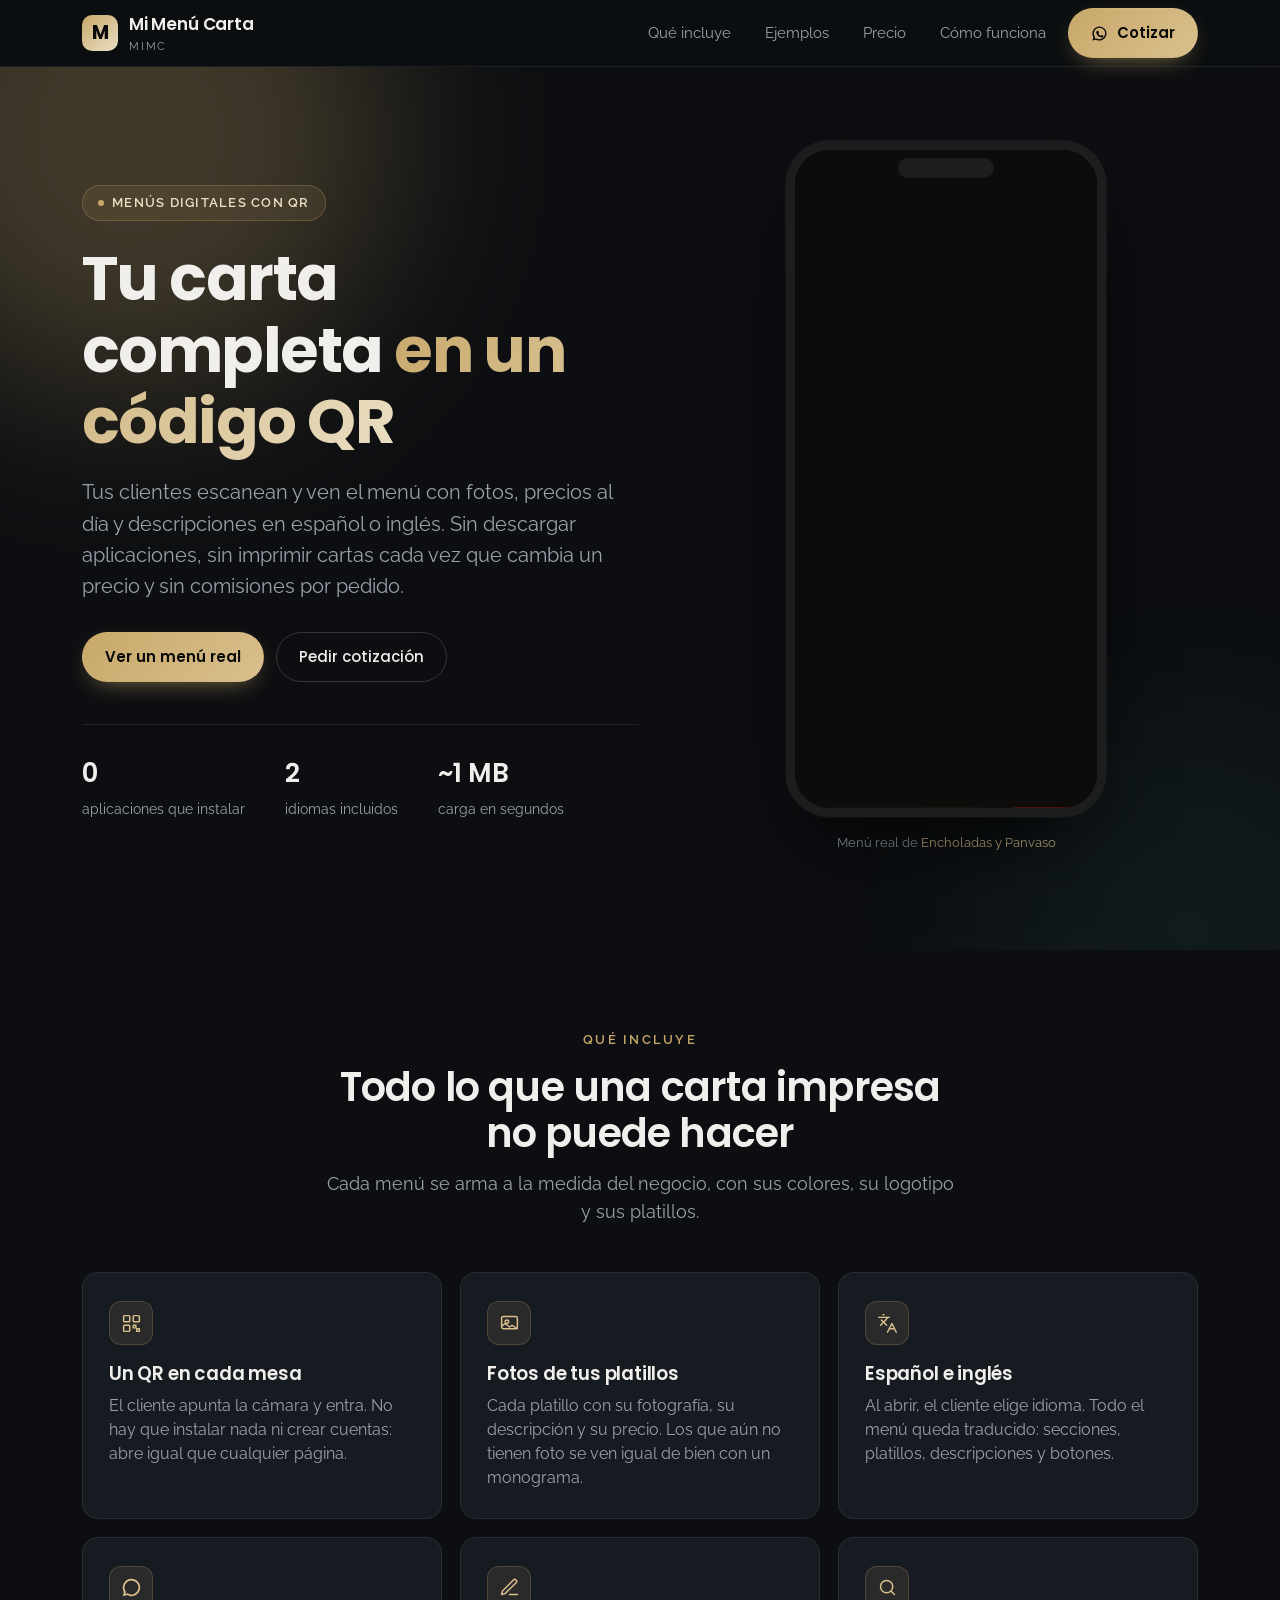
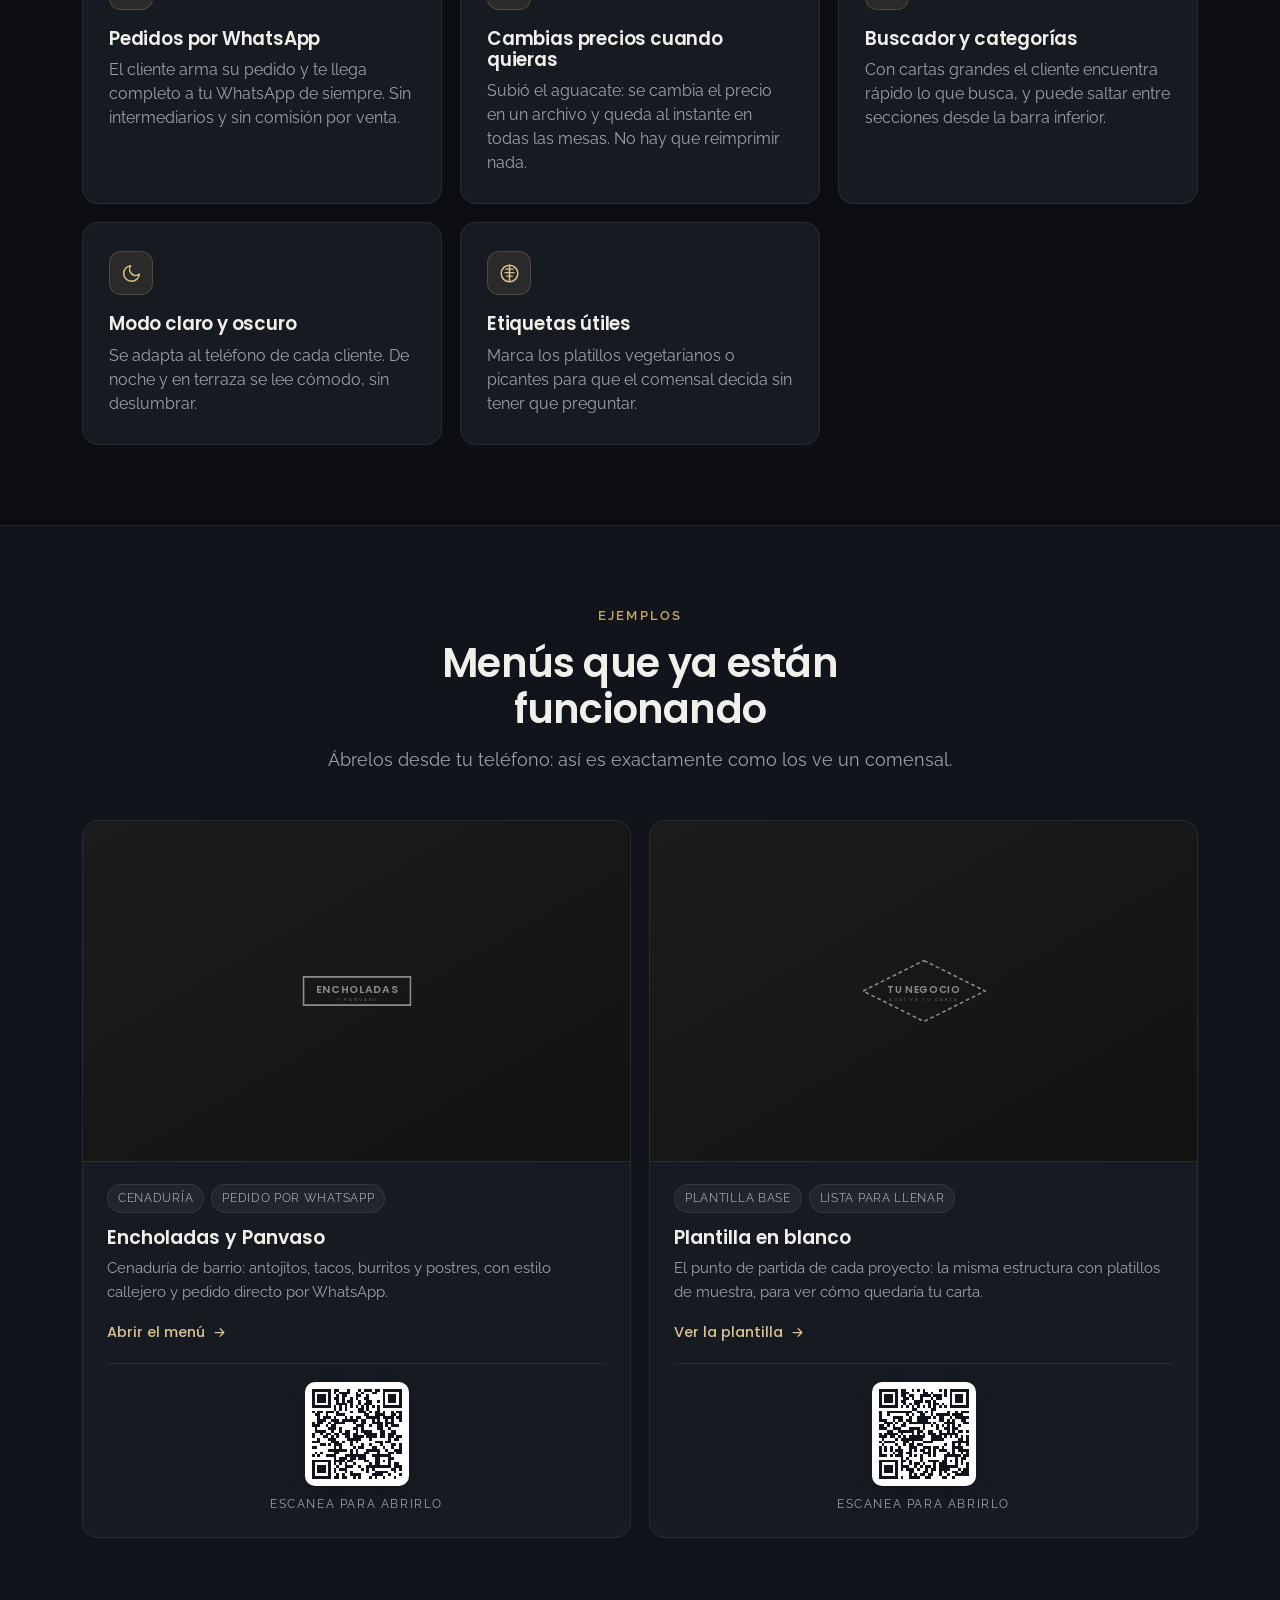
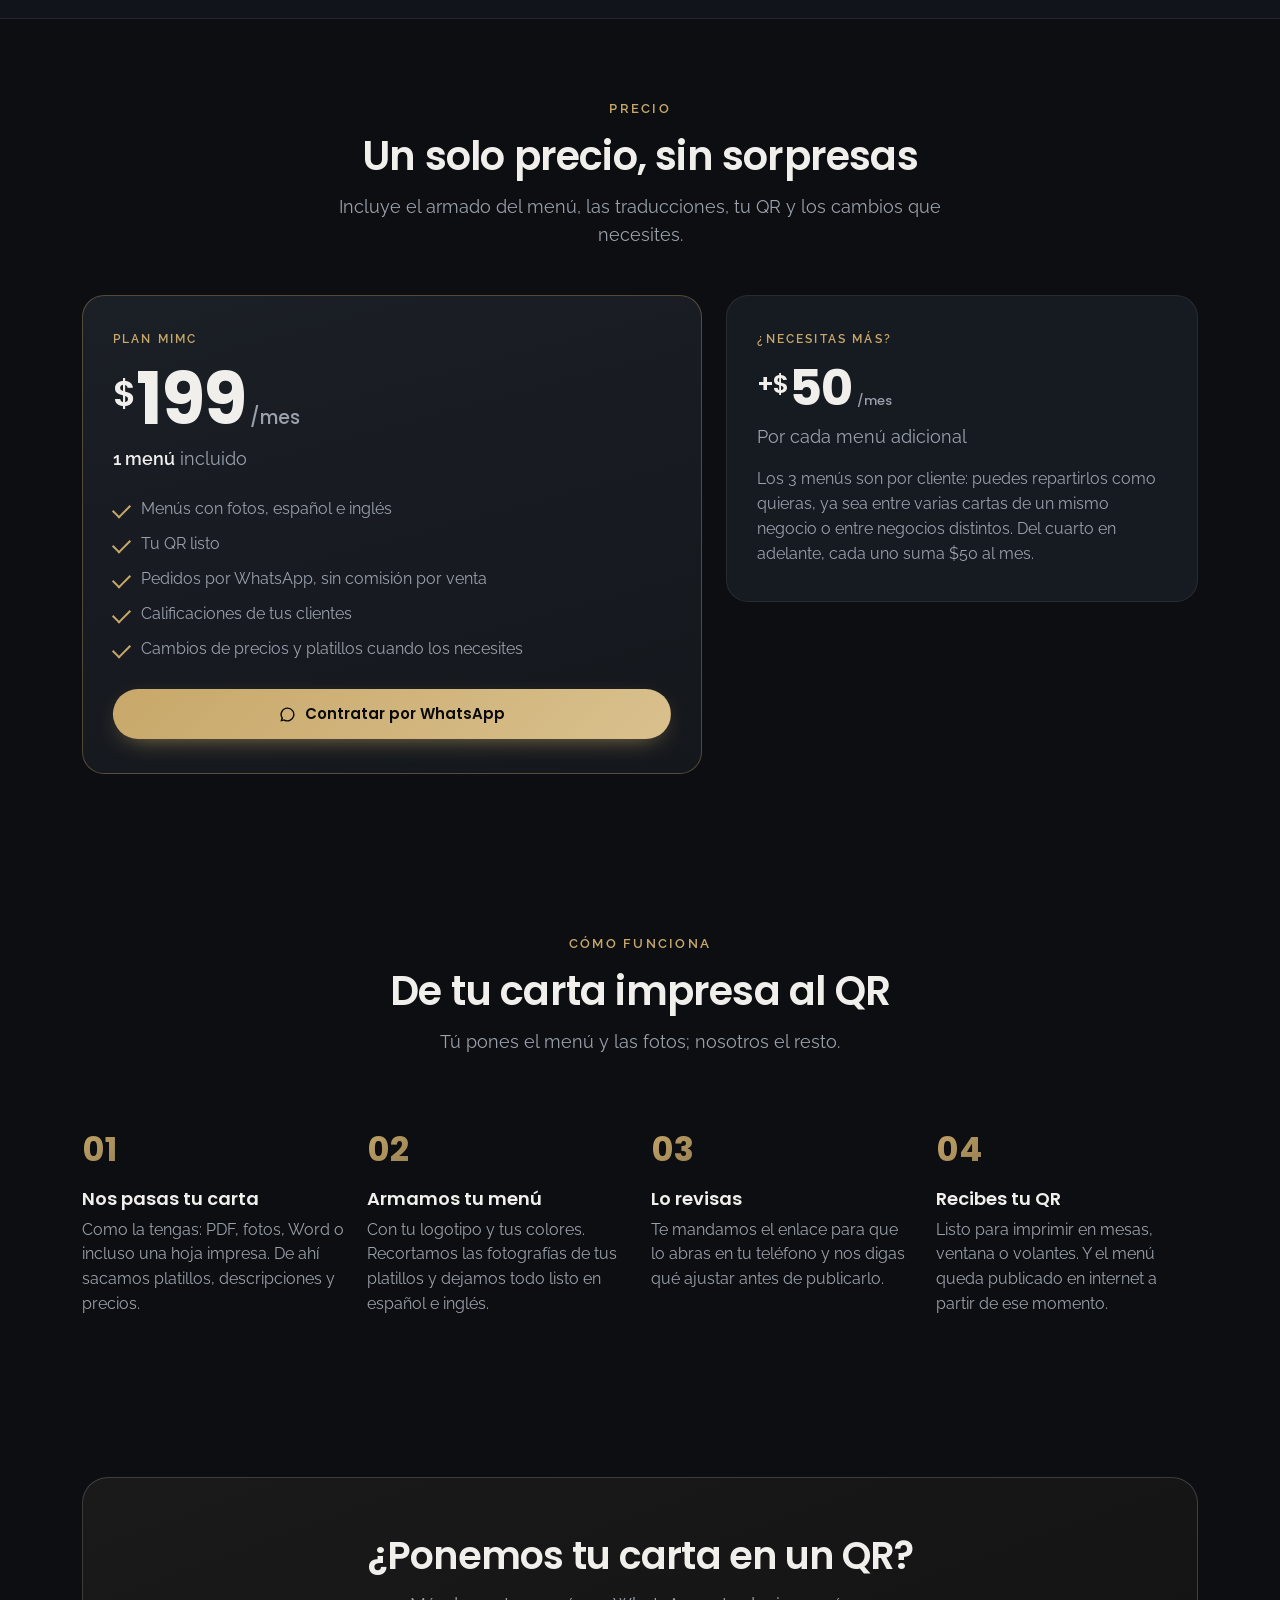
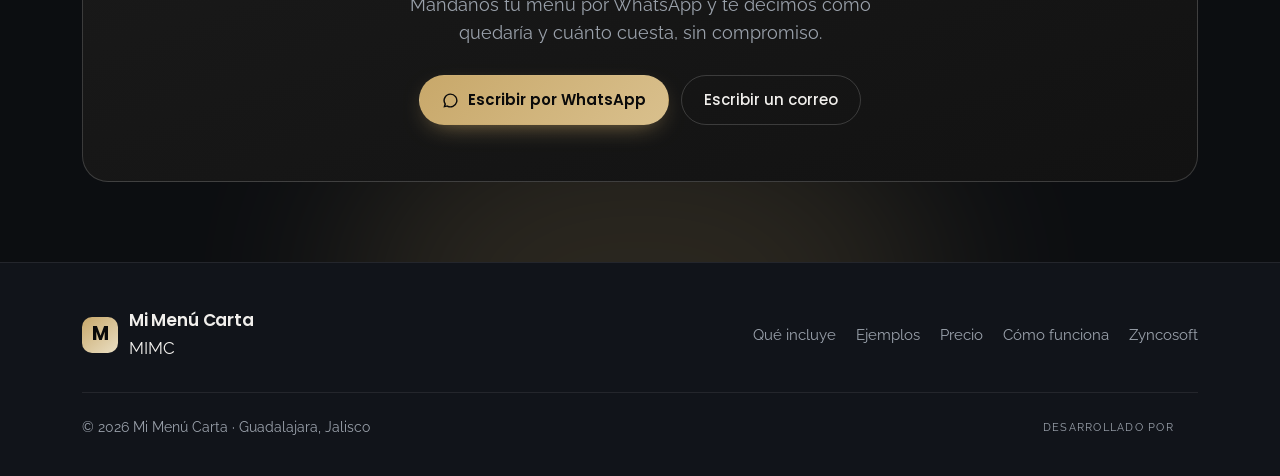
<file: index.html>
<!DOCTYPE html>
<html lang="es">
<head>
<meta charset="UTF-8">
<meta name="viewport" content="width=device-width, initial-scale=1.0, viewport-fit=cover">
<title>MIMC — Mi Menú Carta | Menús digitales con QR para restaurantes</title>
<meta name="description" content="Mi Menú Carta: la carta de tu restaurante en un código QR. Con fotos, precios al día, español e inglés y pedidos por WhatsApp. Sin apps y sin comisiones por pedido.">
<meta name="theme-color" content="#0c0e11">
<meta property="og:title" content="MIMC — Mi Menú Carta">
<meta property="og:description" content="La carta de tu restaurante en un código QR: fotos, precios al día y pedidos por WhatsApp.">
<meta property="og:type" content="website">

<link rel="preconnect" href="https://fonts.googleapis.com">
<link rel="preconnect" href="https://fonts.gstatic.com" crossorigin>
<link href="https://fonts.googleapis.com/css2?family=Poppins:wght@400;500;600;700&family=Raleway:wght@300;400;500;600&display=swap" rel="stylesheet">
<link rel="icon" href="data:image/svg+xml,<svg xmlns='http://www.w3.org/2000/svg' viewBox='0 0 100 100'><rect width='100' height='100' rx='22' fill='%23c8a86a'/><text x='50' y='68' font-family='Poppins,sans-serif' font-size='52' font-weight='700' fill='%230c0e11' text-anchor='middle'>M</text></svg>">

<link rel="stylesheet" href="assets/css/estilos.css">
</head>
<body>

<!-- ===================================================== BARRA SUPERIOR -->
<header class="barra">
  <div class="contenedor">
    <a class="marca" href="#inicio">
      <span class="marca-icono">M</span>
      <span>
        <b>Mi Menú Carta</b>
        <span class="sub">MIMC</span>
      </span>
    </a>

    <nav class="barra-acciones">
      <a class="enlace" href="#beneficios">Qué incluye</a>
      <a class="enlace" href="#ejemplos">Ejemplos</a>
      <a class="enlace" href="#precios">Precio</a>
      <a class="enlace" href="#pasos">Cómo funciona</a>
      <a class="btn btn-primario" href="https://wa.me/523339057215?text=Hola%2C%20me%20interesa%20un%20men%C3%BA%20digital%20MIMC%20para%20mi%20negocio."
         target="_blank" rel="noopener noreferrer">
        <svg viewBox="0 0 24 24" fill="currentColor" aria-hidden="true"><path d="M12 2a10 10 0 0 0-8.6 15.1L2 22l5-1.3A10 10 0 1 0 12 2zm0 2a8 8 0 1 1-4.1 14.9l-.3-.2-2.6.7.7-2.5-.2-.3A8 8 0 0 1 12 4zm-3 4.2c-.2 0-.5.1-.7.4-.3.3-.9.9-.9 2.1 0 1.3.9 2.5 1 2.6.1.2 1.7 2.8 4.3 3.8 2.1.8 2.5.7 3 .6.5-.1 1.5-.6 1.7-1.3.2-.6.2-1.2.1-1.3l-.6-.3-1.5-.7c-.2-.1-.4-.1-.5.1l-.7.9c-.1.2-.3.2-.5.1-.2-.1-1-.4-1.9-1.2-.7-.6-1.2-1.4-1.3-1.6-.1-.2 0-.4.1-.5l.4-.5.3-.5v-.4l-.6-1.6c-.2-.4-.4-.4-.5-.4H9z"/></svg>
        Cotizar
      </a>
    </nav>
  </div>
</header>

<!-- =============================================================== HERO -->
<section class="hero" id="inicio">
  <div class="brillo uno"></div>
  <div class="brillo dos"></div>

  <div class="contenedor">
    <div>
      <span class="pastilla"><i></i> Menús digitales con QR</span>

      <h1>Tu carta completa <em>en un código QR</em></h1>

      <p class="entrada">
        Tus clientes escanean y ven el menú con fotos, precios al día y descripciones
        en español o inglés. Sin descargar aplicaciones, sin imprimir cartas cada vez
        que cambia un precio y sin comisiones por pedido.
      </p>

      <div class="hero-botones">
        <a class="btn btn-primario" href="#ejemplos">Ver un menú real</a>
        <a class="btn btn-linea" href="https://wa.me/523339057215?text=Hola%2C%20me%20interesa%20un%20men%C3%BA%20digital%20MIMC%20para%20mi%20negocio."
           target="_blank" rel="noopener noreferrer">Pedir cotización</a>
      </div>

      <div class="hero-datos">
        <div><b>0</b><span>aplicaciones que instalar</span></div>
        <div><b>2</b><span>idiomas incluidos</span></div>
        <div><b>~1 MB</b><span>carga en segundos</span></div>
      </div>
    </div>

    <div>
      <div class="telefono">
        <iframe src="encholadas/menu.html" title="Ejemplo de menú digital: Encholadas y Panvaso"
                loading="lazy"></iframe>
      </div>
      <p class="telefono-pie">
        Menú real de <a href="encholadas/menu.html" target="_blank" rel="noopener">Encholadas y Panvaso</a>
      </p>
    </div>
  </div>
</section>

<!-- ========================================================= BENEFICIOS -->
<section id="beneficios">
  <div class="contenedor">
    <div class="seccion-cab">
      <span class="etiqueta">Qué incluye</span>
      <h2>Todo lo que una carta impresa no puede hacer</h2>
      <p>Cada menú se arma a la medida del negocio, con sus colores, su logotipo y sus platillos.</p>
    </div>

    <div class="rejilla">

      <article class="tarjeta">
        <div class="icono">
          <svg viewBox="0 0 24 24" fill="none" stroke="currentColor" stroke-width="1.7" stroke-linecap="round" stroke-linejoin="round"><rect x="3" y="3" width="7" height="7" rx="1"/><rect x="14" y="3" width="7" height="7" rx="1"/><rect x="3" y="14" width="7" height="7" rx="1"/><path d="M14 14h3v3h-3zM18 18h3v3h-3z"/></svg>
        </div>
        <h3>Un QR en cada mesa</h3>
        <p>El cliente apunta la cámara y entra. No hay que instalar nada ni crear cuentas: abre igual que cualquier página.</p>
      </article>

      <article class="tarjeta">
        <div class="icono">
          <svg viewBox="0 0 24 24" fill="none" stroke="currentColor" stroke-width="1.7" stroke-linecap="round" stroke-linejoin="round"><rect x="3" y="4" width="18" height="14" rx="2"/><circle cx="9" cy="10" r="2"/><path d="m3 15 4-3 5 4 3-2 6 4"/></svg>
        </div>
        <h3>Fotos de tus platillos</h3>
        <p>Cada platillo con su fotografía, su descripción y su precio. Los que aún no tienen foto se ven igual de bien con un monograma.</p>
      </article>

      <article class="tarjeta">
        <div class="icono">
          <svg viewBox="0 0 24 24" fill="none" stroke="currentColor" stroke-width="1.7" stroke-linecap="round" stroke-linejoin="round"><path d="m5 8 6 6M4 14l6-6 2-3M2 5h12M7 2h1M22 22l-5-10-5 10M14 18h6"/></svg>
        </div>
        <h3>Español e inglés</h3>
        <p>Al abrir, el cliente elige idioma. Todo el menú queda traducido: secciones, platillos, descripciones y botones.</p>
      </article>

      <article class="tarjeta">
        <div class="icono">
          <svg viewBox="0 0 24 24" fill="currentColor"><path d="M12 2a10 10 0 0 0-8.6 15.1L2 22l5-1.3A10 10 0 1 0 12 2zm0 2a8 8 0 1 1-4.1 14.9l-.3-.2-2.6.7.7-2.5-.2-.3A8 8 0 0 1 12 4z"/></svg>
        </div>
        <h3>Pedidos por WhatsApp</h3>
        <p>El cliente arma su pedido y te llega completo a tu WhatsApp de siempre. Sin intermediarios y sin comisión por venta.</p>
      </article>

      <article class="tarjeta">
        <div class="icono">
          <svg viewBox="0 0 24 24" fill="none" stroke="currentColor" stroke-width="1.7" stroke-linecap="round" stroke-linejoin="round"><path d="M12 20h9M16.5 3.5a2.1 2.1 0 0 1 3 3L7 19l-4 1 1-4z"/></svg>
        </div>
        <h3>Cambias precios cuando quieras</h3>
        <p>Subió el aguacate: se cambia el precio en un archivo y queda al instante en todas las mesas. No hay que reimprimir nada.</p>
      </article>

      <article class="tarjeta">
        <div class="icono">
          <svg viewBox="0 0 24 24" fill="none" stroke="currentColor" stroke-width="1.7" stroke-linecap="round" stroke-linejoin="round"><circle cx="11" cy="11" r="7"/><path d="M20 20l-3.5-3.5"/></svg>
        </div>
        <h3>Buscador y categorías</h3>
        <p>Con cartas grandes el cliente encuentra rápido lo que busca, y puede saltar entre secciones desde la barra inferior.</p>
      </article>

      <article class="tarjeta">
        <div class="icono">
          <svg viewBox="0 0 24 24" fill="none" stroke="currentColor" stroke-width="1.7" stroke-linecap="round" stroke-linejoin="round"><path d="M21 12.8A9 9 0 1 1 11.2 3a7 7 0 0 0 9.8 9.8z"/></svg>
        </div>
        <h3>Modo claro y oscuro</h3>
        <p>Se adapta al teléfono de cada cliente. De noche y en terraza se lee cómodo, sin deslumbrar.</p>
      </article>

      <article class="tarjeta">
        <div class="icono">
          <svg viewBox="0 0 24 24" fill="none" stroke="currentColor" stroke-width="1.7" stroke-linecap="round" stroke-linejoin="round"><path d="M12 3v18M8 7h8M7 11h10M9 15h6"/><circle cx="12" cy="12" r="9.5"/></svg>
        </div>
        <h3>Etiquetas útiles</h3>
        <p>Marca los platillos vegetarianos o picantes para que el comensal decida sin tener que preguntar.</p>
      </article>

    </div>
  </div>
</section>

<!-- =========================================================== EJEMPLOS -->
<section class="ejemplos" id="ejemplos">
  <div class="contenedor">
    <div class="seccion-cab">
      <span class="etiqueta">Ejemplos</span>
      <h2>Menús que ya están funcionando</h2>
      <p>Ábrelos desde tu teléfono: así es exactamente como los ve un comensal.</p>
    </div>

    <div class="rejilla">

      <!-- <a class="ejemplo" href="elmolletero/index.html" target="_blank" rel="noopener">
        <div class="ejemplo-visual">
          <svg class="rombo" viewBox="0 0 420 210" aria-hidden="true">
            <path d="M210 8 404 105 210 202 16 105Z" fill="none" stroke="currentColor" stroke-width="5"/>
            <path d="M210 26 380 105 210 184 40 105Z" fill="none" stroke="currentColor" stroke-width="1.6" opacity=".5"/>
            <text x="210" y="100" text-anchor="middle" font-family="Poppins, sans-serif" font-weight="600" font-size="34" letter-spacing="2" fill="currentColor">EL MOLLETERO</text>
            <text x="210" y="126" text-anchor="middle" font-family="Poppins, sans-serif" font-size="13" letter-spacing="6" fill="currentColor" opacity=".7">DE GUADALAJARA</text>
          </svg>
        </div>
        <div class="ejemplo-cuerpo">
          <div class="etiquetas">
            <span>123 platillos</span><span>Bilingüe</span><span>Con fotos</span>
          </div>
          <h3>El Molletero de Guadalajara</h3>
          <p>Carta completa de desayunos: molletes salados y dulces, chilaquiles, omelets, barra de café y coctelería.</p>
          <span class="ver">Abrir el menú
            <svg viewBox="0 0 24 24" fill="none" stroke="currentColor" stroke-width="2" stroke-linecap="round" stroke-linejoin="round"><path d="M5 12h14M13 6l6 6-6 6"/></svg>
          </span>
          <div class="qr-bloque">
            <div class="qr-lienzo" data-qr="elmolletero/index.html" data-qr-nombre="El Molletero de Guadalajara"></div>
            <span class="qr-pie">Escanea para abrirlo</span>
          </div>
        </div>
      </a> -->

      <a class="ejemplo" href="encholadas/menu.html" target="_blank" rel="noopener">
        <div class="ejemplo-visual">
          <svg class="rombo" viewBox="0 0 420 210" aria-hidden="true">
            <path d="M40 60h340v90H40z" fill="none" stroke="currentColor" stroke-width="5"/>
            <text x="210" y="112" text-anchor="middle" font-family="Poppins, sans-serif" font-weight="600" font-size="34" letter-spacing="2" fill="currentColor">ENCHOLADAS</text>
            <text x="210" y="136" text-anchor="middle" font-family="Poppins, sans-serif" font-size="13" letter-spacing="6" fill="currentColor" opacity=".7">Y PANVASO</text>
          </svg>
        </div>
        <div class="ejemplo-cuerpo">
          <div class="etiquetas">
            <span>Cenaduría</span><span>Pedido por WhatsApp</span>
          </div>
          <h3>Encholadas y Panvaso</h3>
          <p>Cenaduría de barrio: antojitos, tacos, burritos y postres, con estilo callejero y pedido directo por WhatsApp.</p>
          <span class="ver">Abrir el menú
            <svg viewBox="0 0 24 24" fill="none" stroke="currentColor" stroke-width="2" stroke-linecap="round" stroke-linejoin="round"><path d="M5 12h14M13 6l6 6-6 6"/></svg>
          </span>
          <div class="qr-bloque">
            <div class="qr-lienzo" data-qr="encholadas/menu.html" data-qr-nombre="Encholadas y Panvaso"></div>
            <span class="qr-pie">Escanea para abrirlo</span>
          </div>
        </div>
      </a>

      <a class="ejemplo" href="plantilla/index.html" target="_blank" rel="noopener">
        <div class="ejemplo-visual">
          <svg class="rombo" viewBox="0 0 420 210" aria-hidden="true">
            <path d="M210 8 404 105 210 202 16 105Z" fill="none" stroke="currentColor" stroke-width="5" stroke-dasharray="12 9"/>
            <text x="210" y="112" text-anchor="middle" font-family="Poppins, sans-serif" font-weight="600" font-size="32" letter-spacing="2" fill="currentColor">TU NEGOCIO</text>
            <text x="210" y="136" text-anchor="middle" font-family="Poppins, sans-serif" font-size="13" letter-spacing="6" fill="currentColor" opacity=".7">AQUÍ VA TU CARTA</text>
          </svg>
        </div>
        <div class="ejemplo-cuerpo">
          <div class="etiquetas">
            <span>Plantilla base</span><span>Lista para llenar</span>
          </div>
          <h3>Plantilla en blanco</h3>
          <p>El punto de partida de cada proyecto: la misma estructura con platillos de muestra, para ver cómo quedaría tu carta.</p>
          <span class="ver">Ver la plantilla
            <svg viewBox="0 0 24 24" fill="none" stroke="currentColor" stroke-width="2" stroke-linecap="round" stroke-linejoin="round"><path d="M5 12h14M13 6l6 6-6 6"/></svg>
          </span>
          <div class="qr-bloque">
            <div class="qr-lienzo" data-qr="plantilla/index.html" data-qr-nombre="la plantilla"></div>
            <span class="qr-pie">Escanea para abrirlo</span>
          </div>
        </div>
      </a>

    </div>
  </div>
</section>

<!-- ============================================================= PRECIOS -->
<section id="precios">
  <div class="contenedor">
    <div class="seccion-cab">
      <span class="etiqueta">Precio</span>
      <h2>Un solo precio, sin sorpresas</h2>
      <p>Incluye el armado del menú, las traducciones, tu QR y los cambios que necesites.</p>
    </div>

    <div class="precio-caja">
      <div class="precio-principal">
        <span class="precio-etiqueta">Plan MIMC</span>
        <p class="precio-cifra"><span class="moneda">$</span>199<span class="periodo">/mes</span></p>
        <p class="precio-detalle"><strong>1 menú</strong> incluido</p>

        <ul class="precio-lista">
          <li>Menús con fotos, español e inglés</li>
          <li>Tu QR listo </li>
          <li>Pedidos por WhatsApp, sin comisión por venta</li>
          <li>Calificaciones de tus clientes</li>
          <li>Cambios de precios y platillos cuando los necesites</li>
        </ul>

        <a class="btn btn-primario" href="https://wa.me/523339057215?text=Hola%2C%20me%20interesa%20el%20plan%20MIMC%20de%20%24199%20al%20mes."
           target="_blank" rel="noopener noreferrer">
          <svg viewBox="0 0 24 24" fill="currentColor" aria-hidden="true"><path d="M12 2a10 10 0 0 0-8.6 15.1L2 22l5-1.3A10 10 0 1 0 12 2zm0 2a8 8 0 1 1-4.1 14.9l-.3-.2-2.6.7.7-2.5-.2-.3A8 8 0 0 1 12 4z"/></svg>
          Contratar por WhatsApp
        </a>
      </div>

      <div class="precio-extra">
        <span class="precio-etiqueta">¿Necesitas más?</span>
        <p class="precio-cifra chica"><span class="moneda">+$</span>50<span class="periodo">/mes</span></p>
        <p class="precio-detalle">Por cada menú adicional</p>
        <p class="precio-nota">
          Los 3 menús son por cliente: puedes repartirlos como quieras, ya sea
          entre varias cartas de un mismo negocio o entre negocios distintos.
          Del cuarto en adelante, cada uno suma $50 al mes.
        </p>
      </div>
    </div>
  </div>
</section>

<!-- ============================================================== PASOS -->
<section id="pasos">
  <div class="contenedor">
    <div class="seccion-cab">
      <span class="etiqueta">Cómo funciona</span>
      <h2>De tu carta impresa al QR</h2>
      <p>Tú pones el menú y las fotos; nosotros el resto.</p>
    </div>

    <div class="pasos">
      <div class="paso">
        <h3>Nos pasas tu carta</h3>
        <p>Como la tengas: PDF, fotos, Word o incluso una hoja impresa. De ahí sacamos platillos, descripciones y precios.</p>
      </div>
      <div class="paso">
        <h3>Armamos tu menú</h3>
        <p>Con tu logotipo y tus colores. Recortamos las fotografías de tus platillos y dejamos todo listo en español e inglés.</p>
      </div>
      <div class="paso">
        <h3>Lo revisas</h3>
        <p>Te mandamos el enlace para que lo abras en tu teléfono y nos digas qué ajustar antes de publicarlo.</p>
      </div>
      <div class="paso">
        <h3>Recibes tu QR</h3>
        <p>Listo para imprimir en mesas, ventana o volantes. Y el menú queda publicado en internet a partir de ese momento.</p>
      </div>
    </div>
  </div>
</section>

<!-- ============================================================= CIERRE -->
<section class="cierre">
  <div class="brillo"></div>
  <div class="contenedor">
    <div class="cierre-caja">
      <h2>¿Ponemos tu carta en un QR?</h2>
      <p>Mándanos tu menú por WhatsApp y te decimos cómo quedaría y cuánto cuesta, sin compromiso.</p>
      <div class="cierre-botones">
        <a class="btn btn-primario" href="https://wa.me/523339057215?text=Hola%2C%20me%20interesa%20un%20men%C3%BA%20digital%20MIMC%20para%20mi%20negocio."
           target="_blank" rel="noopener noreferrer">
          <svg viewBox="0 0 24 24" fill="currentColor" aria-hidden="true"><path d="M12 2a10 10 0 0 0-8.6 15.1L2 22l5-1.3A10 10 0 1 0 12 2zm0 2a8 8 0 1 1-4.1 14.9l-.3-.2-2.6.7.7-2.5-.2-.3A8 8 0 0 1 12 4z"/></svg>
          Escribir por WhatsApp
        </a>
        <a class="btn btn-linea" href="mailto:zyncosoft@gmail.com?subject=Men%C3%BA%20digital%20MIMC">Escribir un correo</a>
      </div>
    </div>
  </div>
</section>

<!-- ================================================================ PIE -->
<footer>
  <div class="contenedor">
    <div class="pie-fila">
      <a class="marca" href="#inicio">
        <span class="marca-icono">M</span>
        <span>
          <b>Mi Menú Carta</b>
          <span>MIMC</span>
        </span>
      </a>

      <nav class="pie-enlaces">
        <a href="#beneficios">Qué incluye</a>
        <a href="#ejemplos">Ejemplos</a>
        <a href="#precios">Precio</a>
        <a href="#pasos">Cómo funciona</a>
        <a href="https://zyncosoft.pages.dev" target="_blank" rel="noopener noreferrer">Zyncosoft</a>
      </nav>
    </div>

    <div class="pie-abajo">
      <span>© <span id="anio">2026</span> Mi Menú Carta · Guadalajara, Jalisco</span>

      <a class="credito" href="https://zyncosoft.pages.dev" target="_blank"
         rel="noopener noreferrer" title="Desarrollado por Zyncosoft">
        <span>Desarrollado por</span>
        <img src="assets/img/zyncosoft.png" alt="Zyncosoft" width="16" height="16" loading="lazy">
      </a>
    </div>
  </div>
</footer>

<script src="assets/js/vendor/qrcode.min.js"></script>
<script src="assets/js/app.js"></script>

</body>
</html>
</file>
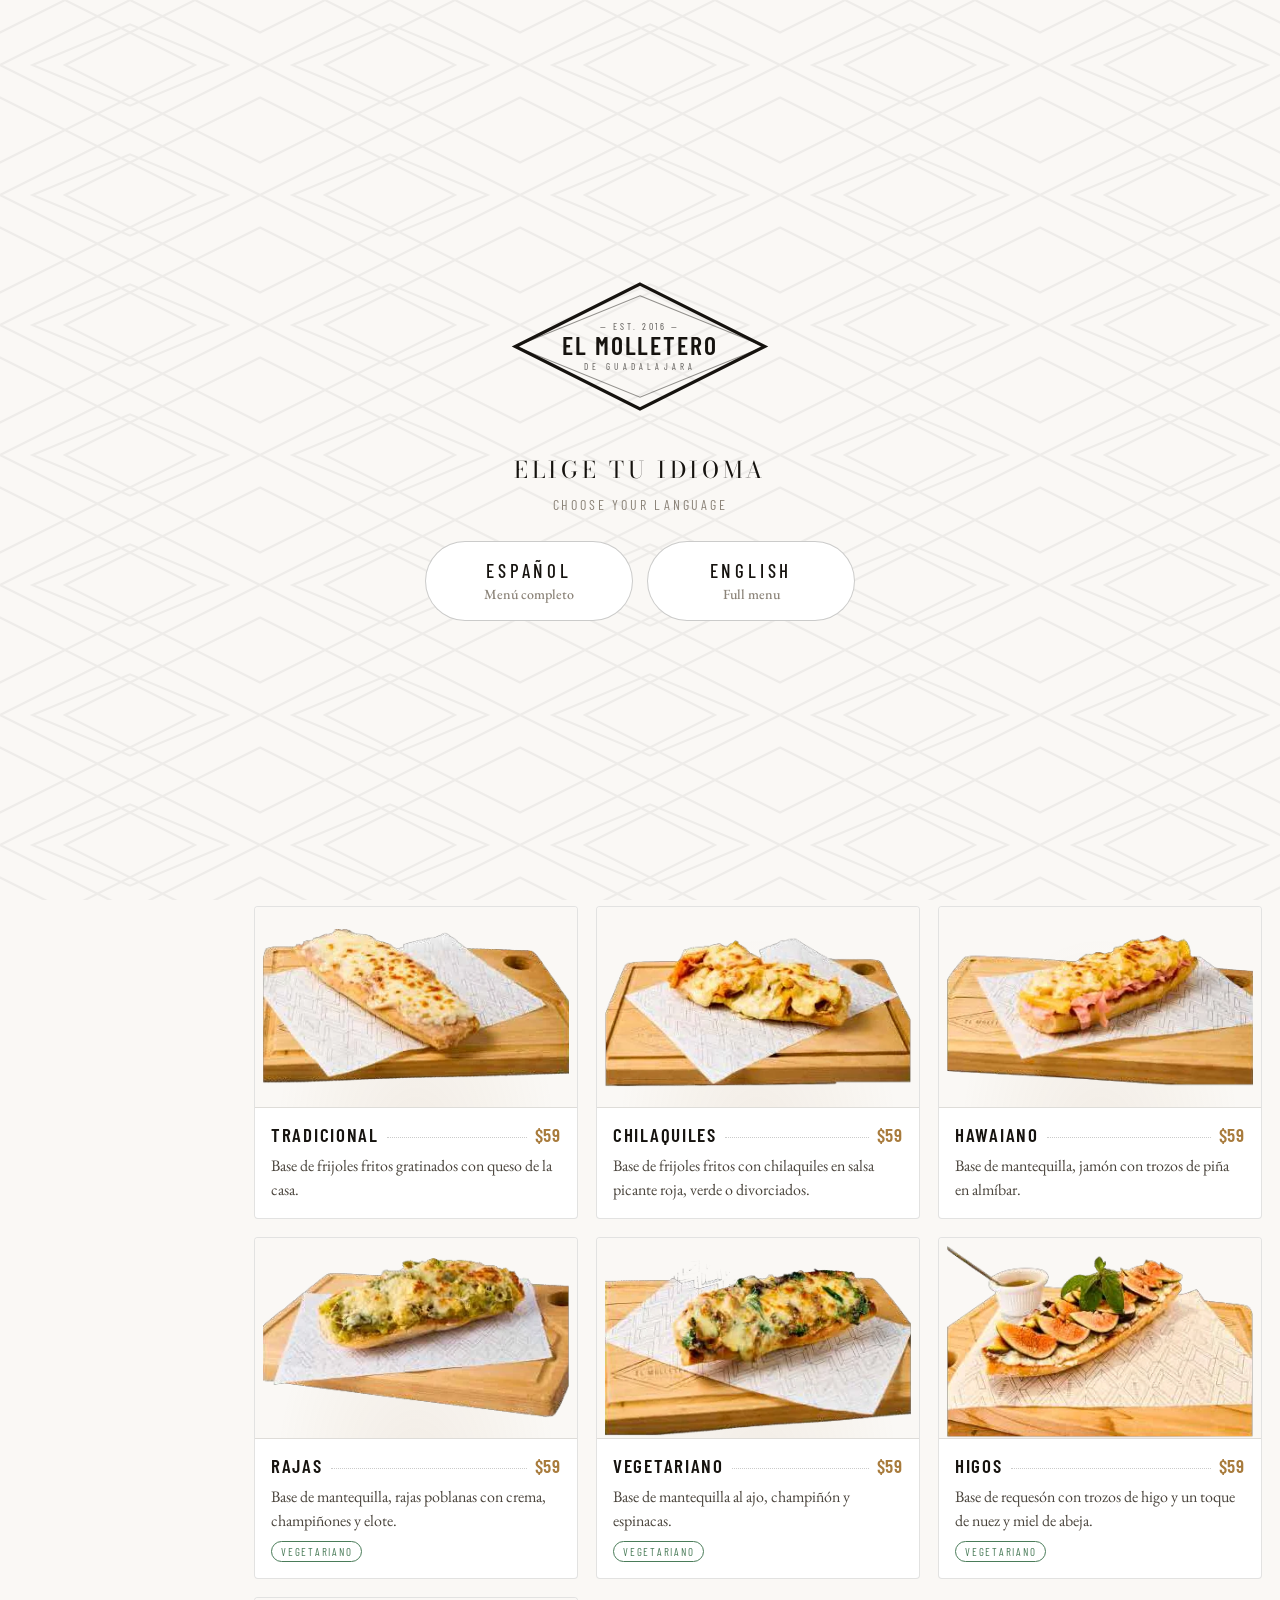
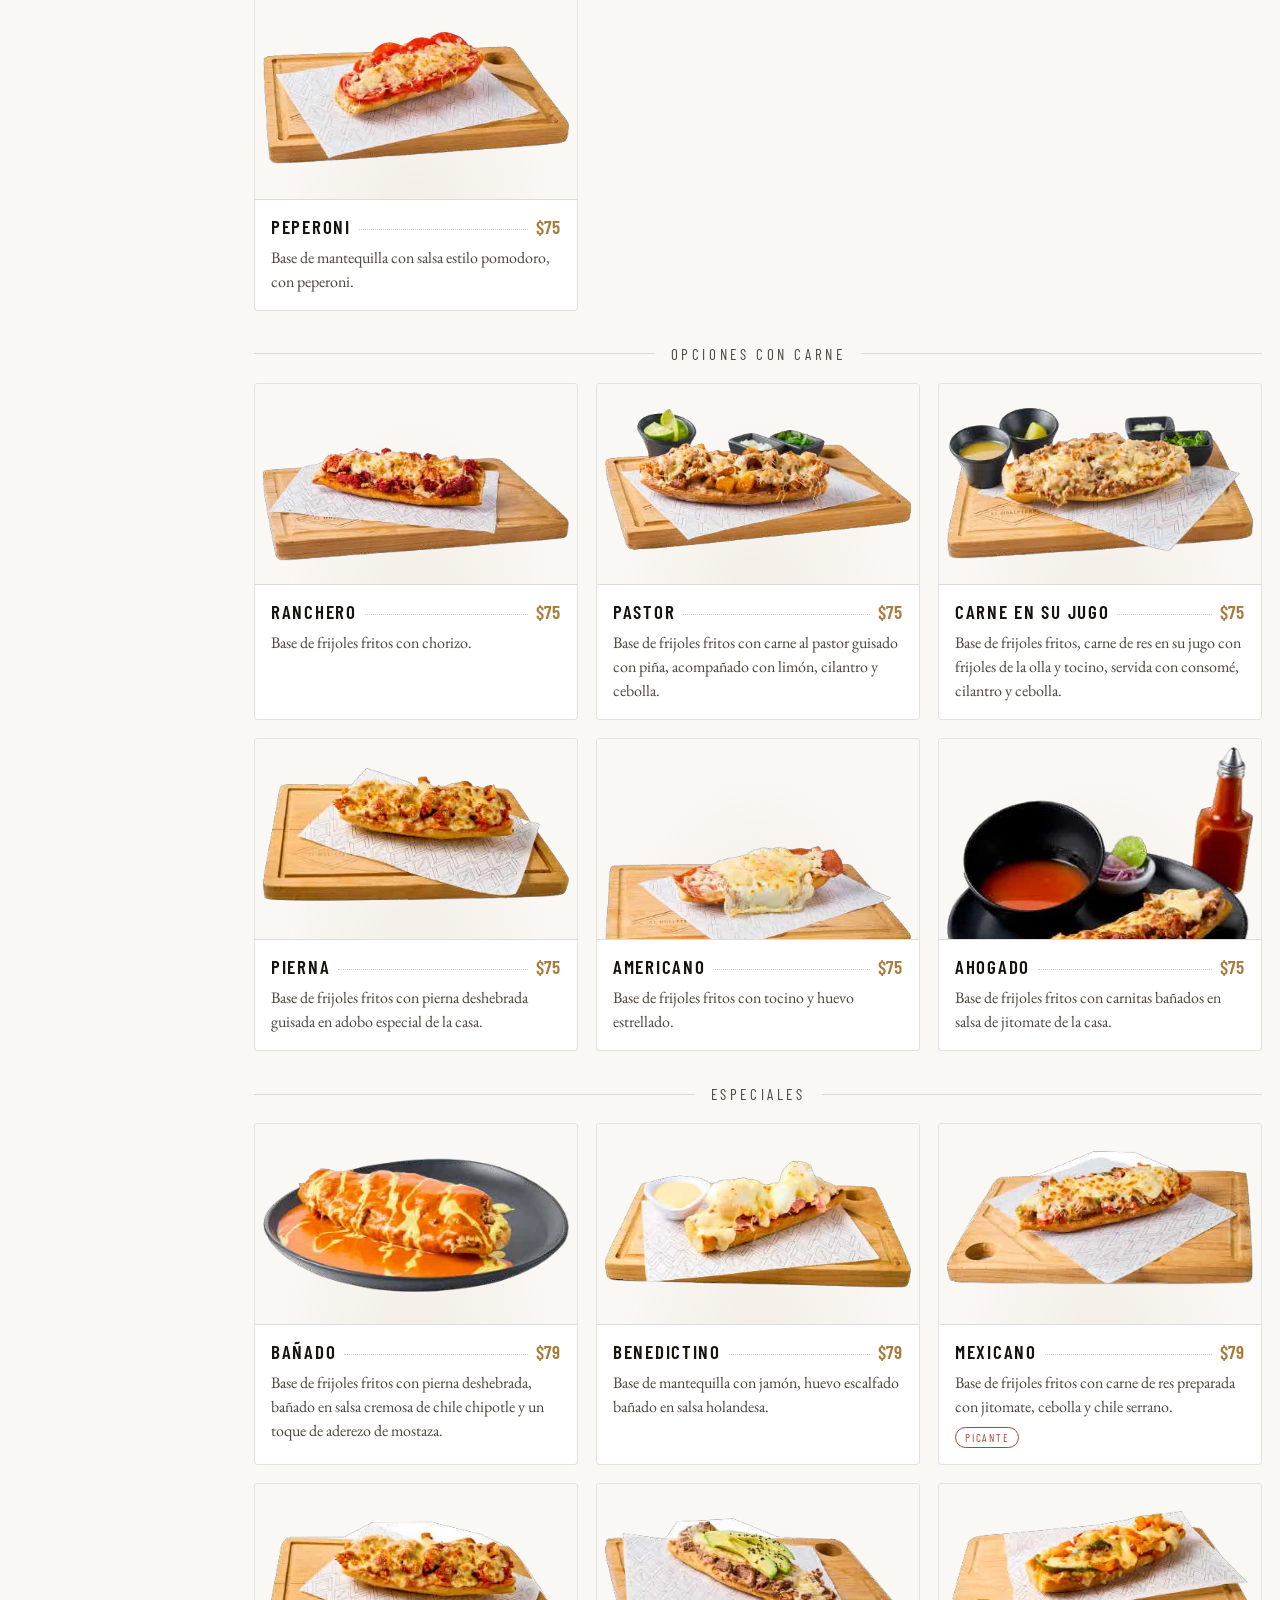
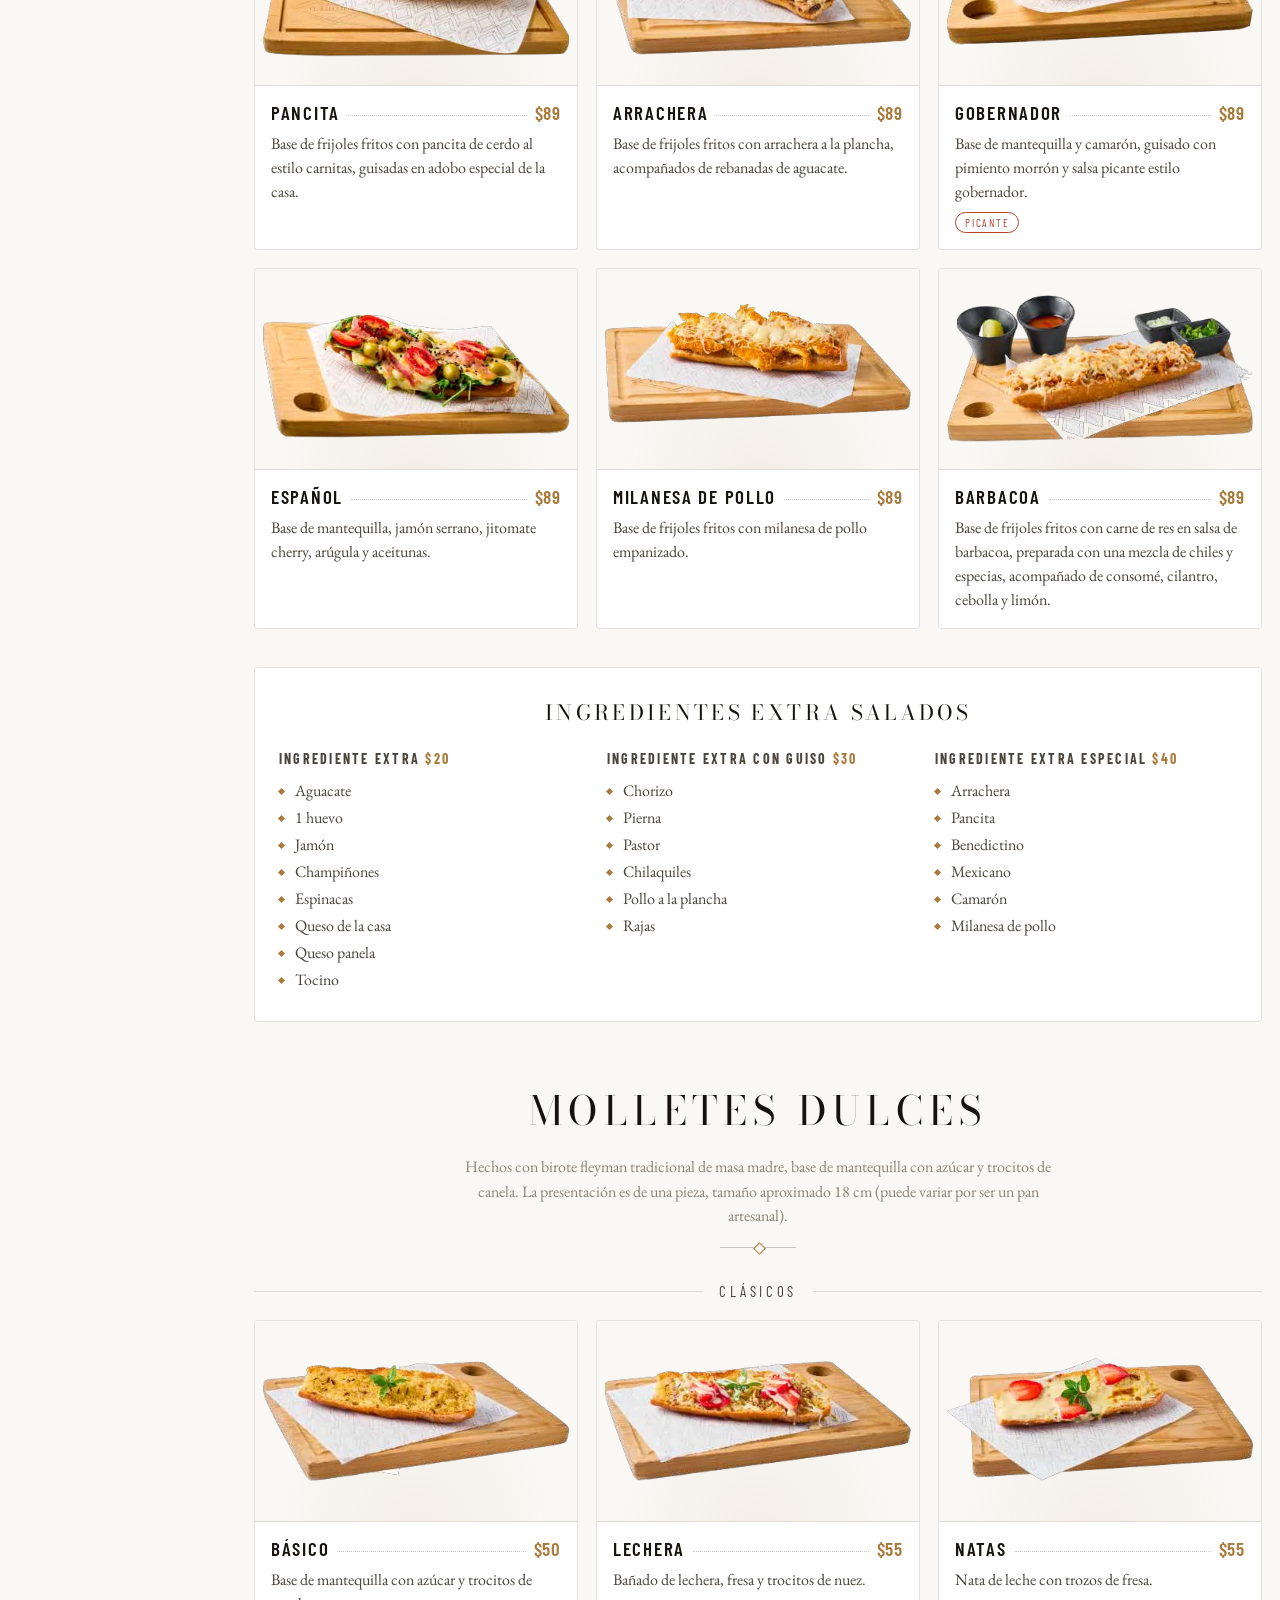
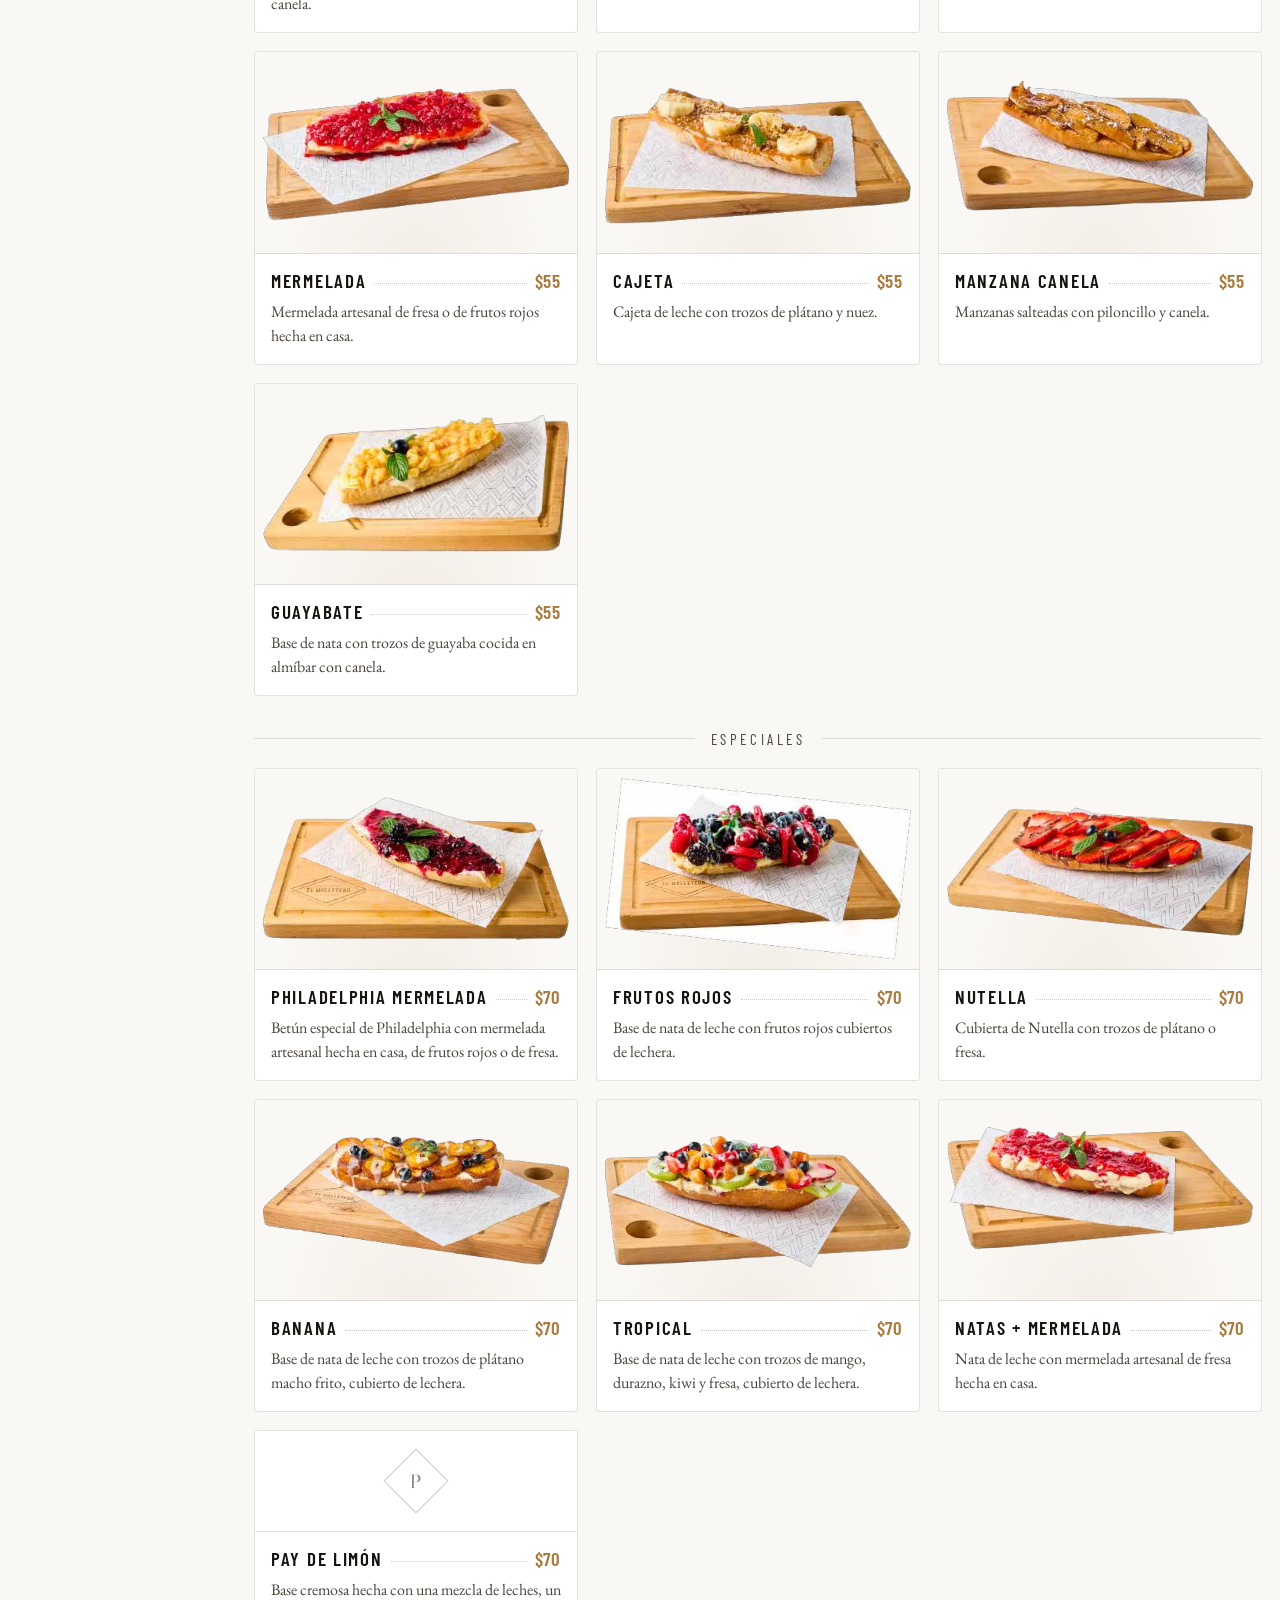
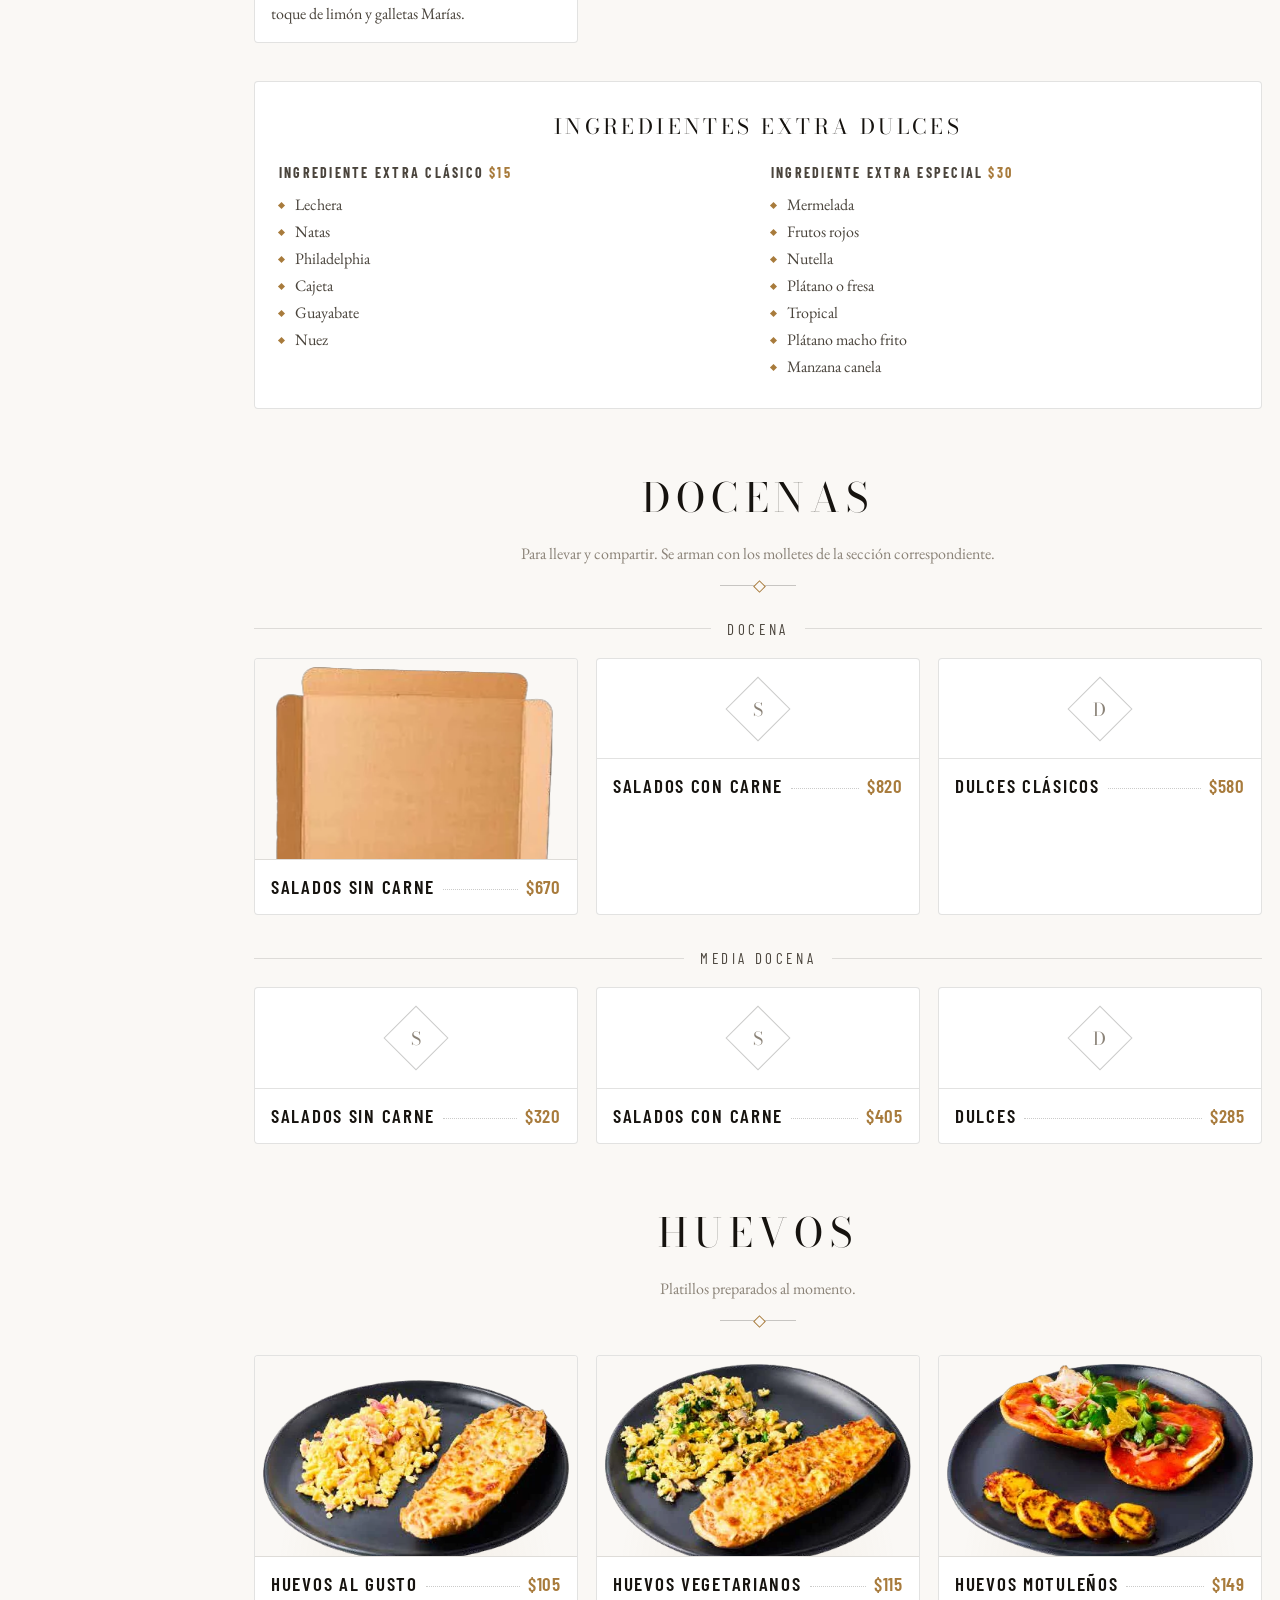
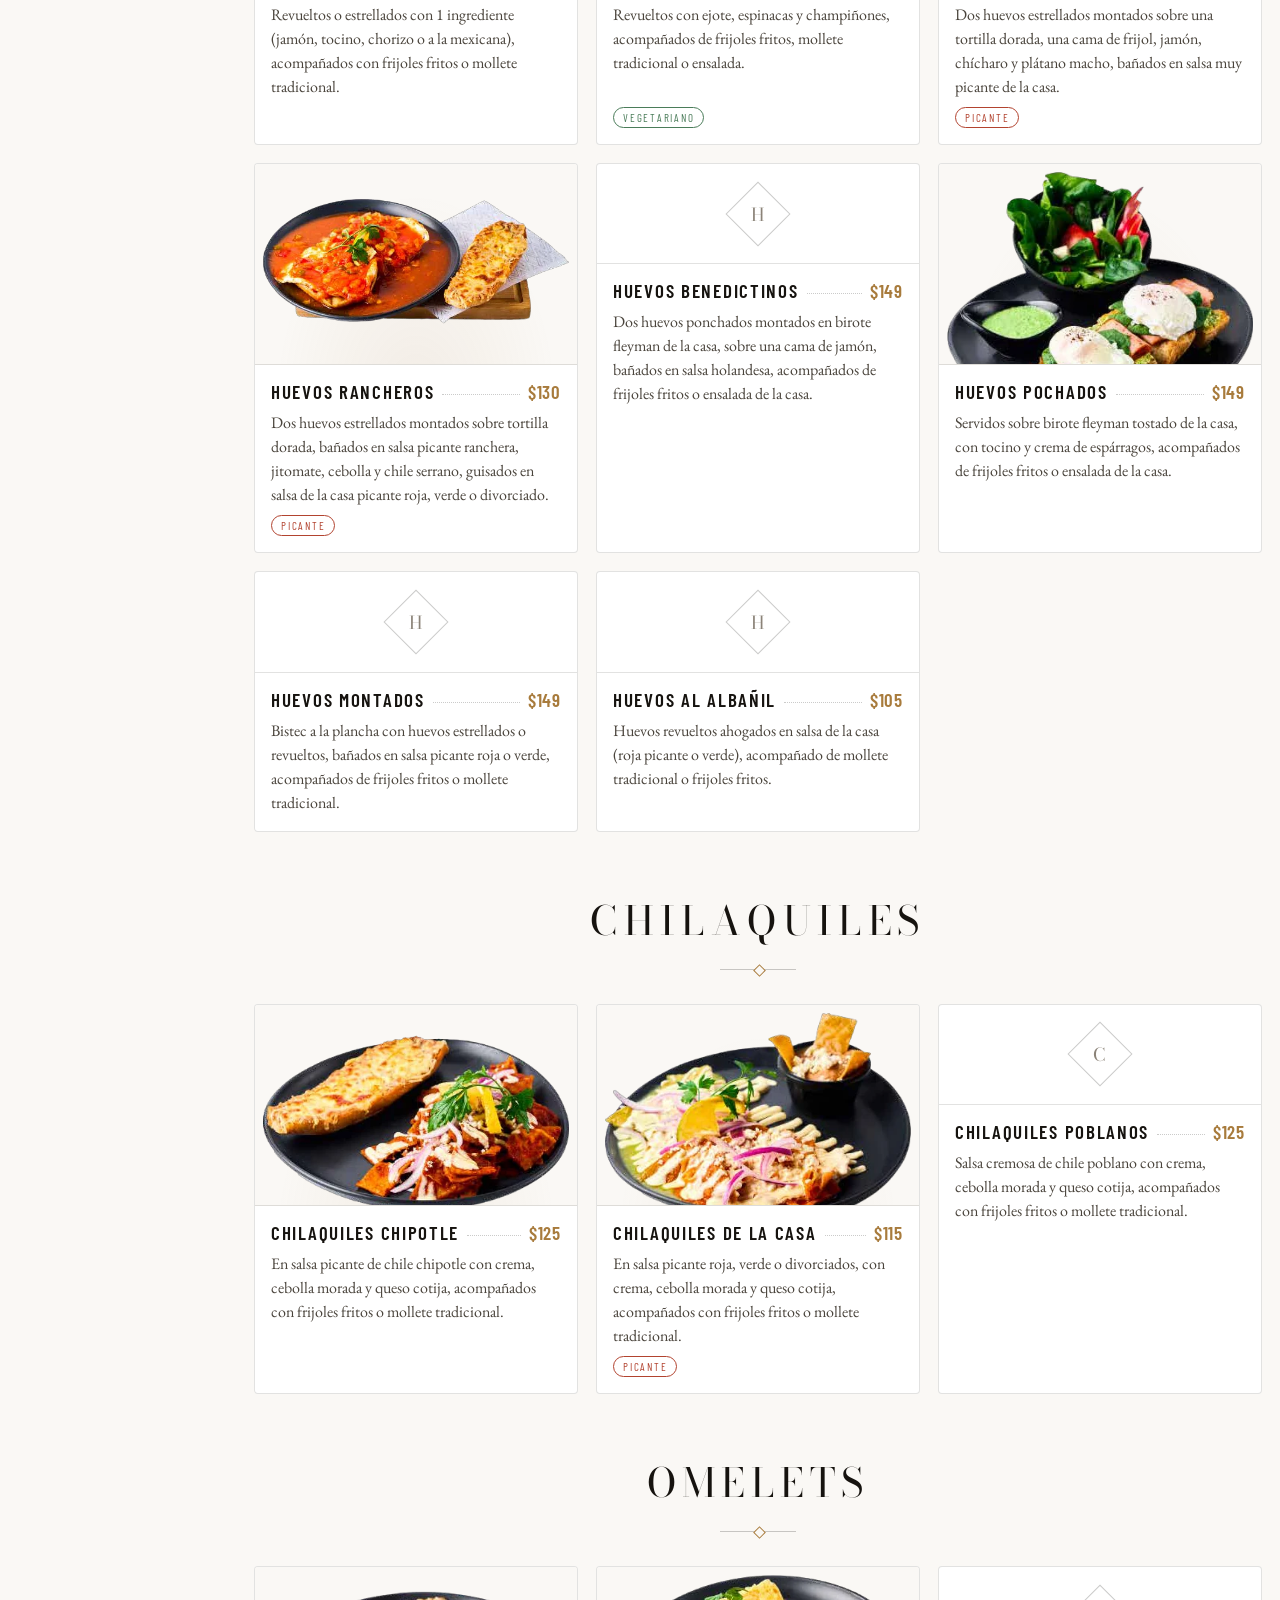
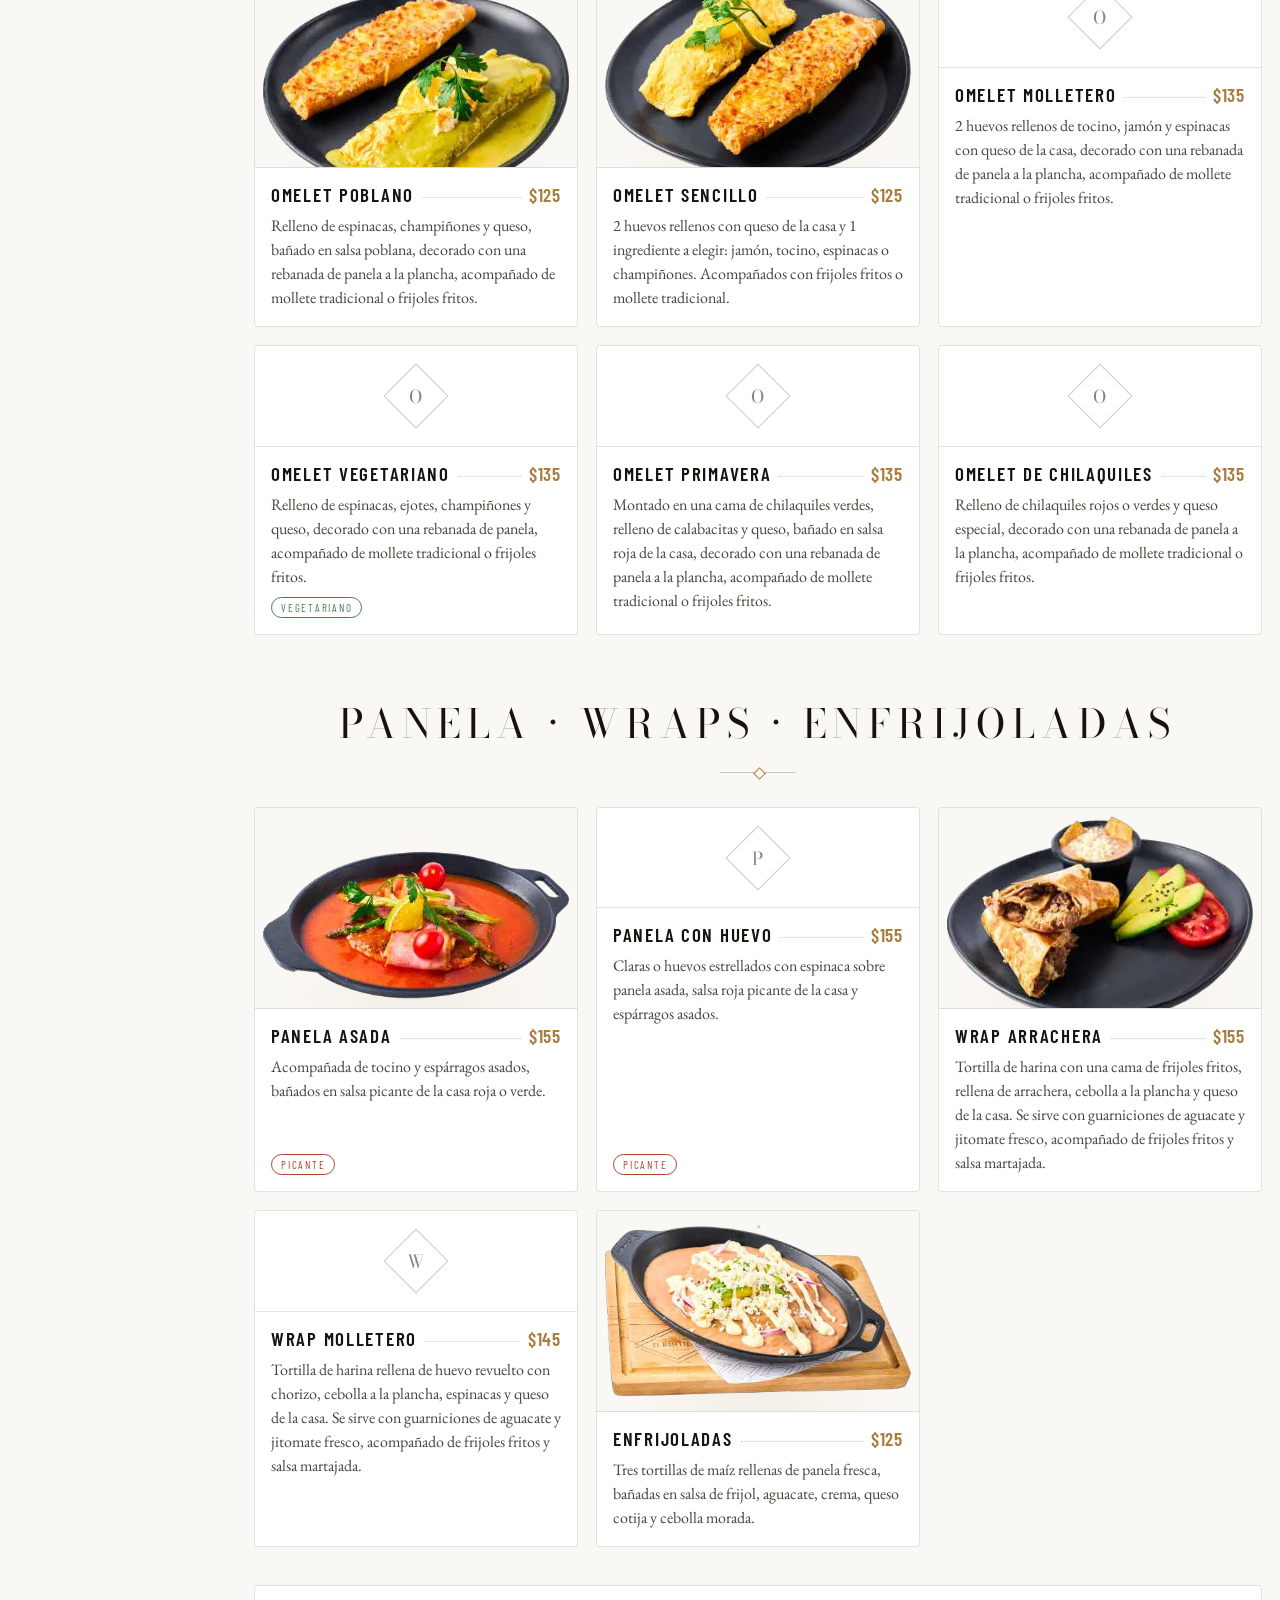
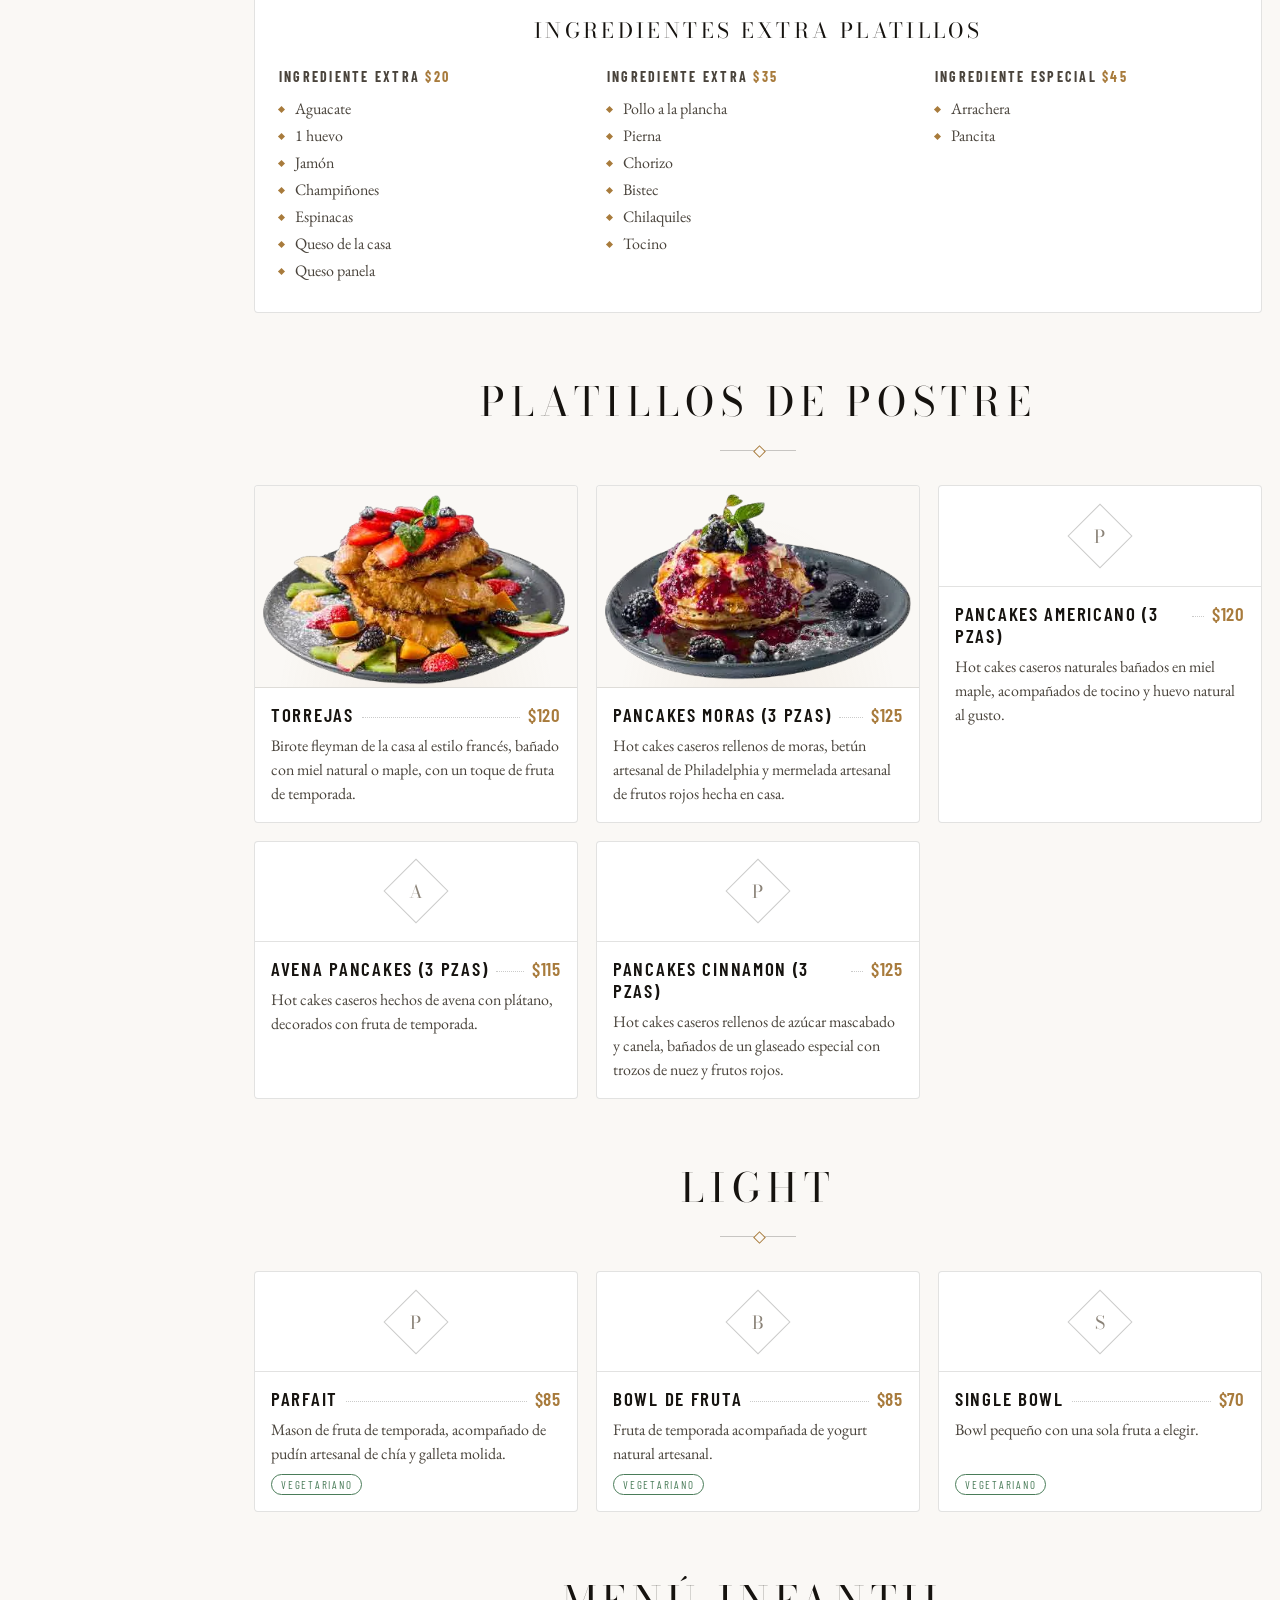
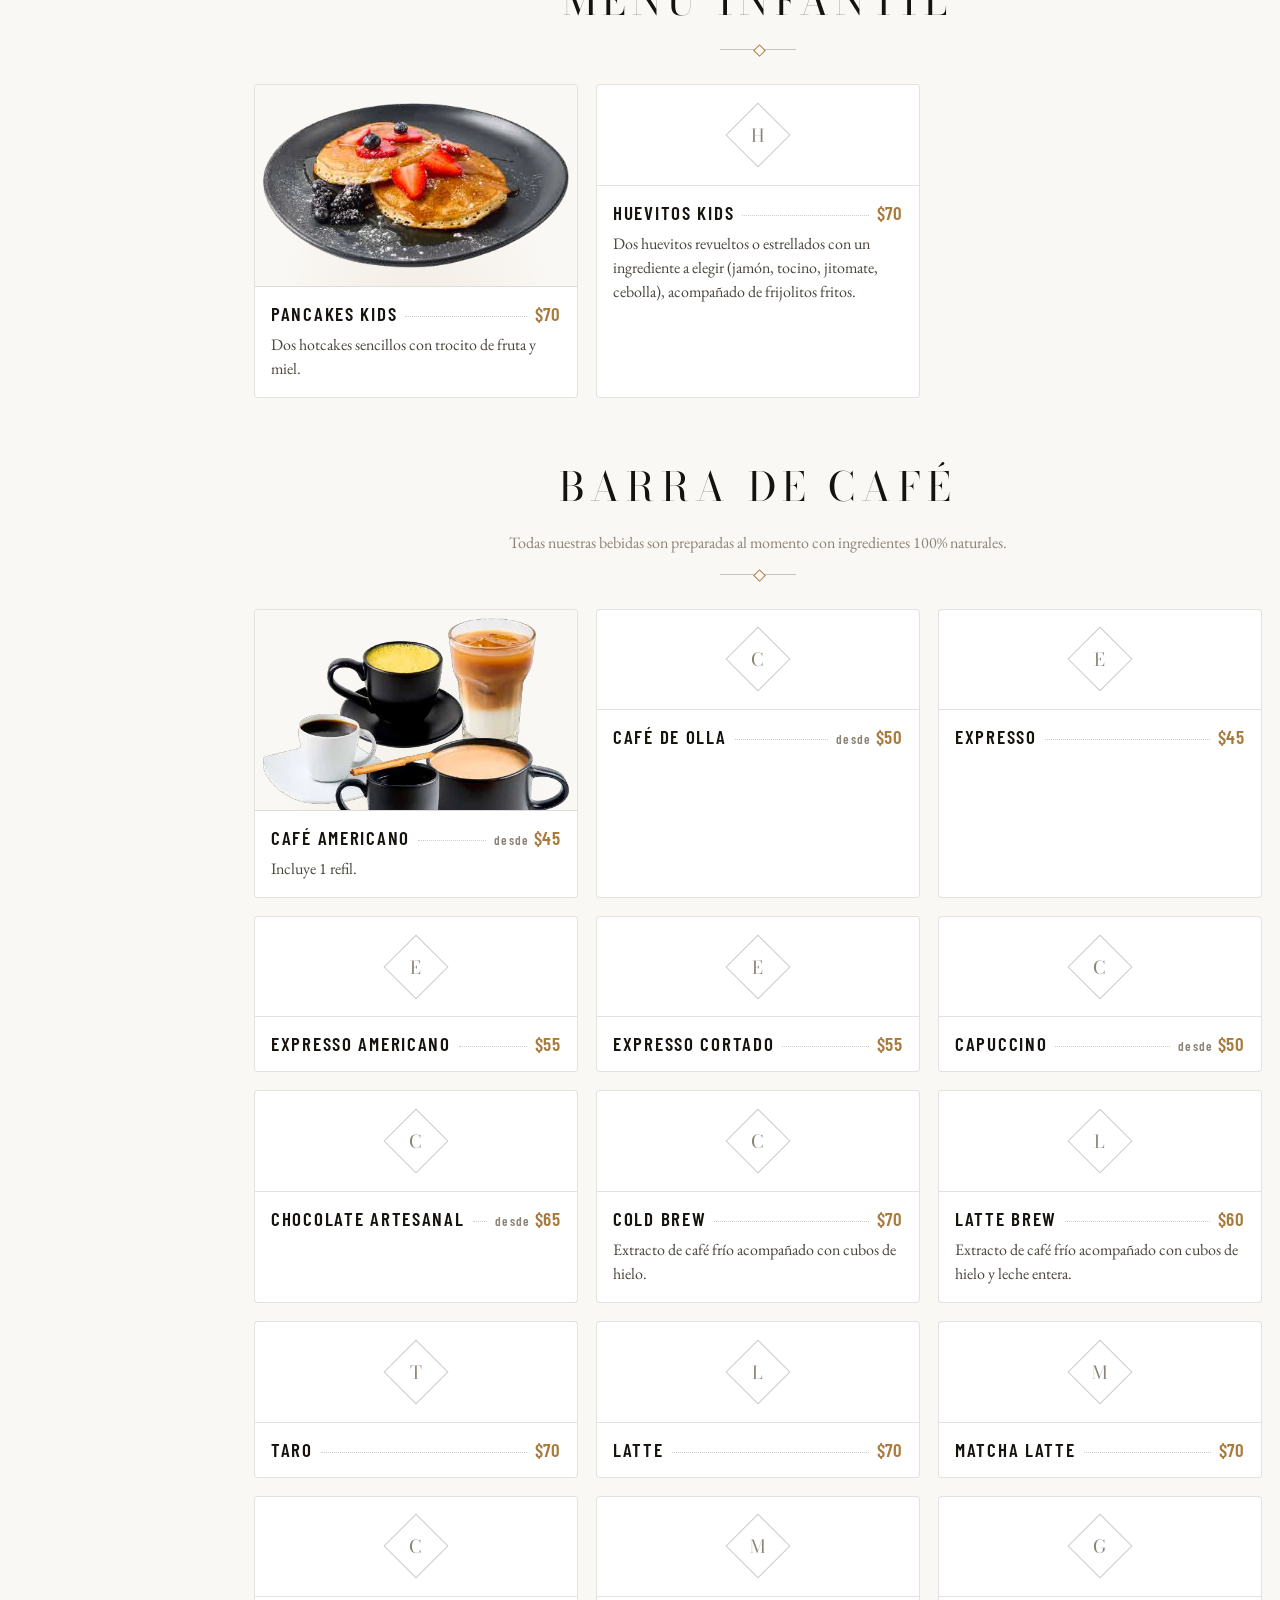
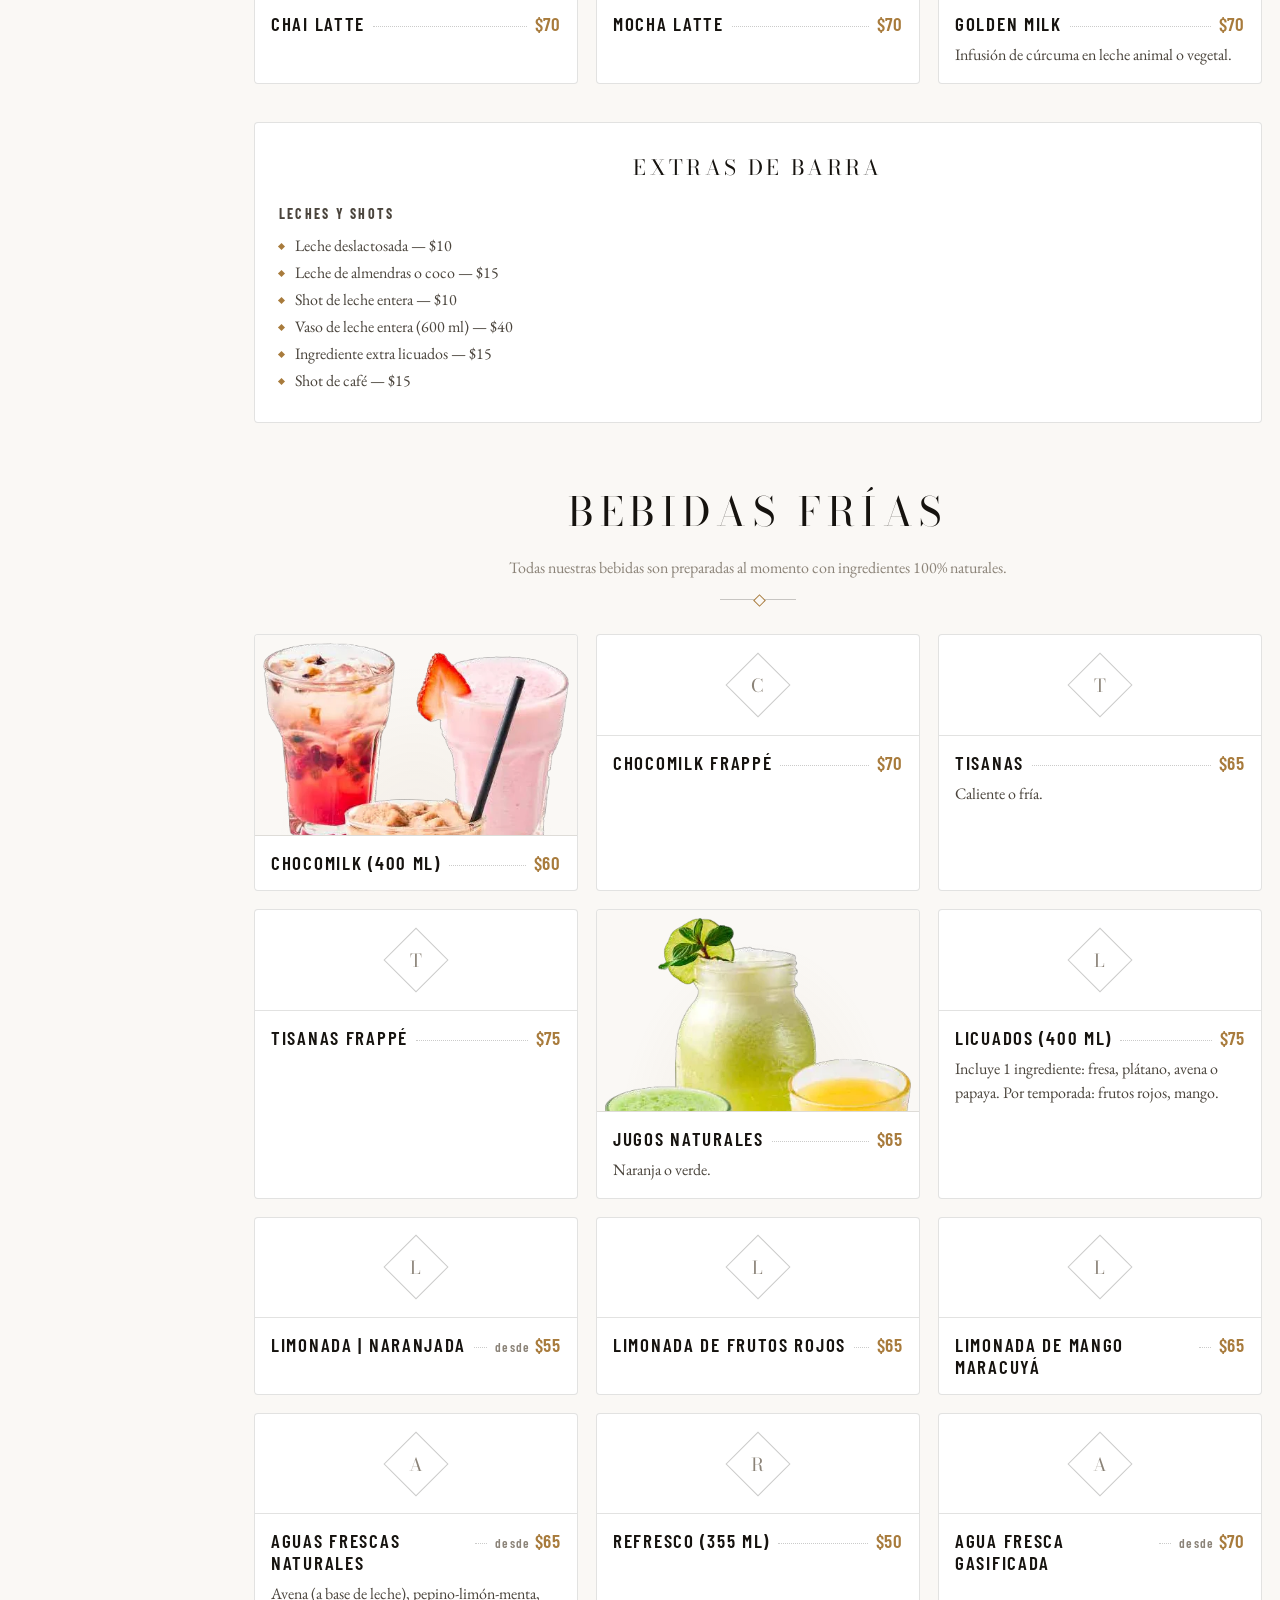
<file: --elmolletero/index.html>
<!DOCTYPE html>
<html lang="es" data-tema="claro">
<head>
<meta charset="UTF-8">
<meta name="viewport" content="width=device-width, initial-scale=1.0, viewport-fit=cover">
<title>El Molletero de Guadalajara — Menú</title>
<meta name="description" content="Menú digital de El Molletero de Guadalajara: molletes salados y dulces de birote fleyman, chilaquiles, omelets, café de especialidad, smoothies y coctelería.">
<meta name="theme-color" content="#faf8f5">

<link rel="preconnect" href="https://fonts.googleapis.com">
<link rel="preconnect" href="https://fonts.gstatic.com" crossorigin>
<link href="https://fonts.googleapis.com/css2?family=Bodoni+Moda:opsz,wght@6..96,400;6..96,500&family=Barlow+Condensed:wght@400;500;600&family=EB+Garamond:wght@400;500;600&display=swap" rel="stylesheet">

<link rel="stylesheet" href="assets/css/estilos.css">
<link rel="icon" href="data:image/svg+xml,<svg xmlns='http://www.w3.org/2000/svg' viewBox='0 0 100 100'><path d='M50 12 92 50 50 88 8 50Z' fill='none' stroke='%2316130f' stroke-width='7'/></svg>">
</head>
<body>

<div class="patron" aria-hidden="true"></div>

<!-- ===================================================== BARRA SUPERIOR -->
<header class="barra">
  <a class="barra-logo" href="#inicio" aria-label="Inicio">
    <svg viewBox="0 0 100 100" aria-hidden="true">
      <path d="M50 10 94 50 50 90 6 50Z" fill="none" stroke="currentColor" stroke-width="6"/>
      <path d="M50 26 76 50 50 74 24 50Z" fill="none" stroke="currentColor" stroke-width="3" opacity=".5"/>
    </svg>
    <span class="sans">El Molletero</span>
  </a>

  <div class="buscador">
    <svg viewBox="0 0 24 24" fill="none" stroke-width="2" stroke-linecap="round" aria-hidden="true">
      <circle cx="11" cy="11" r="7"/><path d="M20 20l-3.5-3.5"/>
    </svg>
    <label for="campoBusqueda" class="oculto" data-txt="buscarEtiqueta">Buscar en el menú</label>
    <input id="campoBusqueda" type="search" placeholder="Buscar platillo" autocomplete="off">
    <button id="limpiarBusqueda" class="limpiar oculto" type="button" aria-label="Limpiar búsqueda">✕</button>
  </div>

  <button id="btnIdioma" class="btn-icono btn-idioma" type="button" aria-label="Cambiar idioma">ES</button>

  <button id="btnTema" class="btn-icono" type="button" aria-label="Cambiar tema">
    <svg class="icono-luna" viewBox="0 0 24 24" fill="none" stroke="currentColor" stroke-width="1.6" stroke-linecap="round" stroke-linejoin="round" aria-hidden="true">
      <path d="M21 12.8A9 9 0 1 1 11.2 3a7 7 0 0 0 9.8 9.8z"/>
    </svg>
    <svg class="icono-sol" viewBox="0 0 24 24" fill="none" stroke="currentColor" stroke-width="1.6" stroke-linecap="round" aria-hidden="true">
      <circle cx="12" cy="12" r="4.2"/>
      <path d="M12 2.5v2M12 19.5v2M2.5 12h2M19.5 12h2M5.2 5.2l1.4 1.4M17.4 17.4l1.4 1.4M18.8 5.2l-1.4 1.4M6.6 17.4l-1.4 1.4"/>
    </svg>
  </button>
</header>

<!-- ================================================ NAVEGACIÓN DE CATEGORÍAS -->
<nav class="nav-cats" aria-label="Categorías del menú">
  <ul id="navLista"></ul>
</nav>

<div class="contenido">

  <!-- =============================================================== HERO -->
  <header class="hero" id="inicio">
    <svg class="rombo" viewBox="0 0 420 210" aria-label="El Molletero de Guadalajara, est. 2016">
      <path d="M210 8 404 105 210 202 16 105Z" fill="none" stroke="currentColor" stroke-width="5"/>
      <path d="M186 26 380 105 186 184 -8 105Z" fill="none" stroke="currentColor" stroke-width="1.6" opacity=".45" transform="translate(24 0)"/>
      <text x="210" y="80" text-anchor="middle" font-family="Barlow Condensed, sans-serif" font-size="15" letter-spacing="4" fill="currentColor" opacity=".7">— EST. 2016 —</text>
      <text x="210" y="118" text-anchor="middle" font-family="Barlow Condensed, sans-serif" font-weight="600" font-size="40" letter-spacing="3" fill="currentColor">EL MOLLETERO</text>
      <text x="210" y="142" text-anchor="middle" font-family="Barlow Condensed, sans-serif" font-size="14" letter-spacing="6.5" fill="currentColor" opacity=".7">DE GUADALAJARA</text>
    </svg>

    <h1 data-txt="menu">Menú</h1>
    <p><span data-txt="intro">Molletes de birote fleyman tradicional de masa madre, gratinados con queso especial de la casa.</span> <span id="heroAccion">Toca cualquier platillo para verlo en grande y sumarlo a tu pedido.</span></p>

    <div class="hero-datos" id="heroDatos">
      <span>Salados · Dulces</span>
      <span>Desayunos</span>
      <span>Barra de café</span>
      <span>Coctelería</span>
    </div>
  </header>

  <!-- ============================================================== MENÚ -->
  <main>
    <div id="secciones"></div>

    <div id="sinResultados" class="sin-resultados oculto">
      <b data-txt="sinResultadosTitulo">Sin coincidencias</b>
      <span data-txt="sinResultadosTexto">Prueba con otro nombre o revisa las categorías del menú.</span>
    </div>

    <div class="avisos">
      <p data-marca="avisoCombinacion"></p>
      <p data-marca="aviso"></p>
    </div>
  </main>

  <!-- =============================================================== PIE -->
  <footer>
    <svg class="rombo" viewBox="0 0 420 210" aria-hidden="true">
      <path d="M210 8 404 105 210 202 16 105Z" fill="none" stroke="currentColor" stroke-width="5"/>
      <text x="210" y="112" text-anchor="middle" font-family="Barlow Condensed, sans-serif" font-weight="600" font-size="34" letter-spacing="2.5" fill="currentColor">EL MOLLETERO</text>
      <text x="210" y="136" text-anchor="middle" font-family="Barlow Condensed, sans-serif" font-size="13" letter-spacing="6" fill="currentColor" opacity=".7">DE GUADALAJARA</text>
    </svg>

    <div class="datos">
      <p><a data-marca="web" href="#"></a></p>
      <p><a data-marca="correo" href="#"></a></p>
      <p data-marca="social"></p>
    </div>

    <div class="sucursales" data-marca="sucursales"></div>

    <button id="btnCalificar" class="btn-calificar oculto" type="button" data-txt="calificar">
      Califícanos
    </button>

    <p class="firma" data-txt="firma">Menú digital · El Molletero®</p>

    <a class="credito" href="https://zyncosoft.pages.dev" target="_blank"
       rel="noopener noreferrer" title="Desarrollado por Zyncosoft">
      <span>Desarrollado por</span>
      <img src="assets/img/zyncosoft.png" alt="Zyncosoft" width="16" height="16" loading="lazy">
    </a>
  </footer>

</div>

<!-- ==================================================== BARRA DE PEDIDO -->
<div class="barra-pedido" id="barraPedido">
  <div class="resumen"><b id="piezas">0</b> <span id="palabraPiezas">productos</span> · <b id="totalBarra">$0</b></div>
  <button id="btnVerPedido" type="button" data-txt="verPedido">Ver pedido</button>
</div>

<!-- ================================================== MODAL DE DETALLE -->
<div class="velo" id="modalDetalle" role="dialog" aria-modal="true" aria-label="Detalle del platillo">
  <div class="hoja">
    <div class="hoja-cab">
      <h2 id="tituloDetalle">Platillo</h2>
      <button class="cerrar" type="button" data-cerrar aria-label="Cerrar">✕</button>
    </div>
    <div class="hoja-cuerpo" id="detalleCuerpo"></div>
    <!-- en celular el cerrar baja aquí, flotando sobre el pie -->
    <div class="fila-cerrar">
      <button class="cerrar" type="button" data-cerrar aria-label="Cerrar">✕</button>
    </div>
    <div class="hoja-pie">
      <div class="fila-agregar">
        <div class="contador" id="contadorDetalle"></div>
        <button class="btn-principal" id="btnAgregarDetalle" type="button">Agregar</button>
      </div>
    </div>
  </div>
</div>

<!-- =================================================== MODAL DE PEDIDO -->
<div class="velo" id="modalPedido" role="dialog" aria-modal="true" aria-label="Tu pedido">
  <div class="hoja">
    <div class="hoja-cab">
      <h2 data-txt="tuPedido">Tu pedido</h2>
      <button class="cerrar" type="button" data-cerrar aria-label="Cerrar">✕</button>
    </div>
    <div class="hoja-cuerpo">
      <div id="listaPedido"></div>
    </div>
    <div class="fila-cerrar">
      <button class="cerrar" type="button" data-cerrar aria-label="Cerrar">✕</button>
    </div>
    <div class="hoja-pie">
      <div class="total"><span data-txt="total">Total</span><b id="totalPedido">$0</b></div>
      <button class="btn-principal wa" id="btnWhatsapp" type="button" disabled data-txt="enviarWhatsapp">Enviar pedido por WhatsApp</button>
      <p class="aviso-modal">
        <button id="btnVaciar" class="oculto" type="button" data-txt="vaciarPedido" style="background:none;border:none;text-decoration:underline;color:inherit;font:inherit;padding:0;">Vaciar pedido</button>
      </p>
      <p class="aviso-modal" data-marca="aviso"></p>
    </div>
  </div>
</div>

<!-- =============================================== MODAL DE CALIFICACIÓN -->
<div class="velo" id="modalCalificar" role="dialog" aria-modal="true" aria-label="Calificar">
  <div class="hoja">
    <div class="hoja-cab">
      <h2 data-txt="calificarTitulo">¿Cómo te fue?</h2>
      <button class="cerrar" type="button" data-cerrar aria-label="Cerrar">✕</button>
    </div>

    <form class="hoja-cuerpo" id="formCalificar" novalidate>
      <p class="calificar-intro" data-txt="calificarIntro">
        Tu opinión llega directo al dueño y nos ayuda a mejorar.
      </p>

      <div class="estrellas" id="estrellas" role="radiogroup" aria-label="Calificación">
        <button type="button" class="estrella" data-valor="1" aria-label="1">★</button>
        <button type="button" class="estrella" data-valor="2" aria-label="2">★</button>
        <button type="button" class="estrella" data-valor="3" aria-label="3">★</button>
        <button type="button" class="estrella" data-valor="4" aria-label="4">★</button>
        <button type="button" class="estrella" data-valor="5" aria-label="5">★</button>
      </div>
      <p class="estrellas-juicio" id="estrellasJuicio"></p>

      <label class="campo">
        <span data-txt="calificarComentario">Cuéntanos (opcional)</span>
        <textarea name="comentario" rows="3" maxlength="2000"></textarea>
      </label>

      <label class="campo">
        <span data-txt="calificarPlatillo">¿Qué fue lo que más te gustó? (opcional)</span>
        <input type="text" name="platillo" maxlength="160" autocomplete="off">
      </label>

      <div class="campo-doble">
        <label class="campo">
          <span data-txt="calificarNombre">Tu nombre (opcional)</span>
          <input type="text" name="nombre" maxlength="120" autocomplete="name">
        </label>
        <label class="campo">
          <span data-txt="calificarCorreo">Tu correo (opcional)</span>
          <input type="email" name="correo" maxlength="160" autocomplete="email">
        </label>
      </div>

      <!-- Campo trampa: invisible para las personas, los bots sí lo llenan -->
      <input type="text" name="website" tabindex="-1" autocomplete="off"
             aria-hidden="true" style="position:absolute;left:-9999px;opacity:0;height:0;width:0">

      <p class="calificar-aviso" id="calificarAviso" role="status"></p>
    </form>

    <div class="fila-cerrar">
      <button class="cerrar" type="button" data-cerrar aria-label="Cerrar">✕</button>
    </div>

    <div class="hoja-pie">
      <button class="btn-principal" id="btnEnviarCalificacion" type="button" disabled
              data-txt="calificarEnviar">Enviar calificación</button>
    </div>
  </div>
</div>

<!-- ============================================ PORTADA: ELEGIR IDIOMA -->
<div class="portada oculto" id="portada">
  <div class="portada-caja">
    <svg class="rombo" viewBox="0 0 420 210" aria-label="El Molletero de Guadalajara">
      <path d="M210 8 404 105 210 202 16 105Z" fill="none" stroke="currentColor" stroke-width="5"/>
      <path d="M186 26 380 105 186 184 -8 105Z" fill="none" stroke="currentColor" stroke-width="1.6" opacity=".45" transform="translate(24 0)"/>
      <text x="210" y="80" text-anchor="middle" font-family="Barlow Condensed, sans-serif" font-size="15" letter-spacing="4" fill="currentColor" opacity=".7">— EST. 2016 —</text>
      <text x="210" y="118" text-anchor="middle" font-family="Barlow Condensed, sans-serif" font-weight="600" font-size="40" letter-spacing="3" fill="currentColor">EL MOLLETERO</text>
      <text x="210" y="142" text-anchor="middle" font-family="Barlow Condensed, sans-serif" font-size="14" letter-spacing="6.5" fill="currentColor" opacity=".7">DE GUADALAJARA</text>
    </svg>

    <p class="portada-titulo">Elige tu idioma<span>Choose your language</span></p>

    <div class="portada-botones">
      <button type="button" class="portada-btn" data-idioma="es">
        Español<small>Menú completo</small>
      </button>
      <button type="button" class="portada-btn" data-idioma="en">
        English<small>Full menu</small>
      </button>
    </div>
  </div>
</div>

<script src="assets/js/datos.js"></script>
<script src="assets/js/idiomas.js"></script>
<script src="assets/js/app.js"></script>
</body>
</html>
</file>
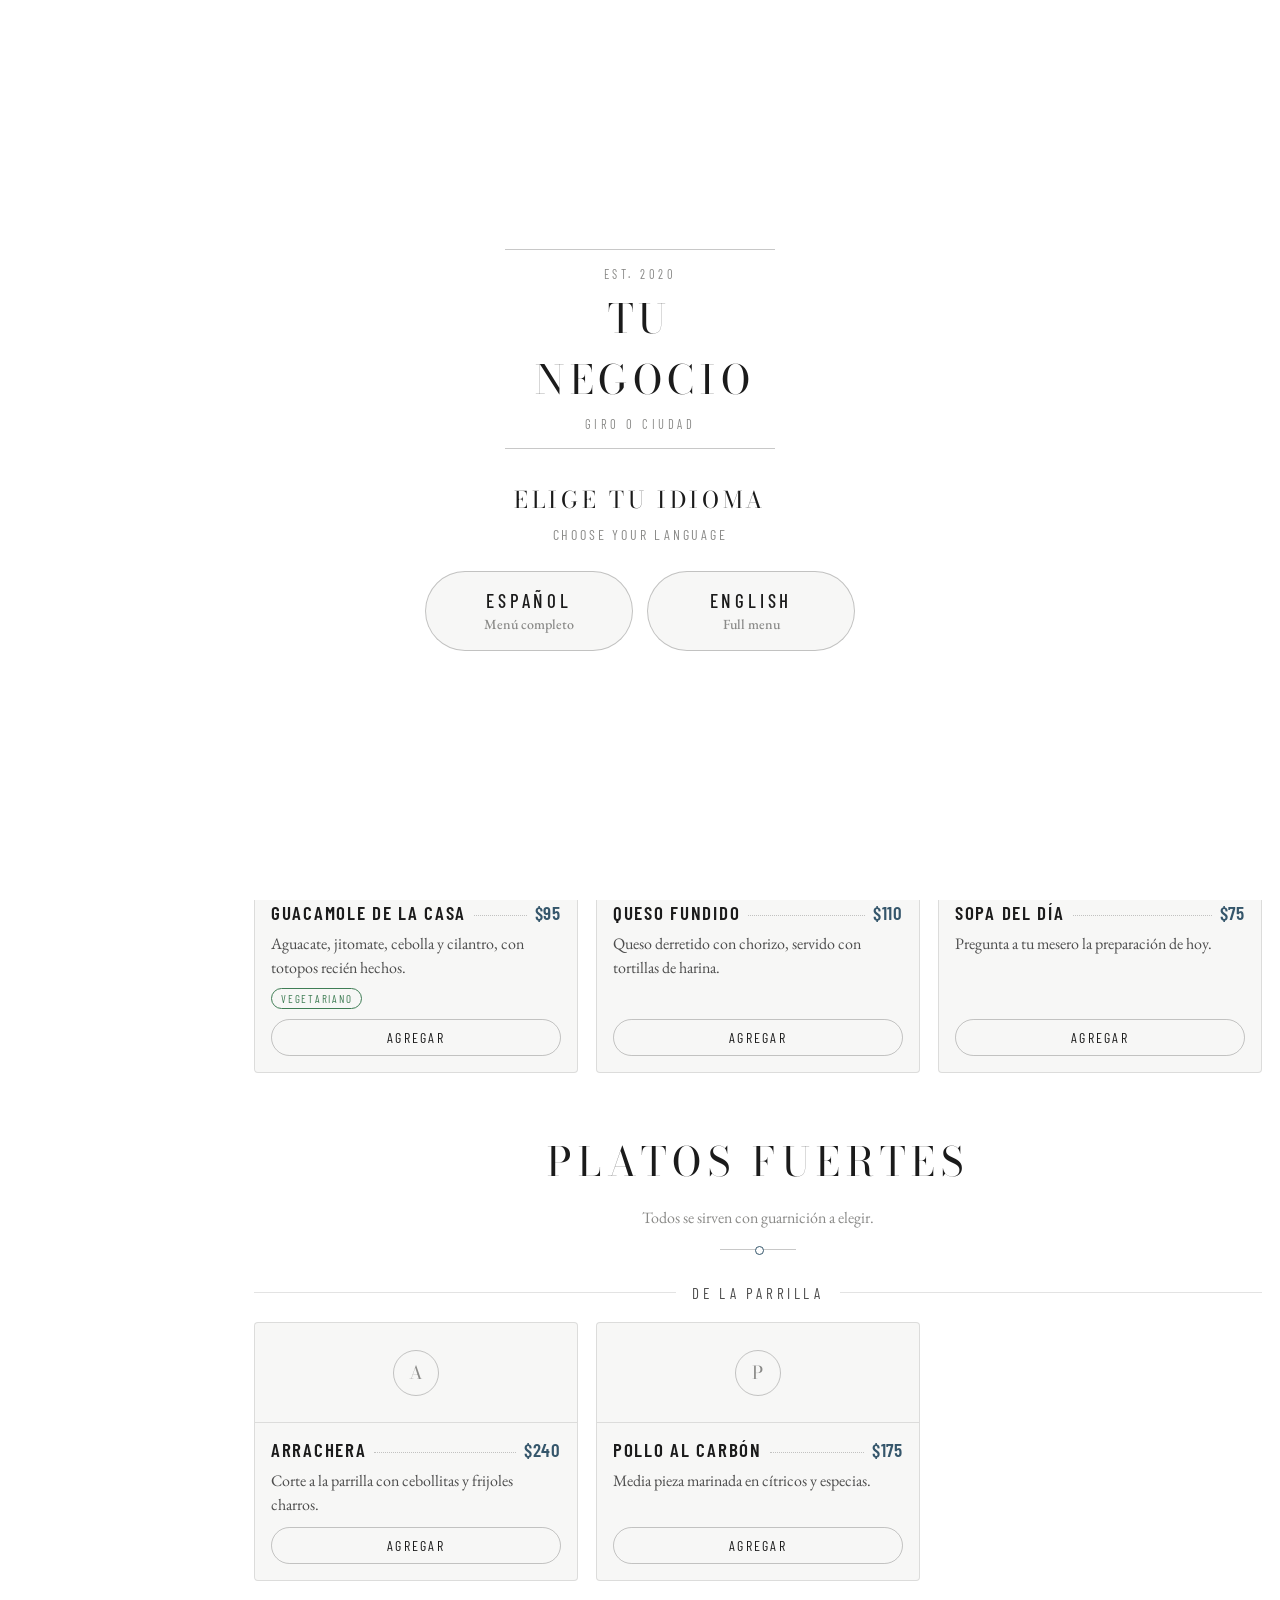
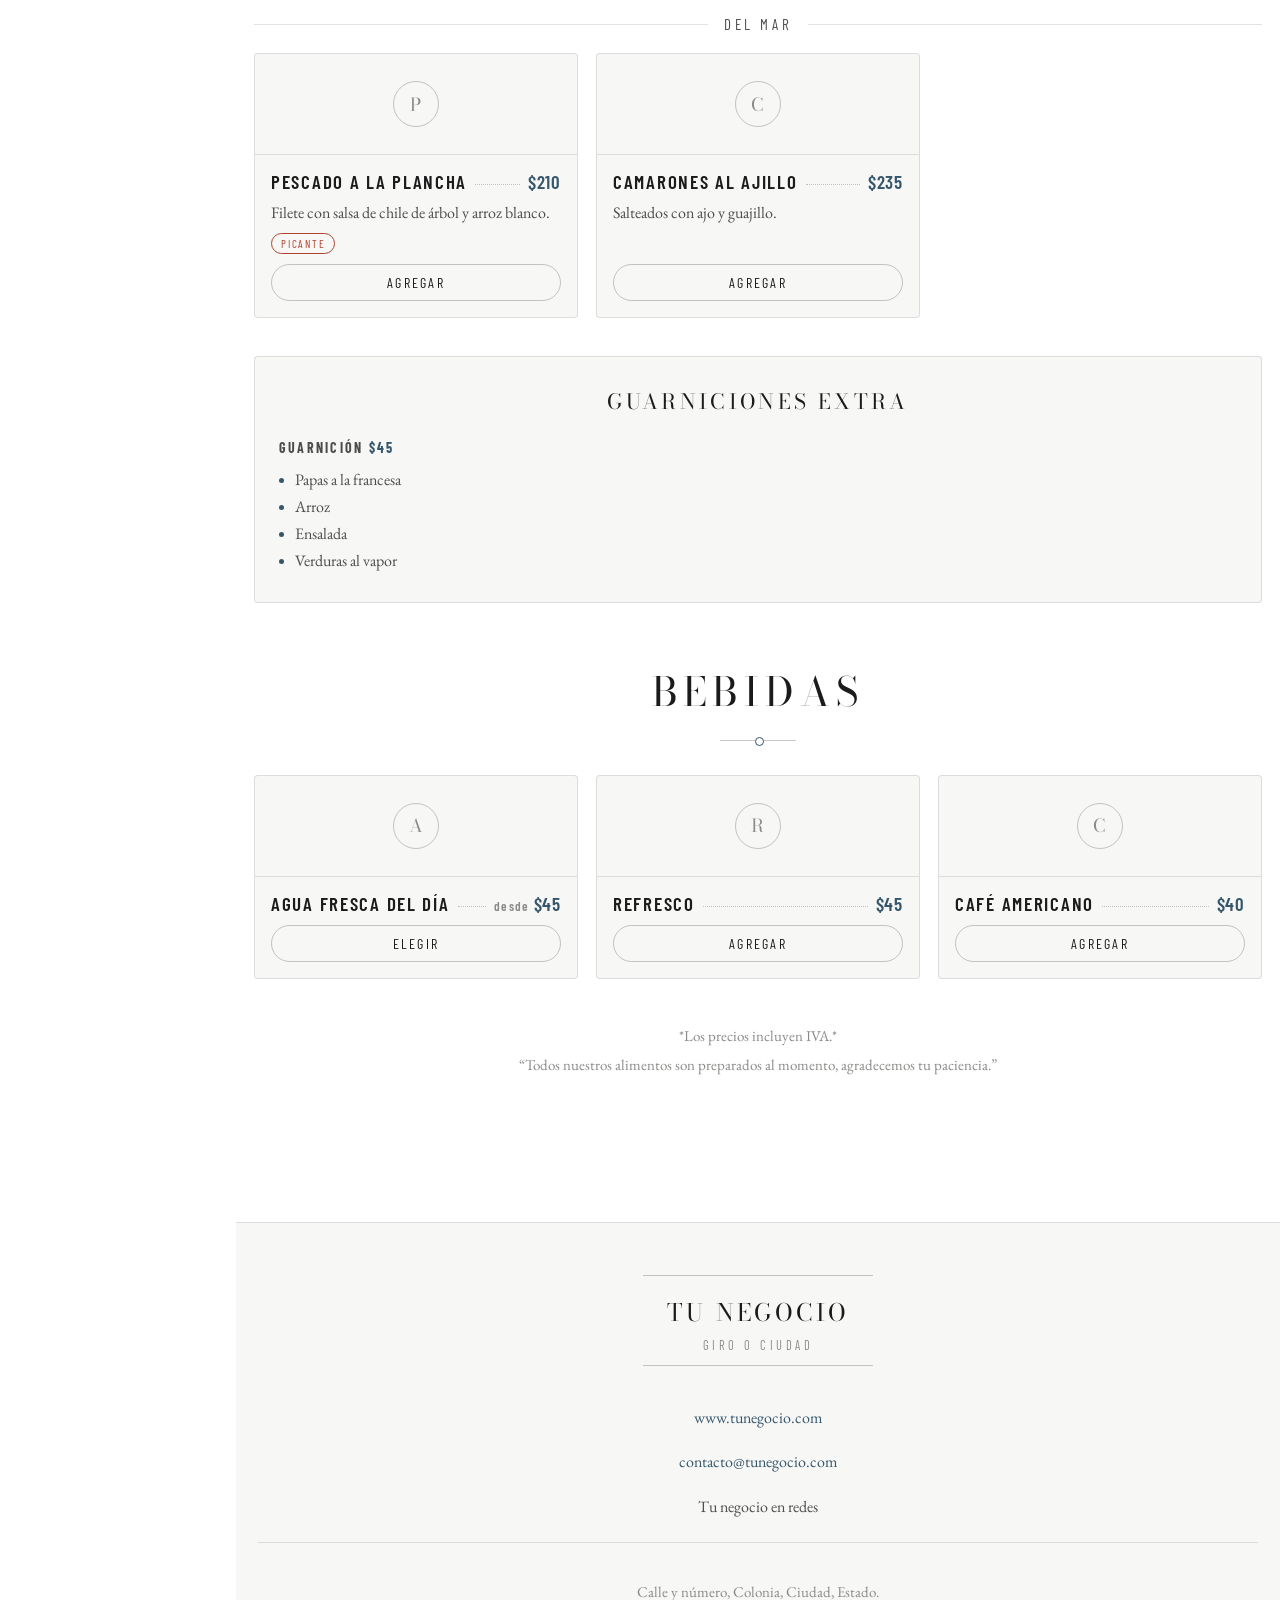
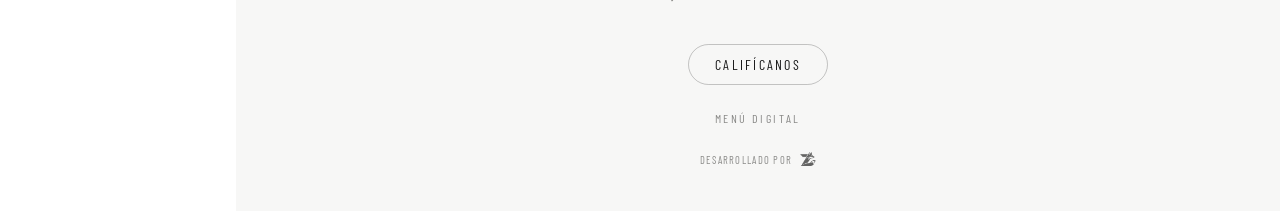
<file: plantilla/index.html>
<!DOCTYPE html>
<html lang="es" data-tema="claro">
<head>
<meta charset="UTF-8">
<meta name="viewport" content="width=device-width, initial-scale=1.0, viewport-fit=cover">
<!-- ⚠️ CAMBIAR: título y descripción del negocio -->
<title>Nombre del negocio — Menú</title>
<meta name="description" content="Menú digital: descripción corta del negocio, su especialidad y la ciudad.">
<meta name="theme-color" content="#ffffff">

<link rel="preconnect" href="https://fonts.googleapis.com">
<link rel="preconnect" href="https://fonts.gstatic.com" crossorigin>
<link href="https://fonts.googleapis.com/css2?family=Bodoni+Moda:opsz,wght@6..96,400;6..96,500&family=Barlow+Condensed:wght@400;500;600&family=EB+Garamond:wght@400;500;600&display=swap" rel="stylesheet">

<link rel="stylesheet" href="assets/css/estilos.css">
<!-- ⚠️ CAMBIAR: el iconito de la pestaña. Lo más fácil es dejar la inicial
     del negocio; si tienes un .png o .ico, pon  href="assets/img/favicon.png" -->
<link rel="icon" href="data:image/svg+xml,<svg xmlns='http://www.w3.org/2000/svg' viewBox='0 0 100 100'><rect width='100' height='100' rx='20' fill='%231b1b1b'/><text x='50' y='70' font-family='Georgia,serif' font-size='58' fill='%23ffffff' text-anchor='middle'>N</text></svg>">
</head>
<body>

<div class="patron" aria-hidden="true"></div>

<!-- ===================================================== BARRA SUPERIOR -->
<header class="barra">
  <!-- ⚠️ CAMBIAR: la marca de la barra. Si tienes logotipo, cambia el
       <span class="inicial"> por  <img src="assets/img/logo.png" alt="..."> -->
  <a class="barra-logo" href="#inicio" aria-label="Inicio">
    <span class="inicial" aria-hidden="true">N</span>
    <span class="sans">Tu negocio</span>
  </a>

  <div class="buscador">
    <svg viewBox="0 0 24 24" fill="none" stroke-width="2" stroke-linecap="round" aria-hidden="true">
      <circle cx="11" cy="11" r="7"/><path d="M20 20l-3.5-3.5"/>
    </svg>
    <label for="campoBusqueda" class="oculto" data-txt="buscarEtiqueta">Buscar en el menú</label>
    <input id="campoBusqueda" type="search" placeholder="Buscar platillo" autocomplete="off">
    <button id="limpiarBusqueda" class="limpiar oculto" type="button" aria-label="Limpiar búsqueda">✕</button>
  </div>

  <button id="btnIdioma" class="btn-icono btn-idioma" type="button" aria-label="Cambiar idioma">ES</button>

  <button id="btnTema" class="btn-icono" type="button" aria-label="Cambiar tema">
    <svg class="icono-luna" viewBox="0 0 24 24" fill="none" stroke="currentColor" stroke-width="1.6" stroke-linecap="round" stroke-linejoin="round" aria-hidden="true">
      <path d="M21 12.8A9 9 0 1 1 11.2 3a7 7 0 0 0 9.8 9.8z"/>
    </svg>
    <svg class="icono-sol" viewBox="0 0 24 24" fill="none" stroke="currentColor" stroke-width="1.6" stroke-linecap="round" aria-hidden="true">
      <circle cx="12" cy="12" r="4.2"/>
      <path d="M12 2.5v2M12 19.5v2M2.5 12h2M19.5 12h2M5.2 5.2l1.4 1.4M17.4 17.4l1.4 1.4M18.8 5.2l-1.4 1.4M6.6 17.4l-1.4 1.4"/>
    </svg>
  </button>
</header>

<!-- ================================================ NAVEGACIÓN DE CATEGORÍAS -->
<nav class="nav-cats" aria-label="Categorías del menú">
  <ul id="navLista"></ul>
</nav>

<div class="contenido">

  <!-- =============================================================== HERO -->
  <header class="hero" id="inicio">
    <!-- ⚠️ CAMBIAR: el logotipo del negocio.
         Lo más rápido: sustituir todo este bloque por
             <img class="logo" src="assets/img/logo.png" alt="Nombre del negocio">
         Mientras tanto queda este letrero con el nombre. -->
    <div class="logo logo-texto">
      <span class="logo-desde">Est. 2020</span>
      <span class="logo-nombre">Tu negocio</span>
      <span class="logo-giro">Giro o ciudad</span>
    </div>

    <h1 data-txt="menu">Menú</h1>
    <!-- El texto de esta frase y el de abajo salen de assets/js/idiomas.js (ui.es.intro y ui.es.resumen) -->
    <p><span data-txt="intro">Cocina hecha al momento, con ingredientes de temporada.</span> <span id="heroAccion">Toca cualquier platillo para verlo en grande y sumarlo a tu pedido.</span></p>

    <div class="hero-datos" id="heroDatos">
      <span>Entradas</span>
      <span>Platos fuertes</span>
      <span>Bebidas</span>
    </div>
  </header>

  <!-- ============================================================== MENÚ -->
  <main>
    <div id="secciones"></div>

    <div id="sinResultados" class="sin-resultados oculto">
      <b data-txt="sinResultadosTitulo">Sin coincidencias</b>
      <span data-txt="sinResultadosTexto">Prueba con otro nombre o revisa las categorías del menú.</span>
    </div>

    <div class="avisos">
      <p data-marca="avisoCombinacion"></p>
      <p data-marca="aviso"></p>
    </div>
  </main>

  <!-- =============================================================== PIE -->
  <footer>
    <!-- ⚠️ CAMBIAR: el mismo logotipo que arriba, en versión corta -->
    <div class="logo logo-texto logo-pie">
      <span class="logo-nombre">Tu negocio</span>
      <span class="logo-giro">Giro o ciudad</span>
    </div>

    <div class="datos">
      <p><a data-marca="web" href="#"></a></p>
      <p><a data-marca="correo" href="#"></a></p>
      <p data-marca="social"></p>
    </div>

    <div class="sucursales" data-marca="sucursales"></div>

    <button id="btnCalificar" class="btn-calificar oculto" type="button" data-txt="calificar">
      Califícanos
    </button>

    <p class="firma" data-txt="firma">Menú digital</p>

    <a class="credito" href="https://zyncosoft.pages.dev" target="_blank"
       rel="noopener noreferrer" title="Desarrollado por Zyncosoft">
      <span>Desarrollado por</span>
      <img src="assets/img/zyncosoft.png" alt="Zyncosoft" width="16" height="16" loading="lazy">
    </a>
  </footer>

</div>

<!-- ==================================================== BARRA DE PEDIDO -->
<div class="barra-pedido" id="barraPedido">
  <div class="resumen"><b id="piezas">0</b> <span id="palabraPiezas">productos</span> · <b id="totalBarra">$0</b></div>
  <button id="btnVerPedido" type="button" data-txt="verPedido">Ver pedido</button>
</div>

<!-- ================================================== MODAL DE DETALLE -->
<div class="velo" id="modalDetalle" role="dialog" aria-modal="true" aria-label="Detalle del platillo">
  <div class="hoja">
    <div class="hoja-cab">
      <h2 id="tituloDetalle">Platillo</h2>
      <button class="cerrar" type="button" data-cerrar aria-label="Cerrar">✕</button>
    </div>
    <div class="hoja-cuerpo" id="detalleCuerpo"></div>
    <!-- en celular el cerrar baja aquí, flotando sobre el pie -->
    <div class="fila-cerrar">
      <button class="cerrar" type="button" data-cerrar aria-label="Cerrar">✕</button>
    </div>
    <div class="hoja-pie">
      <div class="fila-agregar">
        <div class="contador" id="contadorDetalle"></div>
        <button class="btn-principal" id="btnAgregarDetalle" type="button">Agregar</button>
      </div>
    </div>
  </div>
</div>

<!-- =================================================== MODAL DE PEDIDO -->
<div class="velo" id="modalPedido" role="dialog" aria-modal="true" aria-label="Tu pedido">
  <div class="hoja">
    <div class="hoja-cab">
      <h2 data-txt="tuPedido">Tu pedido</h2>
      <button class="cerrar" type="button" data-cerrar aria-label="Cerrar">✕</button>
    </div>
    <div class="hoja-cuerpo">
      <div id="listaPedido"></div>
    </div>
    <div class="fila-cerrar">
      <button class="cerrar" type="button" data-cerrar aria-label="Cerrar">✕</button>
    </div>
    <div class="hoja-pie">
      <div class="total"><span data-txt="total">Total</span><b id="totalPedido">$0</b></div>
      <button class="btn-principal wa" id="btnWhatsapp" type="button" disabled data-txt="enviarWhatsapp">Enviar pedido por WhatsApp</button>
      <p class="aviso-modal">
        <button id="btnVaciar" class="oculto" type="button" data-txt="vaciarPedido" style="background:none;border:none;text-decoration:underline;color:inherit;font:inherit;padding:0;">Vaciar pedido</button>
      </p>
      <p class="aviso-modal" data-marca="aviso"></p>
    </div>
  </div>
</div>

<!-- =============================================== MODAL DE CALIFICACIÓN -->
<div class="velo" id="modalCalificar" role="dialog" aria-modal="true" aria-label="Calificar">
  <div class="hoja">
    <div class="hoja-cab">
      <h2 data-txt="calificarTitulo">¿Cómo te fue?</h2>
      <button class="cerrar" type="button" data-cerrar aria-label="Cerrar">✕</button>
    </div>

    <form class="hoja-cuerpo" id="formCalificar" novalidate>
      <p class="calificar-intro" data-txt="calificarIntro">
        Tu opinión llega directo al dueño y nos ayuda a mejorar.
      </p>

      <div class="estrellas" id="estrellas" role="radiogroup" aria-label="Calificación">
        <button type="button" class="estrella" data-valor="1" aria-label="1">★</button>
        <button type="button" class="estrella" data-valor="2" aria-label="2">★</button>
        <button type="button" class="estrella" data-valor="3" aria-label="3">★</button>
        <button type="button" class="estrella" data-valor="4" aria-label="4">★</button>
        <button type="button" class="estrella" data-valor="5" aria-label="5">★</button>
      </div>
      <p class="estrellas-juicio" id="estrellasJuicio"></p>

      <label class="campo">
        <span data-txt="calificarComentario">Cuéntanos (opcional)</span>
        <textarea name="comentario" rows="3" maxlength="2000"></textarea>
      </label>

      <label class="campo">
        <span data-txt="calificarPlatillo">¿Qué fue lo que más te gustó? (opcional)</span>
        <input type="text" name="platillo" maxlength="160" autocomplete="off">
      </label>

      <div class="campo-doble">
        <label class="campo">
          <span data-txt="calificarNombre">Tu nombre (opcional)</span>
          <input type="text" name="nombre" maxlength="120" autocomplete="name">
        </label>
        <label class="campo">
          <span data-txt="calificarCorreo">Tu correo (opcional)</span>
          <input type="email" name="correo" maxlength="160" autocomplete="email">
        </label>
      </div>

      <!-- Campo trampa: invisible para las personas, los bots sí lo llenan -->
      <input type="text" name="website" tabindex="-1" autocomplete="off"
             aria-hidden="true" style="position:absolute;left:-9999px;opacity:0;height:0;width:0">

      <p class="calificar-aviso" id="calificarAviso" role="status"></p>
    </form>

    <div class="fila-cerrar">
      <button class="cerrar" type="button" data-cerrar aria-label="Cerrar">✕</button>
    </div>

    <div class="hoja-pie">
      <button class="btn-principal" id="btnEnviarCalificacion" type="button" disabled
              data-txt="calificarEnviar">Enviar calificación</button>
    </div>
  </div>
</div>

<!-- ============================================ PORTADA: ELEGIR IDIOMA -->
<div class="portada oculto" id="portada">
  <div class="portada-caja">
    <!-- ⚠️ CAMBIAR: el mismo logotipo que en la portada del menú -->
    <div class="logo logo-texto">
      <span class="logo-desde">Est. 2020</span>
      <span class="logo-nombre">Tu negocio</span>
      <span class="logo-giro">Giro o ciudad</span>
    </div>

    <p class="portada-titulo">Elige tu idioma<span>Choose your language</span></p>
    <!-- Si el negocio no necesita inglés: pon preguntarIdioma:false en datos.js -->


    <div class="portada-botones">
      <button type="button" class="portada-btn" data-idioma="es">
        Español<small>Menú completo</small>
      </button>
      <button type="button" class="portada-btn" data-idioma="en">
        English<small>Full menu</small>
      </button>
    </div>
  </div>
</div>

<script src="assets/js/datos.js"></script>
<script src="assets/js/idiomas.js"></script>
<script src="assets/js/app.js"></script>
</body>
</html>
</file>
<file: assets/css/estilos.css>
/* =====================================================================
   MIMC — Mi Menú Carta · estilos de la página de presentación
   ===================================================================== */

  /* Paleta propia de MIMC: grafito azulado con acento en champán.
     El naranja se queda para la marca Zyncosoft. */
  :root{
    --negro:#0c0e11;
    --negro-2:#11141a;
    --carta:#161a21;
    --linea:rgba(255,255,255,.08);
    --linea-fuerte:rgba(255,255,255,.17);
    --texto:#f1efec;
    --texto-2:#9aa1ab;
    --champan:#c8a86a;
    --champan-claro:#d9c08d;
    --champan-suave:#eadfc4;
    --radio:16px;
  }

  *{box-sizing:border-box; -webkit-tap-highlight-color:transparent;}
  html{scroll-behavior:smooth;}
  body{
    margin:0;
    background:var(--negro);
    color:var(--texto);
    font-family:'Raleway', system-ui, sans-serif;
    font-size:17px; line-height:1.6;
    -webkit-font-smoothing:antialiased;
    overflow-x:hidden;
  }
  img{max-width:100%; display:block;}
  a{color:inherit;}
  button{font:inherit; cursor:pointer;}
  :focus-visible{outline:2px solid var(--champan); outline-offset:3px; border-radius:4px;}

  h1,h2,h3{font-family:'Poppins', sans-serif; font-weight:600; line-height:1.15; margin:0;}
  .contenedor{width:100%; max-width:1160px; margin:0 auto; padding:0 22px;}

  .brillo{
    position:absolute; border-radius:50%; pointer-events:none;
    filter:blur(90px); opacity:.28; z-index:0;
  }

  /* ============================================================= BARRA */
  .barra{
    position:sticky; top:0; z-index:50;
    background:rgba(12,14,17,.86);
    backdrop-filter:blur(14px);
    border-bottom:1px solid var(--linea);
  }
  .barra .contenedor{
    display:flex; align-items:center; justify-content:space-between; gap:16px;
    height:66px;
  }
  .marca{display:flex; align-items:center; gap:11px; text-decoration:none;}
  .marca-icono{
    width:36px; height:36px; flex:0 0 auto;
    display:grid; place-items:center;
    background:linear-gradient(140deg, var(--champan), var(--champan-suave));
    color:#0a0a0a; border-radius:10px;
    font-family:'Poppins', sans-serif; font-weight:700; font-size:19px;
  }
  .marca b{display:block; font-family:'Poppins', sans-serif; font-size:17px; font-weight:600; letter-spacing:-.01em;}
  .marca .sub{display:block; font-size:11px; letter-spacing:.16em; text-transform:uppercase; color:var(--texto-2);}
  .barra-acciones{display:flex; align-items:center; gap:10px;}
  .barra a.enlace{
    font-size:14.5px; color:var(--texto-2); text-decoration:none;
    padding:8px 12px; border-radius:99px; transition:.2s;
  }
  .barra a.enlace:hover{color:var(--texto); background:rgba(255,255,255,.05);}
  @media (max-width:720px){ .barra a.enlace{display:none;} }

  .btn{
    display:inline-flex; align-items:center; justify-content:center; gap:9px;
    padding:12px 22px; border-radius:99px;
    font-family:'Poppins', sans-serif; font-size:15px; font-weight:500;
    text-decoration:none; white-space:nowrap;
    border:1px solid transparent; transition:.22s;
  }
  .btn-primario{
    background:linear-gradient(135deg, var(--champan), var(--champan-claro));
    color:#0a0a0a; font-weight:600;
    box-shadow:0 8px 26px -12px rgba(200,168,106,.85);
  }
  .btn-primario:hover{transform:translateY(-2px); box-shadow:0 14px 34px -12px rgba(200,168,106,.95);}
  .btn-linea{border-color:var(--linea-fuerte); color:var(--texto);}
  .btn-linea:hover{border-color:var(--champan); color:var(--champan-claro);}
  .btn svg{width:17px; height:17px;}

  /* ============================================================== HERO */
  .hero{position:relative; padding:74px 0 84px; overflow:hidden;}
  .hero .brillo.uno{width:520px; height:520px; background:var(--champan); top:-190px; left:-130px;}
  .hero .brillo.dos{width:420px; height:420px; background:#2f5d57; bottom:-190px; right:-120px; opacity:.16;}
  .hero .contenedor{
    position:relative; z-index:1;
    display:grid; gap:52px; align-items:center;
    grid-template-columns:1fr;
  }
  @media (min-width:960px){
    .hero .contenedor{grid-template-columns:1.05fr .95fr; gap:56px;}
  }

  .pastilla{
    display:inline-flex; align-items:center; gap:8px;
    padding:7px 15px; border-radius:99px;
    background:rgba(200,168,106,.1);
    border:1px solid rgba(200,168,106,.28);
    color:var(--champan-suave);
    font-size:12.5px; letter-spacing:.1em; text-transform:uppercase; font-weight:600;
    margin-bottom:22px;
  }
  .pastilla i{width:6px; height:6px; border-radius:50%; background:var(--champan); display:block;}

  .hero h1{
    font-size:clamp(38px, 6.4vw, 62px);
    letter-spacing:-.025em; font-weight:700;
    margin-bottom:20px;
  }
  .hero h1 em{
    font-style:normal;
    background:linear-gradient(120deg, var(--champan), var(--champan-suave));
    -webkit-background-clip:text; background-clip:text; color:transparent;
  }
  .hero p.entrada{
    font-size:clamp(17px, 2vw, 19.5px); color:var(--texto-2);
    max-width:560px; margin:0 0 30px;
  }
  .hero-botones{display:flex; flex-wrap:wrap; gap:12px;}

  .hero-datos{
    display:flex; flex-wrap:wrap; gap:26px 40px;
    margin-top:42px; padding-top:28px;
    border-top:1px solid var(--linea);
  }
  .hero-datos div b{
    display:block;
    font-family:'Poppins', sans-serif; font-size:26px; font-weight:600; color:var(--texto);
  }
  .hero-datos div span{font-size:13.5px; color:var(--texto-2);}

  /* --------------------------------------------- teléfono con el menú */
  /* El menú se dibuja a 390 px (ancho de un teléfono real) y se reduce
     para caber en el marco: así se ve igual que en la mano del cliente.
     escala = (ancho del marco − 18 px de borde) / 390 */
  .telefono{
    --ancho:320px;
    --escala:.7744;
    position:relative;
    width:var(--ancho); margin:0 auto;
    aspect-ratio:9/19;
    background:#000;
    border:9px solid #1d1d1d;
    border-radius:44px;
    box-shadow:0 40px 90px -30px rgba(0,0,0,.95), 0 0 0 1px rgba(255,255,255,.06);
    overflow:hidden;
  }
  .telefono::before{
    content:""; position:absolute; z-index:3;
    top:8px; left:50%; transform:translateX(-50%);
    width:96px; height:20px; border-radius:99px; background:#1d1d1d;
  }
  .telefono iframe{
    /* los 22 px extra son para que la barra de desplazamiento del menú
       quede fuera del marco y no se vea */
    width:calc(390px + 22px);
    height:calc(100% / var(--escala));
    border:0; display:block;
    transform:scale(var(--escala));
    transform-origin:top left;
  }
  @media (max-width:430px){
    .telefono{ --ancho:290px; --escala:.6974; }
  }
  .telefono-pie{
    text-align:center; margin-top:16px;
    font-size:13px; color:var(--texto-2);
  }
  .telefono-pie a{color:var(--champan-claro); text-decoration:none;}
  .telefono-pie a:hover{text-decoration:underline;}

  /* ========================================================= SECCIONES */
  section{position:relative; padding:80px 0;}
  .seccion-cab{max-width:640px; margin:0 auto 46px; text-align:center;}
  .seccion-cab .etiqueta{
    display:block; margin-bottom:14px;
    font-size:12.5px; font-weight:600; letter-spacing:.18em; text-transform:uppercase;
    color:var(--champan);
  }
  .seccion-cab h2{font-size:clamp(28px, 4.4vw, 40px); letter-spacing:-.02em; margin-bottom:14px;}
  .seccion-cab p{color:var(--texto-2); margin:0; font-size:17.5px;}

  /* ------------------------------------------------------- beneficios */
  .rejilla{
    display:grid; gap:18px;
    grid-template-columns:repeat(auto-fit, minmax(268px, 1fr));
  }
  .tarjeta{
    position:relative;
    padding:28px 26px;
    background:var(--carta);
    border:1px solid var(--linea);
    border-radius:var(--radio);
    transition:.25s;
  }
  .tarjeta:hover{border-color:var(--linea-fuerte); transform:translateY(-3px);}
  .tarjeta .icono{
    width:44px; height:44px; margin-bottom:18px;
    display:grid; place-items:center;
    background:rgba(200,168,106,.11);
    border:1px solid rgba(200,168,106,.24);
    border-radius:12px;
    color:var(--champan-claro);
  }
  .tarjeta .icono svg{width:21px; height:21px;}
  .tarjeta h3{font-size:18.5px; margin-bottom:9px; letter-spacing:-.01em;}
  .tarjeta p{margin:0; font-size:15.5px; color:var(--texto-2); line-height:1.55;}

  /* --------------------------------------------------------- ejemplos */
  .ejemplos{background:var(--negro-2); border-top:1px solid var(--linea); border-bottom:1px solid var(--linea);}
  .ejemplo{
    display:block; text-decoration:none;
    background:var(--carta); border:1px solid var(--linea);
    border-radius:var(--radio); overflow:hidden;
    transition:.25s;
  }
  .ejemplo:hover{border-color:var(--champan); transform:translateY(-3px);}
  .ejemplo-visual{
    aspect-ratio:16/10;
    display:grid; place-items:center;
    background:linear-gradient(150deg, #1c1c1c, #121212);
    border-bottom:1px solid var(--linea);
    position:relative; overflow:hidden;
  }
  .ejemplo-visual .rombo{
    width:132px; height:auto; color:rgba(255,255,255,.5);
    transition:.35s;
  }
  .ejemplo:hover .ejemplo-visual .rombo{color:var(--champan-claro); transform:scale(1.06);}
  .ejemplo-cuerpo{padding:22px 24px 24px;}
  .ejemplo-cuerpo h3{font-size:19px; margin-bottom:7px;}
  .ejemplo-cuerpo p{margin:0 0 14px; font-size:15px; color:var(--texto-2);}
  .ejemplo-cuerpo .ver{
    display:inline-flex; align-items:center; gap:7px;
    font-family:'Poppins', sans-serif; font-size:14.5px; font-weight:500;
    color:var(--champan-claro);
  }
  .ejemplo-cuerpo .ver svg{width:15px; height:15px; transition:transform .25s;}
  .ejemplo:hover .ver svg{transform:translateX(4px);}
  .etiquetas{display:flex; flex-wrap:wrap; gap:7px; margin-bottom:14px;}
  .etiquetas span{
    font-size:11.5px; letter-spacing:.06em; text-transform:uppercase;
    padding:4px 10px; border-radius:99px;
    background:rgba(255,255,255,.05); border:1px solid var(--linea);
    color:var(--texto-2);
  }

  /* -------------------------------------------- códigos QR de ejemplos */
  .qr-bloque{
    display:flex; flex-direction:column; align-items:center; gap:9px;
    margin-top:18px; padding-top:18px;
    border-top:1px solid var(--linea);
  }
  .qr-lienzo{
    width:104px; height:104px; padding:7px;
    background:#fff; border-radius:10px;
    display:grid; place-items:center;
    box-shadow:0 6px 18px -10px rgba(0,0,0,.7);
  }
  /* la librería dibuja un canvas y una imagen; que ocupen la caja */
  .qr-lienzo canvas, .qr-lienzo img{ width:100% !important; height:100% !important; display:block; }
  .qr-lienzo img{ image-rendering:pixelated; }
  .qr-lienzo.qr-sin{
    padding:12px; background:rgba(255,255,255,.04);
    border:1px dashed var(--linea-fuerte);
    font-size:11.5px; line-height:1.4; text-align:center; color:var(--texto-2);
    box-shadow:none;
  }
  .qr-pie{
    font-size:11.5px; letter-spacing:.14em; text-transform:uppercase;
    color:var(--texto-2);
  }

  /* ---------------------------------------------------------- precios */
  .precio-caja{
    display:grid; gap:20px;
    grid-template-columns:1fr;
    align-items:start;
  }
  @media (min-width:860px){
    .precio-caja{ grid-template-columns:1.25fr .95fr; gap:24px; }
  }

  .precio-principal, .precio-extra{
    position:relative;
    padding:34px 30px;
    background:var(--carta);
    border:1px solid var(--linea);
    border-radius:22px;
  }
  .precio-principal{
    border-color:rgba(200,168,106,.34);
    background:linear-gradient(165deg, #1b1f26, #14171c);
  }
  .precio-etiqueta{
    display:block; margin-bottom:14px;
    font-size:12px; font-weight:600; letter-spacing:.18em; text-transform:uppercase;
    color:var(--champan);
  }
  .precio-cifra{
    margin:0; display:flex; align-items:baseline; gap:2px;
    font-family:'Poppins', sans-serif; font-weight:700;
    font-size:clamp(52px, 9vw, 72px); line-height:1; letter-spacing:-.03em;
  }
  .precio-cifra .moneda{ font-size:.5em; font-weight:600; align-self:flex-start; margin-top:.35em; }
  .precio-cifra .periodo{
    font-size:.26em; font-weight:500; letter-spacing:0;
    color:var(--texto-2); margin-left:4px;
  }
  .precio-cifra.chica{ font-size:clamp(38px, 6.5vw, 50px); }
  .precio-detalle{
    margin:10px 0 0; font-size:17.5px; color:var(--texto-2);
  }
  .precio-detalle strong{ color:var(--texto); font-weight:600; }

  .precio-lista{
    list-style:none; margin:24px 0 28px; padding:0;
    display:grid; gap:11px;
  }
  .precio-lista li{
    position:relative; padding-left:28px;
    font-size:16px; color:var(--texto-2); line-height:1.5;
  }
  .precio-lista li::before{
    content:""; position:absolute; left:0; top:7px;
    width:15px; height:8px;
    border-left:2px solid var(--champan);
    border-bottom:2px solid var(--champan);
    transform:rotate(-45deg);
  }
  .precio-principal .btn{ width:100%; }

  .precio-nota{
    margin:16px 0 0; font-size:15.5px; line-height:1.6; color:var(--texto-2);
  }

  /* ------------------------------------------------------------ pasos */
  .pasos{display:grid; gap:22px; grid-template-columns:repeat(auto-fit, minmax(240px, 1fr)); counter-reset:paso;}
  .paso{position:relative; padding-top:20px;}
  .paso::before{
    counter-increment:paso; content:"0" counter(paso);
    display:block; margin-bottom:12px;
    font-family:'Poppins', sans-serif; font-size:34px; font-weight:700;
    background:linear-gradient(140deg, var(--champan), rgba(200,168,106,.15));
    -webkit-background-clip:text; background-clip:text; color:transparent;
  }
  .paso h3{font-size:18px; margin-bottom:8px;}
  .paso p{margin:0; font-size:15.5px; color:var(--texto-2);}

  /* -------------------------------------------------------- cierre */
  .cierre{position:relative; overflow:hidden;}
  .cierre .brillo{width:600px; height:400px; background:var(--champan); left:50%; transform:translateX(-50%); bottom:-230px; opacity:.16;}
  .cierre-caja{
    position:relative; z-index:1;
    text-align:center;
    padding:56px 28px;
    background:linear-gradient(160deg, #1a1a1a, #121212);
    border:1px solid var(--linea-fuerte);
    border-radius:26px;
  }
  .cierre-caja h2{font-size:clamp(27px, 4.2vw, 38px); letter-spacing:-.02em; margin-bottom:14px;}
  .cierre-caja p{color:var(--texto-2); max-width:520px; margin:0 auto 28px; font-size:17.5px;}
  .cierre-botones{display:flex; flex-wrap:wrap; gap:12px; justify-content:center;}

  /* ============================================================== PIE */
  footer{
    border-top:1px solid var(--linea);
    padding:44px 0 38px;
    background:var(--negro-2);
  }
  .pie-fila{
    display:flex; flex-wrap:wrap; align-items:center; justify-content:space-between;
    gap:20px;
  }
  .pie-enlaces{display:flex; flex-wrap:wrap; gap:20px;}
  .pie-enlaces a{font-size:14.5px; color:var(--texto-2); text-decoration:none; transition:.2s;}
  .pie-enlaces a:hover{color:var(--champan-claro);}
  .pie-abajo{
    display:flex; flex-wrap:wrap; align-items:center; justify-content:space-between;
    gap:16px;
    margin-top:30px; padding-top:24px;
    border-top:1px solid var(--linea);
    font-size:13.5px; color:var(--texto-2);
  }

  /* Crédito de Zyncosoft */
  .credito{
    display:inline-flex; align-items:center; gap:8px;
    font-size:10.5px; letter-spacing:.12em; text-transform:uppercase;
    color:var(--texto-2); text-decoration:none;
    transition:color .3s;
  }
  .credito img{
    width:16px; height:16px; object-fit:contain;
    opacity:.6; filter:invert(1);
    transition:opacity .3s;
  }
  .credito:hover{color:var(--texto);}
  .credito:hover img{opacity:1;}

  @media (prefers-reduced-motion:reduce){
    *{animation-duration:.01ms !important; transition-duration:.01ms !important;}
    html{scroll-behavior:auto;}
  }
</file>
<file: --elmolletero/assets/css/estilos.css>
/* =====================================================================
   EL MOLLETERO — Menú digital
   Paleta monocroma de la marca + acento dorado tostado.
   ===================================================================== */

:root{
  --papel:       #faf8f5;
  --papel-2:     #ffffff;
  --tinta:       #16130f;
  --tinta-suave: #4a443c;
  --gris:        #8b8378;
  --linea:       rgba(22,19,15,.12);
  --linea-fuerte:rgba(22,19,15,.22);
  --acento:      #a87b3c;
  --acento-claro:#c9a063;
  --verde:       #4a7c59;
  --rojo:        #b2432f;
  --sombra:      0 1px 2px rgba(22,19,15,.04), 0 8px 24px -12px rgba(22,19,15,.18);
  --sombra-alta: 0 24px 60px -24px rgba(22,19,15,.38);
  --radio:       4px;
  --barra:       64px;
  --lateral:     236px;
  --nav-pie:     63px;                        /* alto del nav inferior en móvil */
  --pedido-alto: 64px;                        /* alto de la barra de pedido */
  --seguro-abajo: env(safe-area-inset-bottom, 0px);
}

:root[data-tema="oscuro"]{
  --papel:       #14120f;
  --papel-2:     #1c1917;
  --tinta:       #f4f0e9;
  --tinta-suave: #cec7bb;
  --gris:        #8f877b;
  --linea:       rgba(244,240,233,.14);
  --linea-fuerte:rgba(244,240,233,.26);
  --acento:      #d0a664;
  --acento-claro:#e5c48c;
  --verde:       #7bab88;
  --rojo:        #dd7a63;
  --sombra:      0 1px 2px rgba(0,0,0,.4), 0 8px 24px -12px rgba(0,0,0,.6);
  --sombra-alta: 0 24px 60px -24px rgba(0,0,0,.8);
  --patron:      rgba(244,240,233,.05);
}

*{ box-sizing:border-box; -webkit-tap-highlight-color:transparent; }
html{ scroll-behavior:smooth; }
body{
  margin:0;
  padding-top:var(--barra);
  background:var(--papel);
  color:var(--tinta);
  font-family:'EB Garamond', Georgia, serif;
  font-size:17px;
  -webkit-font-smoothing:antialiased;
  transition:background .3s, color .3s;
}
img{ max-width:100%; display:block; }
button{ font:inherit; color:inherit; cursor:pointer; }
a{ color:inherit; }

:focus-visible{ outline:2px solid var(--acento); outline-offset:3px; border-radius:2px; }

/* Rombos entrelazados de la marca, como marca de agua del papel */
.patron{
  position:fixed; inset:0; z-index:-1; pointer-events:none;
  opacity:.038;
  background-image:url("data:image/svg+xml,%3Csvg xmlns='http://www.w3.org/2000/svg' width='160' height='80' viewBox='0 0 160 80'%3E%3Cg fill='none' stroke='%23000' stroke-width='1.3'%3E%3Cpath d='M0 40 80 0 160 40 80 80Z'/%3E%3Cpath d='M-40 40 40 0 120 40 40 80Z'/%3E%3Cpath d='M40 40 120 0 200 40 120 80Z'/%3E%3Cpath d='M20 40 80 15 140 40 80 65Z'/%3E%3C/g%3E%3C/svg%3E");
  background-size:260px 130px;
}
:root[data-tema="oscuro"] .patron{ filter:invert(1); opacity:.06; }

.oculto{ display:none !important; }

/* ------------------------------------------------------- TIPOGRAFÍA */
.display{
  font-family:'Bodoni Moda', 'Playfair Display', Didot, serif;
  font-weight:400;
  letter-spacing:.14em;
  text-transform:uppercase;
}
.sans{
  font-family:'Barlow Condensed', 'Oswald', sans-serif;
  text-transform:uppercase;
  letter-spacing:.13em;
}

/* ============================================================ BARRA */
.barra{
  position:fixed; top:0; left:0; right:0; z-index:120;
  height:var(--barra);
  display:flex; align-items:center; gap:14px;
  padding:0 18px;
  background:color-mix(in srgb, var(--papel) 88%, transparent);
  backdrop-filter:blur(14px) saturate(1.2);
  border-bottom:1px solid var(--linea);
}
.barra-logo{ display:flex; align-items:center; gap:10px; flex:0 0 auto; text-decoration:none; }
.barra-logo svg{ width:34px; height:34px; }
.barra-logo span{ font-size:15px; font-weight:600; }
@media (max-width:520px){ .barra-logo span{ display:none; } }

.buscador{
  flex:1; min-width:0; max-width:380px; margin-left:auto;
  position:relative; display:flex; align-items:center;
}
.buscador svg{
  position:absolute; left:12px; width:15px; height:15px;
  stroke:var(--gris); pointer-events:none;
}
.buscador input{
  width:100%; padding:9px 34px 9px 34px;
  font-family:'Barlow Condensed', sans-serif;
  font-size:16px; letter-spacing:.06em;
  color:var(--tinta);
  background:var(--papel-2);
  border:1px solid var(--linea);
  border-radius:99px;
  transition:border-color .2s;
}
.buscador input::placeholder{ color:var(--gris); text-transform:uppercase; letter-spacing:.1em; font-size:13px; }
.buscador input:focus{ outline:none; border-color:var(--acento); }
.buscador .limpiar{
  position:absolute; right:8px;
  width:22px; height:22px; line-height:1;
  border:none; background:none; color:var(--gris); font-size:16px;
}

.btn-icono{
  flex:0 0 auto;
  width:38px; height:38px; display:grid; place-items:center;
  background:none; border:1px solid var(--linea); border-radius:99px;
  transition:border-color .2s, background .2s;
}
.btn-icono:hover{ border-color:var(--acento); }
.btn-icono svg{ width:17px; height:17px; }
:root[data-tema="oscuro"] .icono-luna{ display:none; }
:root:not([data-tema="oscuro"]) .icono-sol{ display:none; }

.btn-idioma{
  font-family:'Barlow Condensed', sans-serif;
  font-size:14px; font-weight:600; letter-spacing:.12em;
  width:auto; min-width:44px; padding:0 12px;
  color:var(--tinta-suave);
}
.btn-idioma:hover{ color:var(--tinta); }

/* ==================================== PORTADA: ELEGIR IDIOMA AL ENTRAR */
.portada{
  position:fixed; inset:0; z-index:400;
  height:100%; height:100dvh;
  display:grid; place-items:center;
  padding:28px 22px;
  background:var(--papel);
  animation:portada-entra .4s ease both;
}
.portada::before{
  content:""; position:absolute; inset:0; pointer-events:none;
  opacity:.05;
  background-image:url("data:image/svg+xml,%3Csvg xmlns='http://www.w3.org/2000/svg' width='160' height='80' viewBox='0 0 160 80'%3E%3Cg fill='none' stroke='%23000' stroke-width='1.3'%3E%3Cpath d='M0 40 80 0 160 40 80 80Z'/%3E%3Cpath d='M-40 40 40 0 120 40 40 80Z'/%3E%3Cpath d='M40 40 120 0 200 40 120 80Z'/%3E%3Cpath d='M20 40 80 15 140 40 80 65Z'/%3E%3C/g%3E%3C/svg%3E");
  background-size:260px 130px;
}
:root[data-tema="oscuro"] .portada::before{ filter:invert(1); opacity:.07; }
.portada.cerrando{ animation:portada-sale .35s ease both; }

@keyframes portada-entra{ from{ opacity:0; } to{ opacity:1; } }
@keyframes portada-sale{ to{ opacity:0; transform:scale(1.02); } }

.portada-caja{
  position:relative;
  width:100%; max-width:430px;
  text-align:center;
}
.portada .rombo{
  width:270px; max-width:76vw; height:auto;
  margin:0 auto 34px;
  animation:portada-sube .55s .06s ease both;
}
.portada-titulo{
  font-family:'Bodoni Moda', serif;
  font-size:23px; letter-spacing:.16em; text-transform:uppercase;
  margin:0 0 26px; line-height:1.5;
  animation:portada-sube .55s .12s ease both;
}
.portada-titulo span{
  display:block;
  font-family:'Barlow Condensed', sans-serif;
  font-size:14px; letter-spacing:.2em; color:var(--gris);
  margin-top:6px;
}
.portada-botones{
  display:grid; gap:12px;
  animation:portada-sube .55s .18s ease both;
}
.portada-btn{
  display:block; width:100%;
  padding:17px 20px;
  font-family:'Barlow Condensed', sans-serif;
  font-size:19px; font-weight:500; letter-spacing:.2em; text-transform:uppercase;
  color:var(--tinta);
  background:var(--papel-2);
  border:1px solid var(--linea-fuerte);
  border-radius:99px;
  transition:.2s;
}
.portada-btn small{
  display:block; margin-top:3px;
  font-family:'EB Garamond', serif;
  font-size:14px; letter-spacing:0; text-transform:none;
  color:var(--gris);
}
.portada-btn:hover, .portada-btn:active{
  background:var(--tinta); color:var(--papel); border-color:var(--tinta);
}
.portada-btn:hover small, .portada-btn:active small{ color:rgba(255,255,255,.6); }

@keyframes portada-sube{
  from{ opacity:0; transform:translateY(14px); }
  to{ opacity:1; transform:none; }
}

@media (min-width:620px){
  .portada-botones{ grid-template-columns:1fr 1fr; gap:14px; }
}

/* ============================================== NAV DE CATEGORÍAS */
.nav-cats{
  position:fixed; top:var(--barra); left:0; right:0; z-index:110;
  background:color-mix(in srgb, var(--papel) 92%, transparent);
  backdrop-filter:blur(14px);
  border-bottom:1px solid var(--linea);
}
.nav-cats ul{
  display:flex; gap:6px; margin:0; padding:9px 14px;
  list-style:none; overflow-x:auto; scrollbar-width:none;
}
.nav-cats ul::-webkit-scrollbar{ display:none; }
.nav-cats a{
  display:block; flex:0 0 auto; white-space:nowrap;
  font-family:'Barlow Condensed', sans-serif;
  font-size:15px; letter-spacing:.12em; text-transform:uppercase;
  color:var(--tinta-suave); text-decoration:none;
  padding:6px 14px; border-radius:99px;
  border:1px solid transparent;
  transition:.2s;
}
.nav-cats a:hover{ color:var(--tinta); border-color:var(--linea); }
.nav-cats a.activo{
  color:var(--papel); background:var(--tinta); border-color:var(--tinta);
}

/* ============================================================ HERO */
.hero{
  text-align:center;
  padding:78px 20px 54px;
  border-bottom:1px solid var(--linea);
}
.hero .rombo{ width:230px; max-width:64vw; height:auto; margin:0 auto 26px; }
.hero h1{
  font-family:'Bodoni Moda', serif; font-weight:400;
  font-size:clamp(38px, 9vw, 64px); letter-spacing:.2em;
  margin:0 0 14px; text-transform:uppercase;
}
.hero p{
  max-width:520px; margin:0 auto;
  font-size:18px; line-height:1.6; color:var(--tinta-suave);
}
.hero-datos{
  display:flex; justify-content:center; flex-wrap:wrap; gap:10px 26px;
  margin-top:26px;
  font-family:'Barlow Condensed', sans-serif;
  font-size:13px; letter-spacing:.16em; text-transform:uppercase; color:var(--gris);
}

/* ======================================================== SECCIONES */
main{ max-width:1220px; margin:0 auto; padding:0 18px 140px; }

.seccion{ padding-top:58px; scroll-margin-top:118px; }
.seccion-cab{ text-align:center; margin-bottom:34px; }
.seccion-cab h2{
  font-family:'Bodoni Moda', serif; font-weight:400;
  font-size:clamp(27px, 5.4vw, 40px); letter-spacing:.16em;
  text-transform:uppercase; margin:0;
}
.seccion-cab .nota{
  max-width:620px; margin:14px auto 0;
  font-size:16px; line-height:1.55; color:var(--gris);
}
.filete{
  width:76px; height:1px; margin:18px auto 0;
  background:var(--linea-fuerte); position:relative;
}
.filete::after{
  content:""; position:absolute; left:50%; top:50%;
  width:7px; height:7px; margin:-3.5px 0 0 -3.5px;
  background:var(--papel); border:1px solid var(--acento);
  transform:rotate(45deg);
}

.grupo-titulo{
  display:flex; align-items:center; gap:16px;
  margin:34px 0 20px;
}
.grupo-titulo span{
  font-family:'Barlow Condensed', sans-serif;
  font-size:15px; letter-spacing:.24em; text-transform:uppercase;
  color:var(--tinta-suave); white-space:nowrap;
}
.grupo-titulo::before, .grupo-titulo::after{
  content:""; flex:1; height:1px; background:var(--linea);
}

/* =========================================================== FICHAS */
.rejilla{
  display:grid; gap:18px;
  grid-template-columns:repeat(auto-fill, minmax(255px, 1fr));
}

.ficha{
  position:relative;
  display:flex; flex-direction:column;
  background:var(--papel-2);
  border:1px solid var(--linea);
  border-radius:var(--radio);
  overflow:hidden;
  text-align:left;
  padding:0;
  transition:transform .22s cubic-bezier(.2,.7,.3,1), box-shadow .22s, border-color .22s;
}
.ficha:hover{ transform:translateY(-3px); border-color:var(--linea-fuerte); box-shadow:var(--sombra); }

.ficha-foto{
  position:relative;
  aspect-ratio:16/10;
  display:grid; place-items:center;
  background:
    radial-gradient(ellipse at 50% 120%, color-mix(in srgb, var(--acento) 9%, transparent), transparent 62%),
    var(--papel);
  border-bottom:1px solid var(--linea);
  overflow:hidden;
}
.ficha-foto img{
  width:100%; height:100%; object-fit:contain;
  padding:8px;
  transition:transform .4s cubic-bezier(.2,.7,.3,1);
}
.ficha:hover .ficha-foto img{ transform:scale(1.06); }

/* Los platillos sin foto ocupan menos alto: la retícula queda más pareja */
.ficha-foto.sin-foto{ aspect-ratio:16/5; background:none; }
.ficha-foto.sin-foto .monograma{ width:46px; height:46px; }
.ficha-foto.sin-foto .monograma b{ font-size:18px; }

/* Monograma para los platillos que no traen foto en el menú impreso */
.monograma{
  width:66px; height:66px; display:grid; place-items:center;
  border:1px solid var(--linea-fuerte);
  transform:rotate(45deg);
  color:var(--gris);
}
.monograma b{
  transform:rotate(-45deg);
  font-family:'Bodoni Moda', serif; font-weight:400;
  font-size:24px; letter-spacing:.04em;
}

.ficha-cuerpo{ padding:15px 16px 16px; display:flex; flex-direction:column; flex:1; gap:8px; }
.ficha-linea{ display:flex; align-items:baseline; gap:8px; }
.ficha-linea h3{
  font-family:'Barlow Condensed', sans-serif;
  font-size:19px; font-weight:600; letter-spacing:.09em; text-transform:uppercase;
  margin:0; line-height:1.15;
}
.puntos{ flex:1; border-bottom:1px dotted var(--linea-fuerte); transform:translateY(-4px); min-width:12px; }
.precio{
  font-family:'Barlow Condensed', sans-serif;
  font-size:19px; font-weight:600; letter-spacing:.04em;
  color:var(--acento); white-space:nowrap;
}
.precio small{ font-size:13px; letter-spacing:.1em; color:var(--gris); }

.ficha-desc{
  margin:0; font-size:16px; line-height:1.5; color:var(--tinta-suave);
  flex:1;
}

.etiquetas{ display:flex; gap:6px; flex-wrap:wrap; }
.etiqueta{
  font-family:'Barlow Condensed', sans-serif;
  font-size:11px; letter-spacing:.16em; text-transform:uppercase;
  padding:3px 9px; border-radius:99px;
  border:1px solid currentColor;
}
.etiqueta.veg{ color:var(--verde); }
.etiqueta.picante{ color:var(--rojo); }

.ficha-pie{ display:flex; align-items:center; gap:8px; margin-top:2px; }
.btn-agregar{
  flex:1;
  padding:9px 14px;
  font-family:'Barlow Condensed', sans-serif;
  font-size:14px; letter-spacing:.16em; text-transform:uppercase;
  background:transparent; color:var(--tinta);
  border:1px solid var(--linea-fuerte); border-radius:99px;
  transition:.2s;
}
.btn-agregar:hover{ background:var(--tinta); color:var(--papel); border-color:var(--tinta); }
.btn-agregar.hecho{ background:var(--verde); border-color:var(--verde); color:#fff; }

/* ============================================================ EXTRAS */
.extras{
  margin-top:38px; padding:28px 24px;
  border:1px solid var(--linea); border-radius:var(--radio);
  background:var(--papel-2);
}
.extras h3{
  font-family:'Bodoni Moda', serif; font-weight:400;
  font-size:21px; letter-spacing:.16em; text-transform:uppercase;
  margin:0 0 22px; text-align:center;
}
.extras-cols{
  display:grid; gap:26px;
  grid-template-columns:repeat(auto-fit, minmax(210px, 1fr));
}
.extras-col h4{
  font-family:'Barlow Condensed', sans-serif;
  font-size:14px; letter-spacing:.16em; text-transform:uppercase;
  color:var(--tinta-suave); margin:0 0 10px;
}
.extras-col h4 b{ color:var(--acento); }
.extras-col ul{ margin:0; padding:0; list-style:none; }
.extras-col li{
  font-size:16px; color:var(--tinta-suave);
  padding:3px 0 3px 16px; position:relative;
}
.extras-col li::before{
  content:""; position:absolute; left:0; top:12px;
  width:5px; height:5px; background:var(--acento);
  transform:rotate(45deg);
}

/* ================================================== BARRA DE PEDIDO */
.barra-pedido{
  position:fixed; left:0; right:0; bottom:0; z-index:130;
  display:flex; align-items:center; justify-content:space-between; gap:16px;
  padding:14px 20px;
  background:var(--tinta); color:var(--papel);
  opacity:0; visibility:hidden;
  transform:translateY(26px);
  transition:transform .32s cubic-bezier(.2,.7,.3,1), opacity .26s, visibility .26s;
}
.barra-pedido.visible{ opacity:1; visibility:visible; transform:none; }
.barra-pedido .resumen{
  font-family:'Barlow Condensed', sans-serif;
  font-size:16px; letter-spacing:.1em; text-transform:uppercase;
}
.barra-pedido .resumen b{ color:var(--acento-claro); }
.barra-pedido button{
  padding:10px 22px;
  font-family:'Barlow Condensed', sans-serif;
  font-size:15px; letter-spacing:.16em; text-transform:uppercase;
  background:var(--acento); color:#fff;
  border:none; border-radius:99px;
  transition:background .2s;
}
.barra-pedido button:hover{ background:var(--acento-claro); }

/* ============================================================ MODALES */
.velo{
  position:fixed; inset:0; z-index:200;
  /* alto real de la ventana: en el celular, 100vh se pasa por debajo de la
     barra del navegador y recortaba el final del modal */
  height:100%;
  height:100dvh;
  background:rgba(12,10,8,.62);
  backdrop-filter:blur(3px);
  display:flex; align-items:flex-end; justify-content:center;
  opacity:0; pointer-events:none;
  transition:opacity .26s;
}
.velo.visible{ opacity:1; pointer-events:auto; }

/* Las alturas van en % del velo (no en vh) para que siempre quepa */
.hoja{
  width:100%; max-width:560px; max-height:calc(100% - 34px);
  display:flex; flex-direction:column;
  background:var(--papel);
  border:1px solid var(--linea);
  border-radius:14px 14px 0 0;
  box-shadow:var(--sombra-alta);
  transform:translateY(26px);
  transition:transform .26s cubic-bezier(.2,.7,.3,1);
  overflow:hidden;
}
.velo.visible .hoja{ transform:none; }

.hoja-cab{
  display:flex; align-items:center; justify-content:space-between; gap:14px;
  padding:18px 22px; border-bottom:1px solid var(--linea);
}
.hoja-cab h2{
  font-family:'Bodoni Moda', serif; font-weight:400;
  font-size:21px; letter-spacing:.14em; text-transform:uppercase; margin:0;
}
.cerrar{
  width:34px; height:34px; flex:0 0 auto;
  display:grid; place-items:center;
  background:none; border:1px solid var(--linea); border-radius:99px;
  font-size:15px; line-height:1;
}
.cerrar:hover{ border-color:var(--acento); }

/* El cerrar de abajo sólo existe en celular (ver media query) */
.fila-cerrar{ display:none; }

/* flex:1 + min-height:0 hacen que el scroll ocurra AQUÍ dentro y no que la
   hoja crezca de más y se salga por abajo */
.hoja-cuerpo{
  flex:1 1 auto; min-height:0;
  padding:22px; overflow-y:auto;
  -webkit-overflow-scrolling:touch; overscroll-behavior:contain;
}
/* sin pie (modo consulta): el cuerpo respeta la barra de gestos del teléfono */
.hoja-cuerpo:last-child{ padding-bottom:calc(22px + var(--seguro-abajo)); }
.hoja-pie{ padding:18px 22px; border-top:1px solid var(--linea); background:var(--papel-2); }

/* --- Detalle del platillo --- */
.detalle-foto{
  aspect-ratio:16/9; margin:-22px -22px 20px;
  display:grid; place-items:center;
  background:
    radial-gradient(ellipse at 50% 120%, color-mix(in srgb, var(--acento) 12%, transparent), transparent 62%),
    var(--papel-2);
  border-bottom:1px solid var(--linea);
}
.detalle-foto img{ width:100%; height:100%; object-fit:contain; padding:12px; }
.detalle-nombre{
  font-family:'Barlow Condensed', sans-serif;
  font-size:26px; font-weight:600; letter-spacing:.09em; text-transform:uppercase;
  margin:0 0 8px;
}
.detalle-desc{ margin:0 0 18px; font-size:17px; line-height:1.6; color:var(--tinta-suave); }

.variantes{ display:flex; flex-wrap:wrap; gap:8px; margin-bottom:20px; }
.variante{
  padding:9px 16px;
  font-family:'Barlow Condensed', sans-serif;
  font-size:14px; letter-spacing:.1em; text-transform:uppercase;
  background:none; border:1px solid var(--linea-fuerte); border-radius:99px;
  transition:.2s;
}
.variante b{ color:var(--acento); margin-left:6px; }
.variante.activa{ background:var(--tinta); color:var(--papel); border-color:var(--tinta); }
.variante.activa b{ color:var(--acento-claro); }

/* Modo consulta: las variantes sólo informan el precio, no se eligen */
.variantes.solo-lectura{ margin-bottom:2px; }
.variantes.solo-lectura .variante{ cursor:default; }
.variante.precio-suelto{ color:var(--acento); font-size:16px; }

.aviso-consulta{
  display:inline-block; margin:26px 0 0;
  padding:9px 22px;
  border:1px solid var(--linea-fuerte); border-radius:99px;
  font-family:'Barlow Condensed', sans-serif;
  font-size:13.5px; letter-spacing:.14em; text-transform:uppercase;
  color:var(--tinta-suave);
}

/* pie del modal: cantidad y botón en la misma fila, siempre visibles */
.fila-agregar{ display:flex; align-items:center; gap:12px; }
.fila-agregar .btn-principal{ flex:1; width:auto; }

.contador{ display:flex; align-items:center; gap:14px; }
.contador button{
  width:38px; height:38px;
  display:grid; place-items:center;
  font-size:19px; line-height:1;
  background:none; border:1px solid var(--linea-fuerte); border-radius:99px;
}
.contador button:hover{ border-color:var(--acento); }
.contador span{
  font-family:'Barlow Condensed', sans-serif;
  font-size:21px; min-width:30px; text-align:center;
}

.btn-principal{
  width:100%; padding:14px;
  font-family:'Barlow Condensed', sans-serif;
  font-size:16px; letter-spacing:.18em; text-transform:uppercase;
  background:var(--tinta); color:var(--papel);
  border:none; border-radius:99px;
  white-space:nowrap;                 /* que nunca se parta en dos renglones */
  transition:.2s;
}
.btn-principal:hover{ background:var(--acento); }
.btn-principal.wa{ background:#1f9d55; color:#fff; }
.btn-principal.wa:hover{ background:#25b463; }
.btn-principal[disabled]{ opacity:.4; pointer-events:none; }

/* --- Pedido --- */
.renglon{
  display:grid; grid-template-columns:1fr auto auto;
  gap:12px; align-items:center;
  padding:13px 0; border-bottom:1px dotted var(--linea-fuerte);
}
.renglon-nombre{
  font-family:'Barlow Condensed', sans-serif;
  font-size:17px; letter-spacing:.06em; text-transform:uppercase;
}
.renglon-nombre small{
  display:block; font-family:'EB Garamond', serif;
  font-size:14px; letter-spacing:0; text-transform:none; color:var(--gris);
}
.renglon .contador button{ width:28px; height:28px; font-size:15px; }
.renglon .contador span{ font-size:17px; min-width:22px; }
.renglon-sub{
  font-family:'Barlow Condensed', sans-serif;
  font-size:17px; color:var(--acento); white-space:nowrap;
}
.vacio{ text-align:center; color:var(--gris); padding:26px 0; font-size:17px; }

.total{
  display:flex; justify-content:space-between; align-items:baseline;
  margin-bottom:16px;
}
.total span{
  font-family:'Barlow Condensed', sans-serif;
  font-size:15px; letter-spacing:.2em; text-transform:uppercase; color:var(--gris);
}
.total b{ font-family:'Bodoni Moda', serif; font-weight:400; font-size:30px; }

.aviso-modal{ font-size:14px; color:var(--gris); text-align:center; margin:12px 0 0; line-height:1.5; }

/* ============================================================ AVISOS */
.avisos{
  margin-top:44px; text-align:center;
  font-size:15px; line-height:1.7; color:var(--gris);
}
.avisos p{ margin:4px 0; }

/* =========================================================== SIN RESULTADOS */
.sin-resultados{
  text-align:center; padding:70px 20px; color:var(--gris);
}
.sin-resultados b{ display:block; font-family:'Bodoni Moda', serif; font-size:24px; letter-spacing:.12em; text-transform:uppercase; color:var(--tinta); margin-bottom:10px; }

/* =========================================================== PIE */
footer{
  border-top:1px solid var(--linea);
  background:var(--papel-2);
  padding:52px 22px 42px;
  text-align:center;
}
footer .rombo{ width:150px; margin:0 auto 22px; }
footer .datos{ font-size:16px; line-height:1.8; color:var(--tinta-suave); }
footer .datos a{ color:var(--acento); text-decoration:none; }
footer .datos a:hover{ text-decoration:underline; }
footer .sucursales{
  margin-top:20px; padding-top:20px; border-top:1px solid var(--linea);
  font-size:15px; color:var(--gris); line-height:1.8;
}
footer .firma{
  margin-top:26px;
  font-family:'Barlow Condensed', sans-serif;
  font-size:12px; letter-spacing:.2em; text-transform:uppercase; color:var(--gris);
}

/* ===================================================== CALIFICACIÓN */
.btn-calificar{
  display:inline-block; margin-top:24px;
  padding:11px 26px;
  font-family:'Barlow Condensed', sans-serif;
  font-size:14px; letter-spacing:.16em; text-transform:uppercase;
  color:var(--tinta);
  background:none;
  border:1px solid var(--linea-fuerte); border-radius:99px;
  transition:.2s;
}
.btn-calificar:hover{ background:var(--tinta); color:var(--papel); border-color:var(--tinta); }

.calificar-intro{
  margin:0 0 18px; font-size:16px; line-height:1.5; color:var(--tinta-suave);
}

.estrellas{
  display:flex; justify-content:center; gap:6px;
  margin:6px 0 4px;
}
.estrella{
  background:none; border:none; padding:2px 4px;
  font-size:38px; line-height:1;
  color:var(--linea-fuerte);
  transition:color .15s, transform .15s;
}
.estrella:hover{ transform:scale(1.12); }
.estrella.activa{ color:var(--acento); }
.estrellas-juicio{
  margin:0 0 20px; min-height:20px; text-align:center;
  font-family:'Barlow Condensed', sans-serif;
  font-size:14px; letter-spacing:.16em; text-transform:uppercase;
  color:var(--gris);
}

.campo{ display:block; margin-bottom:14px; }
.campo > span{
  display:block; margin-bottom:6px;
  font-family:'Barlow Condensed', sans-serif;
  font-size:13px; letter-spacing:.12em; text-transform:uppercase;
  color:var(--gris);
}
.campo input, .campo textarea{
  width:100%; padding:11px 14px;
  font-family:'EB Garamond', serif; font-size:16px;
  color:var(--tinta);
  background:var(--papel-2);
  border:1px solid var(--linea); border-radius:10px;
  transition:border-color .2s;
  resize:vertical;
}
.campo input:focus, .campo textarea:focus{ outline:none; border-color:var(--acento); }
.campo-doble{ display:grid; gap:0 14px; grid-template-columns:1fr; }
@media (min-width:480px){ .campo-doble{ grid-template-columns:1fr 1fr; } }

.calificar-aviso{
  margin:6px 0 0; min-height:22px;
  font-size:15px; line-height:1.5; text-align:center;
  color:var(--gris);
}
.calificar-aviso.error{ color:var(--rojo); }
.calificar-aviso.bien{ color:var(--verde); }

.calificar-gracias{ text-align:center; padding:16px 0 6px; }
.calificar-gracias .marca-estrellas{
  font-size:34px; letter-spacing:4px; color:var(--acento); margin-bottom:12px;
}
.calificar-gracias h3{
  font-family:'Bodoni Moda', serif; font-weight:400;
  font-size:24px; letter-spacing:.12em; text-transform:uppercase;
  margin:0 0 10px;
}
.calificar-gracias p{ margin:0; color:var(--tinta-suave); font-size:16.5px; line-height:1.55; }

/* Crédito de Zyncosoft */
.credito{
  display:inline-flex; align-items:center; gap:8px;
  margin-top:14px;
  font-family:'Barlow Condensed', sans-serif;
  font-size:10.5px; letter-spacing:.12em; text-transform:uppercase;
  color:var(--gris); text-decoration:none;
  transition:color .3s;
}
.credito img{
  width:16px; height:16px; object-fit:contain;
  opacity:.6; transition:opacity .3s;
}
.credito:hover{ color:var(--tinta-suave); }
.credito:hover img{ opacity:1; }
:root[data-tema="oscuro"] .credito img{ filter:invert(1); }

/* =========================================== ESCRITORIO: BARRA LATERAL */
@media (min-width:1080px){
  body{ padding-top:var(--barra); }
  .nav-cats{
    top:var(--barra); bottom:0; right:auto;
    width:var(--lateral);
    border-bottom:none; border-right:1px solid var(--linea);
    overflow-y:auto;
  }
  .nav-cats ul{
    flex-direction:column; gap:2px; padding:26px 16px; overflow:visible;
  }
  .nav-cats a{ padding:8px 16px; border-radius:2px; }
  .contenido{ margin-left:var(--lateral); }
  .seccion{ scroll-margin-top:84px; }
  .barra-pedido{
    left:auto; right:28px; bottom:28px;
    width:min(400px, 90vw);
    border-radius:99px;
    box-shadow:var(--sombra-alta);
  }
  .velo{ align-items:center; }
  .hoja{ border-radius:6px; max-height:calc(100% - 90px); }
}

/* ===================================================================
   MÓVIL Y TABLETA — una sola columna vertical
   La navegación de categorías baja al pie, fija, y se desliza en
   horizontal; el resto del contenido se apila de arriba hacia abajo.
   =================================================================== */
@media (max-width:1079px){

  body{
    padding-top:var(--barra);
    /* espacio para que el nav del pie nunca tape el final del contenido */
    padding-bottom:calc(var(--nav-pie) + 10px + var(--seguro-abajo));
    transition:padding-bottom .3s;
  }
  /* con pedido abierto, la barra ocupa otra franja: se suma al colchón */
  body.con-pedido{
    padding-bottom:calc(var(--nav-pie) + var(--pedido-alto) + 10px + var(--seguro-abajo));
  }

  /* --- navegación al pie --- */
  .nav-cats{
    top:auto; bottom:0; left:0; right:0;
    border-bottom:none;
    border-top:1px solid var(--linea);
    box-shadow:0 -10px 26px -18px rgba(22,19,15,.5);
    padding-bottom:var(--seguro-abajo);
  }
  .nav-cats::before{
    /* asa: sugiere que la tira se desliza */
    content:""; position:absolute; top:5px; left:50%;
    width:34px; height:3px; margin-left:-17px; border-radius:99px;
    background:var(--linea-fuerte);
  }
  .nav-cats ul{
    padding:14px 16px 12px;
    gap:7px;
    scroll-padding-inline:16px;
    -webkit-overflow-scrolling:touch;
    overscroll-behavior-x:contain;
    /* los chips se desvanecen en los bordes al salir de cuadro */
    -webkit-mask-image:linear-gradient(90deg, transparent 0, #000 18px, #000 calc(100% - 18px), transparent 100%);
            mask-image:linear-gradient(90deg, transparent 0, #000 18px, #000 calc(100% - 18px), transparent 100%);
  }
  .nav-cats a{ padding:8px 16px; font-size:15px; }

  /* --- el pedido flota justo encima del nav --- */
  .barra-pedido{
    bottom:calc(var(--nav-pie) + var(--seguro-abajo));
    padding:12px 18px;
    border-top:1px solid var(--linea);
  }

  .seccion{ scroll-margin-top:80px; }

  /* --- hero más corto: el menú empieza antes --- */
  .hero{ padding:40px 20px 36px; }
  .hero .rombo{ width:200px; margin-bottom:20px; }
  .hero p{ font-size:17px; }
  .hero-datos{ gap:8px 18px; margin-top:20px; font-size:12px; }

  main{ padding:0 16px 60px; }
  .seccion{ padding-top:46px; }
  .seccion-cab{ margin-bottom:26px; }

  /* --- las hojas suben desde abajo, por encima del nav --- */
  .hoja{ max-height:calc(100% - 18px); }
  .hoja-pie{ padding-bottom:calc(18px + var(--seguro-abajo)); }

  /* --- cerrar: baja al final, flotando a la derecha sobre el pie --- */
  .hoja-cab .cerrar{ display:none; }
  .hoja-cab{ padding-right:22px; }

  .fila-cerrar{
    display:flex; justify-content:flex-end;
    padding:0 16px 12px;
    background:var(--papel);
  }
  /* si no hay pie (modo consulta) respeta la barra de gestos del teléfono */
  .fila-cerrar:last-child{ padding-bottom:calc(12px + var(--seguro-abajo)); }

  .fila-cerrar .cerrar{
    width:46px; height:46px; font-size:17px;
    background:var(--papel-2);
    border-color:var(--linea-fuerte);
    box-shadow:var(--sombra);
  }
  .fila-cerrar .cerrar:active{
    background:var(--tinta); color:var(--papel); border-color:var(--tinta);
  }
}

/* ===================================== TELÉFONO: apilado y compacto */
@media (max-width:600px){
  .rejilla{ grid-template-columns:1fr; gap:14px; }

  .ficha-foto{ aspect-ratio:16/9; }
  /* sin foto: sólo el monograma, sin reservar el alto de una imagen */
  .ficha-foto.sin-foto{
    aspect-ratio:auto; padding:16px 0 2px; border-bottom:none;
  }
  .ficha-foto.sin-foto .monograma{ width:40px; height:40px; }
  .ficha-foto.sin-foto .monograma b{ font-size:16px; }
  .ficha-cuerpo{ padding:14px 15px 15px; }
  .ficha-linea h3{ font-size:19px; }
  .ficha-desc{ font-size:16px; line-height:1.45; }

  .extras{ padding:24px 18px; }
  .extras-cols{ grid-template-columns:1fr; gap:22px; }

  .barra{ padding:0 14px; gap:10px; }
  .barra-logo svg{ width:30px; height:30px; }
  .buscador input{ padding:8px 32px; }

  .grupo-titulo{ margin:28px 0 16px; }
  .hoja-cab{ padding:16px 18px; }
  .hoja-cuerpo{ padding:18px; }
  .detalle-foto{ margin:-18px -18px 18px; }
  .hoja-pie{ padding-left:18px; padding-right:18px; }

  footer{ padding:42px 18px 34px; }
  footer .rombo{ width:172px; }
}

/* Pantallas muy angostas: todo un punto más compacto */
@media (max-width:380px){
  .barra-logo svg{ width:28px; height:28px; }
  .btn-icono{ width:34px; height:34px; }
  .hero h1{ font-size:34px; }

  /* títulos de grupo largos ("Coctelería y bebidas con alcohol") en 2 renglones */
  .grupo-titulo{ gap:10px; }
  .grupo-titulo span{ white-space:normal; text-align:center; }

  /* el pie del modal debe caber aunque el total sea de cuatro cifras */
  .fila-agregar{ gap:8px; }
  .fila-agregar .contador{ gap:8px; }
  .fila-agregar .contador button{ width:34px; height:34px; font-size:17px; }
  .fila-agregar .contador span{ min-width:20px; font-size:18px; }
  .fila-agregar .btn-principal{ padding:13px 10px; font-size:15px; letter-spacing:.09em; }
}

@media (prefers-reduced-motion:reduce){
  *{ animation-duration:.01ms !important; transition-duration:.01ms !important; }
  html{ scroll-behavior:auto; }
}
</file>
<file: plantilla/assets/css/estilos.css>
/* =====================================================================
   MI MENÚ CARTA — Plantilla de menú digital
   Los colores se cambian abajo, en :root (y en :root[data-tema="oscuro"]
   para el modo nocturno).
   ===================================================================== */

/* ⚠️ Los colores del negocio se cambian AQUÍ. Vienen en gris neutro a
   propósito, para que se note qué falta vestir. El --acento es el que más
   se ve: precios, enlaces y detalles. */
:root{
  --papel:       #ffffff;   /* fondo general */
  --papel-2:     #f7f7f6;   /* fondo de tarjetas y campos */
  --tinta:       #1b1b1b;   /* texto principal */
  --tinta-suave: #4d4d4d;   /* descripciones */
  --gris:        #8a8a88;   /* textos secundarios */
  --linea:       rgba(27,27,27,.12);
  --linea-fuerte:rgba(27,27,27,.24);
  --acento:      #35566b;   /* ← el color de la marca */
  --acento-claro:#4d7690;
  --verde:       #3f7d55;   /* etiqueta "vegetariano" y confirmaciones */
  --rojo:        #b0432f;   /* etiqueta "picante" y errores */
  --sombra:      0 1px 2px rgba(27,27,27,.04), 0 8px 24px -12px rgba(27,27,27,.16);
  --sombra-alta: 0 24px 60px -24px rgba(27,27,27,.34);
  --radio:       4px;
  --barra:       64px;
  --lateral:     236px;
  --nav-pie:     63px;                        /* alto del nav inferior en móvil */
  --pedido-alto: 64px;                        /* alto de la barra de pedido */
  --seguro-abajo: env(safe-area-inset-bottom, 0px);
}

/* ⚠️ Los mismos colores, para cuando el teléfono está en modo oscuro.
   Regla práctica: el acento debe aclararse aquí para que se lea bien. */
:root[data-tema="oscuro"]{
  --papel:       #131415;
  --papel-2:     #1b1d1f;
  --tinta:       #f0efed;
  --tinta-suave: #c6c5c2;
  --gris:        #8b8b89;
  --linea:       rgba(240,239,237,.14);
  --linea-fuerte:rgba(240,239,237,.26);
  --acento:      #7fa8c0;   /* ← el color de la marca, más claro */
  --acento-claro:#a2c3d6;
  --verde:       #79b58c;
  --rojo:        #dd7a63;
  --sombra:      0 1px 2px rgba(0,0,0,.4), 0 8px 24px -12px rgba(0,0,0,.6);
  --sombra-alta: 0 24px 60px -24px rgba(0,0,0,.8);
}

*{ box-sizing:border-box; -webkit-tap-highlight-color:transparent; }
html{ scroll-behavior:smooth; }
body{
  margin:0;
  padding-top:var(--barra);
  background:var(--papel);
  color:var(--tinta);
  font-family:'EB Garamond', Georgia, serif;
  font-size:17px;
  -webkit-font-smoothing:antialiased;
  transition:background .3s, color .3s;
}
img{ max-width:100%; display:block; }
button{ font:inherit; color:inherit; cursor:pointer; }
a{ color:inherit; }

:focus-visible{ outline:2px solid var(--acento); outline-offset:3px; border-radius:2px; }

/* Marca de agua del fondo. Viene apagada: si el negocio tiene una textura
   o un motivo propio, se pone aquí y se descomenta.

   .patron{
     position:fixed; inset:0; z-index:-1; pointer-events:none;
     opacity:.04;
     background-image:url("assets/img/textura.png");
     background-size:280px;
   }
   :root[data-tema="oscuro"] .patron{ filter:invert(1); opacity:.06; }
*/

.oculto{ display:none !important; }

/* ---------------------------------------------------------- LOGOTIPO
   Mientras el negocio no tenga logotipo, se muestra su nombre dentro de
   dos filetes. Al sustituir el bloque por una <img class="logo">, estas
   reglas le dan el tamaño correcto sin tocar nada más. */
.logo{ display:block; margin:0 auto; }
img.logo{ width:auto; max-width:min(320px, 78vw); max-height:170px; object-fit:contain; }

.logo-texto{
  display:inline-block; text-align:center;
  padding:16px 30px;
  border-top:1px solid var(--linea-fuerte);
  border-bottom:1px solid var(--linea-fuerte);
}
.logo-desde, .logo-giro{
  display:block;
  font-family:'Barlow Condensed', sans-serif;
  font-size:12.5px; letter-spacing:.28em; text-transform:uppercase;
  color:var(--gris);
}
.logo-nombre{
  display:block; margin:6px 0;
  font-family:'Bodoni Moda', serif; font-weight:400;
  font-size:clamp(26px, 6.6vw, 40px);
  letter-spacing:.14em; text-transform:uppercase;
  color:var(--tinta);
}
.logo-pie .logo-nombre{ font-size:24px; }
.logo-pie{ padding:12px 24px; }

/* ------------------------------------------------------- TIPOGRAFÍA */
.display{
  font-family:'Bodoni Moda', 'Playfair Display', Didot, serif;
  font-weight:400;
  letter-spacing:.14em;
  text-transform:uppercase;
}
.sans{
  font-family:'Barlow Condensed', 'Oswald', sans-serif;
  text-transform:uppercase;
  letter-spacing:.13em;
}

/* ============================================================ BARRA */
.barra{
  position:fixed; top:0; left:0; right:0; z-index:120;
  height:var(--barra);
  display:flex; align-items:center; gap:14px;
  padding:0 18px;
  background:color-mix(in srgb, var(--papel) 88%, transparent);
  backdrop-filter:blur(14px) saturate(1.2);
  border-bottom:1px solid var(--linea);
}
.barra-logo{ display:flex; align-items:center; gap:10px; flex:0 0 auto; text-decoration:none; }
.barra-logo svg, .barra-logo img{ width:34px; height:34px; object-fit:contain; }
.barra-logo .sans{ font-size:15px; font-weight:600; }
/* Cuadro con la inicial, mientras no haya logotipo */
.barra-logo .inicial{
  width:34px; height:34px; flex:0 0 auto;
  display:grid; place-items:center;
  background:var(--tinta); color:var(--papel);
  border-radius:8px;
  font-family:'Bodoni Moda', serif; font-size:18px;
}
@media (max-width:520px){ .barra-logo .sans{ display:none; } }

.buscador{
  flex:1; min-width:0; max-width:380px; margin-left:auto;
  position:relative; display:flex; align-items:center;
}
.buscador svg{
  position:absolute; left:12px; width:15px; height:15px;
  stroke:var(--gris); pointer-events:none;
}
.buscador input{
  width:100%; padding:9px 34px 9px 34px;
  font-family:'Barlow Condensed', sans-serif;
  font-size:16px; letter-spacing:.06em;
  color:var(--tinta);
  background:var(--papel-2);
  border:1px solid var(--linea);
  border-radius:99px;
  transition:border-color .2s;
}
.buscador input::placeholder{ color:var(--gris); text-transform:uppercase; letter-spacing:.1em; font-size:13px; }
.buscador input:focus{ outline:none; border-color:var(--acento); }
.buscador .limpiar{
  position:absolute; right:8px;
  width:22px; height:22px; line-height:1;
  border:none; background:none; color:var(--gris); font-size:16px;
}

.btn-icono{
  flex:0 0 auto;
  width:38px; height:38px; display:grid; place-items:center;
  background:none; border:1px solid var(--linea); border-radius:99px;
  transition:border-color .2s, background .2s;
}
.btn-icono:hover{ border-color:var(--acento); }
.btn-icono svg{ width:17px; height:17px; }
:root[data-tema="oscuro"] .icono-luna{ display:none; }
:root:not([data-tema="oscuro"]) .icono-sol{ display:none; }

.btn-idioma{
  font-family:'Barlow Condensed', sans-serif;
  font-size:14px; font-weight:600; letter-spacing:.12em;
  width:auto; min-width:44px; padding:0 12px;
  color:var(--tinta-suave);
}
.btn-idioma:hover{ color:var(--tinta); }

/* ==================================== PORTADA: ELEGIR IDIOMA AL ENTRAR */
.portada{
  position:fixed; inset:0; z-index:400;
  height:100%; height:100dvh;
  display:grid; place-items:center;
  padding:28px 22px;
  background:var(--papel);
  animation:portada-entra .4s ease both;
}
.portada.cerrando{ animation:portada-sale .35s ease both; }

@keyframes portada-entra{ from{ opacity:0; } to{ opacity:1; } }
@keyframes portada-sale{ to{ opacity:0; transform:scale(1.02); } }

.portada-caja{
  position:relative;
  width:100%; max-width:430px;
  text-align:center;
}
.portada .logo{
  width:270px; max-width:76vw; height:auto;
  margin:0 auto 34px;
  animation:portada-sube .55s .06s ease both;
}
.portada-titulo{
  font-family:'Bodoni Moda', serif;
  font-size:23px; letter-spacing:.16em; text-transform:uppercase;
  margin:0 0 26px; line-height:1.5;
  animation:portada-sube .55s .12s ease both;
}
.portada-titulo span{
  display:block;
  font-family:'Barlow Condensed', sans-serif;
  font-size:14px; letter-spacing:.2em; color:var(--gris);
  margin-top:6px;
}
.portada-botones{
  display:grid; gap:12px;
  animation:portada-sube .55s .18s ease both;
}
.portada-btn{
  display:block; width:100%;
  padding:17px 20px;
  font-family:'Barlow Condensed', sans-serif;
  font-size:19px; font-weight:500; letter-spacing:.2em; text-transform:uppercase;
  color:var(--tinta);
  background:var(--papel-2);
  border:1px solid var(--linea-fuerte);
  border-radius:99px;
  transition:.2s;
}
.portada-btn small{
  display:block; margin-top:3px;
  font-family:'EB Garamond', serif;
  font-size:14px; letter-spacing:0; text-transform:none;
  color:var(--gris);
}
.portada-btn:hover, .portada-btn:active{
  background:var(--tinta); color:var(--papel); border-color:var(--tinta);
}
.portada-btn:hover small, .portada-btn:active small{ color:rgba(255,255,255,.6); }

@keyframes portada-sube{
  from{ opacity:0; transform:translateY(14px); }
  to{ opacity:1; transform:none; }
}

@media (min-width:620px){
  .portada-botones{ grid-template-columns:1fr 1fr; gap:14px; }
}

/* ============================================== NAV DE CATEGORÍAS */
.nav-cats{
  position:fixed; top:var(--barra); left:0; right:0; z-index:110;
  background:color-mix(in srgb, var(--papel) 92%, transparent);
  backdrop-filter:blur(14px);
  border-bottom:1px solid var(--linea);
}
.nav-cats ul{
  display:flex; gap:6px; margin:0; padding:9px 14px;
  list-style:none; overflow-x:auto; scrollbar-width:none;
}
.nav-cats ul::-webkit-scrollbar{ display:none; }
.nav-cats a{
  display:block; flex:0 0 auto; white-space:nowrap;
  font-family:'Barlow Condensed', sans-serif;
  font-size:15px; letter-spacing:.12em; text-transform:uppercase;
  color:var(--tinta-suave); text-decoration:none;
  padding:6px 14px; border-radius:99px;
  border:1px solid transparent;
  transition:.2s;
}
.nav-cats a:hover{ color:var(--tinta); border-color:var(--linea); }
.nav-cats a.activo{
  color:var(--papel); background:var(--tinta); border-color:var(--tinta);
}

/* ============================================================ HERO */
.hero{
  text-align:center;
  padding:78px 20px 54px;
  border-bottom:1px solid var(--linea);
}
.hero .logo{ width:auto; max-width:82vw; margin:0 auto 26px; }
.hero h1{
  font-family:'Bodoni Moda', serif; font-weight:400;
  font-size:clamp(38px, 9vw, 64px); letter-spacing:.2em;
  margin:0 0 14px; text-transform:uppercase;
}
.hero p{
  max-width:520px; margin:0 auto;
  font-size:18px; line-height:1.6; color:var(--tinta-suave);
}
.hero-datos{
  display:flex; justify-content:center; flex-wrap:wrap; gap:10px 26px;
  margin-top:26px;
  font-family:'Barlow Condensed', sans-serif;
  font-size:13px; letter-spacing:.16em; text-transform:uppercase; color:var(--gris);
}

/* ======================================================== SECCIONES */
main{ max-width:1220px; margin:0 auto; padding:0 18px 140px; }

.seccion{ padding-top:58px; scroll-margin-top:118px; }
.seccion-cab{ text-align:center; margin-bottom:34px; }
.seccion-cab h2{
  font-family:'Bodoni Moda', serif; font-weight:400;
  font-size:clamp(27px, 5.4vw, 40px); letter-spacing:.16em;
  text-transform:uppercase; margin:0;
}
.seccion-cab .nota{
  max-width:620px; margin:14px auto 0;
  font-size:16px; line-height:1.55; color:var(--gris);
}
.filete{
  width:76px; height:1px; margin:18px auto 0;
  background:var(--linea-fuerte); position:relative;
}
.filete::after{
  content:""; position:absolute; left:50%; top:50%;
  width:7px; height:7px; margin:-3.5px 0 0 -3.5px;
  background:var(--papel); border:1px solid var(--acento);
  border-radius:50%;
}

.grupo-titulo{
  display:flex; align-items:center; gap:16px;
  margin:34px 0 20px;
}
.grupo-titulo span{
  font-family:'Barlow Condensed', sans-serif;
  font-size:15px; letter-spacing:.24em; text-transform:uppercase;
  color:var(--tinta-suave); white-space:nowrap;
}
.grupo-titulo::before, .grupo-titulo::after{
  content:""; flex:1; height:1px; background:var(--linea);
}

/* =========================================================== FICHAS */
.rejilla{
  display:grid; gap:18px;
  grid-template-columns:repeat(auto-fill, minmax(255px, 1fr));
}

.ficha{
  position:relative;
  display:flex; flex-direction:column;
  background:var(--papel-2);
  border:1px solid var(--linea);
  border-radius:var(--radio);
  overflow:hidden;
  text-align:left;
  padding:0;
  transition:transform .22s cubic-bezier(.2,.7,.3,1), box-shadow .22s, border-color .22s;
}
.ficha:hover{ transform:translateY(-3px); border-color:var(--linea-fuerte); box-shadow:var(--sombra); }

.ficha-foto{
  position:relative;
  aspect-ratio:16/10;
  display:grid; place-items:center;
  background:
    radial-gradient(ellipse at 50% 120%, color-mix(in srgb, var(--acento) 9%, transparent), transparent 62%),
    var(--papel);
  border-bottom:1px solid var(--linea);
  overflow:hidden;
}
.ficha-foto img{
  width:100%; height:100%; object-fit:contain;
  padding:8px;
  transition:transform .4s cubic-bezier(.2,.7,.3,1);
}
.ficha:hover .ficha-foto img{ transform:scale(1.06); }

/* Los platillos sin foto ocupan menos alto: la retícula queda más pareja */
.ficha-foto.sin-foto{ aspect-ratio:16/5; background:none; }
.ficha-foto.sin-foto .monograma{ width:46px; height:46px; }
.ficha-foto.sin-foto .monograma b{ font-size:18px; }

/* Monograma para los platillos que todavía no tienen foto */
.monograma{
  width:64px; height:64px; display:grid; place-items:center;
  border:1px solid var(--linea-fuerte);
  border-radius:50%;
  color:var(--gris);
}
.monograma b{
  font-family:'Bodoni Moda', serif; font-weight:400;
  font-size:24px; letter-spacing:.04em;
}

.ficha-cuerpo{ padding:15px 16px 16px; display:flex; flex-direction:column; flex:1; gap:8px; }
.ficha-linea{ display:flex; align-items:baseline; gap:8px; }
.ficha-linea h3{
  font-family:'Barlow Condensed', sans-serif;
  font-size:19px; font-weight:600; letter-spacing:.09em; text-transform:uppercase;
  margin:0; line-height:1.15;
}
.puntos{ flex:1; border-bottom:1px dotted var(--linea-fuerte); transform:translateY(-4px); min-width:12px; }
.precio{
  font-family:'Barlow Condensed', sans-serif;
  font-size:19px; font-weight:600; letter-spacing:.04em;
  color:var(--acento); white-space:nowrap;
}
.precio small{ font-size:13px; letter-spacing:.1em; color:var(--gris); }

.ficha-desc{
  margin:0; font-size:16px; line-height:1.5; color:var(--tinta-suave);
  flex:1;
}

.etiquetas{ display:flex; gap:6px; flex-wrap:wrap; }
.etiqueta{
  font-family:'Barlow Condensed', sans-serif;
  font-size:11px; letter-spacing:.16em; text-transform:uppercase;
  padding:3px 9px; border-radius:99px;
  border:1px solid currentColor;
}
.etiqueta.veg{ color:var(--verde); }
.etiqueta.picante{ color:var(--rojo); }

.ficha-pie{ display:flex; align-items:center; gap:8px; margin-top:2px; }
.btn-agregar{
  flex:1;
  padding:9px 14px;
  font-family:'Barlow Condensed', sans-serif;
  font-size:14px; letter-spacing:.16em; text-transform:uppercase;
  background:transparent; color:var(--tinta);
  border:1px solid var(--linea-fuerte); border-radius:99px;
  transition:.2s;
}
.btn-agregar:hover{ background:var(--tinta); color:var(--papel); border-color:var(--tinta); }
.btn-agregar.hecho{ background:var(--verde); border-color:var(--verde); color:#fff; }

/* ============================================================ EXTRAS */
.extras{
  margin-top:38px; padding:28px 24px;
  border:1px solid var(--linea); border-radius:var(--radio);
  background:var(--papel-2);
}
.extras h3{
  font-family:'Bodoni Moda', serif; font-weight:400;
  font-size:21px; letter-spacing:.16em; text-transform:uppercase;
  margin:0 0 22px; text-align:center;
}
.extras-cols{
  display:grid; gap:26px;
  grid-template-columns:repeat(auto-fit, minmax(210px, 1fr));
}
.extras-col h4{
  font-family:'Barlow Condensed', sans-serif;
  font-size:14px; letter-spacing:.16em; text-transform:uppercase;
  color:var(--tinta-suave); margin:0 0 10px;
}
.extras-col h4 b{ color:var(--acento); }
.extras-col ul{ margin:0; padding:0; list-style:none; }
.extras-col li{
  font-size:16px; color:var(--tinta-suave);
  padding:3px 0 3px 16px; position:relative;
}
.extras-col li::before{
  content:""; position:absolute; left:0; top:12px;
  width:5px; height:5px; background:var(--acento);
  border-radius:50%;
}

/* ================================================== BARRA DE PEDIDO */
.barra-pedido{
  position:fixed; left:0; right:0; bottom:0; z-index:130;
  display:flex; align-items:center; justify-content:space-between; gap:16px;
  padding:14px 20px;
  background:var(--tinta); color:var(--papel);
  opacity:0; visibility:hidden;
  transform:translateY(26px);
  transition:transform .32s cubic-bezier(.2,.7,.3,1), opacity .26s, visibility .26s;
}
.barra-pedido.visible{ opacity:1; visibility:visible; transform:none; }
.barra-pedido .resumen{
  font-family:'Barlow Condensed', sans-serif;
  font-size:16px; letter-spacing:.1em; text-transform:uppercase;
}
.barra-pedido .resumen b{ color:var(--acento-claro); }
.barra-pedido button{
  padding:10px 22px;
  font-family:'Barlow Condensed', sans-serif;
  font-size:15px; letter-spacing:.16em; text-transform:uppercase;
  background:var(--acento); color:#fff;
  border:none; border-radius:99px;
  transition:background .2s;
}
.barra-pedido button:hover{ background:var(--acento-claro); }

/* ============================================================ MODALES */
.velo{
  position:fixed; inset:0; z-index:200;
  /* alto real de la ventana: en el celular, 100vh se pasa por debajo de la
     barra del navegador y recortaba el final del modal */
  height:100%;
  height:100dvh;
  background:rgba(12,10,8,.62);
  backdrop-filter:blur(3px);
  display:flex; align-items:flex-end; justify-content:center;
  opacity:0; pointer-events:none;
  transition:opacity .26s;
}
.velo.visible{ opacity:1; pointer-events:auto; }

/* Las alturas van en % del velo (no en vh) para que siempre quepa */
.hoja{
  width:100%; max-width:560px; max-height:calc(100% - 34px);
  display:flex; flex-direction:column;
  background:var(--papel);
  border:1px solid var(--linea);
  border-radius:14px 14px 0 0;
  box-shadow:var(--sombra-alta);
  transform:translateY(26px);
  transition:transform .26s cubic-bezier(.2,.7,.3,1);
  overflow:hidden;
}
.velo.visible .hoja{ transform:none; }

.hoja-cab{
  display:flex; align-items:center; justify-content:space-between; gap:14px;
  padding:18px 22px; border-bottom:1px solid var(--linea);
}
.hoja-cab h2{
  font-family:'Bodoni Moda', serif; font-weight:400;
  font-size:21px; letter-spacing:.14em; text-transform:uppercase; margin:0;
}
.cerrar{
  width:34px; height:34px; flex:0 0 auto;
  display:grid; place-items:center;
  background:none; border:1px solid var(--linea); border-radius:99px;
  font-size:15px; line-height:1;
}
.cerrar:hover{ border-color:var(--acento); }

/* El cerrar de abajo sólo existe en celular (ver media query) */
.fila-cerrar{ display:none; }

/* flex:1 + min-height:0 hacen que el scroll ocurra AQUÍ dentro y no que la
   hoja crezca de más y se salga por abajo */
.hoja-cuerpo{
  flex:1 1 auto; min-height:0;
  padding:22px; overflow-y:auto;
  -webkit-overflow-scrolling:touch; overscroll-behavior:contain;
}
/* sin pie (modo consulta): el cuerpo respeta la barra de gestos del teléfono */
.hoja-cuerpo:last-child{ padding-bottom:calc(22px + var(--seguro-abajo)); }
.hoja-pie{ padding:18px 22px; border-top:1px solid var(--linea); background:var(--papel-2); }

/* --- Detalle del platillo --- */
.detalle-foto{
  aspect-ratio:16/9; margin:-22px -22px 20px;
  display:grid; place-items:center;
  background:
    radial-gradient(ellipse at 50% 120%, color-mix(in srgb, var(--acento) 12%, transparent), transparent 62%),
    var(--papel-2);
  border-bottom:1px solid var(--linea);
}
.detalle-foto img{ width:100%; height:100%; object-fit:contain; padding:12px; }
.detalle-nombre{
  font-family:'Barlow Condensed', sans-serif;
  font-size:26px; font-weight:600; letter-spacing:.09em; text-transform:uppercase;
  margin:0 0 8px;
}
.detalle-desc{ margin:0 0 18px; font-size:17px; line-height:1.6; color:var(--tinta-suave); }

.variantes{ display:flex; flex-wrap:wrap; gap:8px; margin-bottom:20px; }
.variante{
  padding:9px 16px;
  font-family:'Barlow Condensed', sans-serif;
  font-size:14px; letter-spacing:.1em; text-transform:uppercase;
  background:none; border:1px solid var(--linea-fuerte); border-radius:99px;
  transition:.2s;
}
.variante b{ color:var(--acento); margin-left:6px; }
.variante.activa{ background:var(--tinta); color:var(--papel); border-color:var(--tinta); }
.variante.activa b{ color:var(--acento-claro); }

/* Modo consulta: las variantes sólo informan el precio, no se eligen */
.variantes.solo-lectura{ margin-bottom:2px; }
.variantes.solo-lectura .variante{ cursor:default; }
.variante.precio-suelto{ color:var(--acento); font-size:16px; }

.aviso-consulta{
  display:inline-block; margin:26px 0 0;
  padding:9px 22px;
  border:1px solid var(--linea-fuerte); border-radius:99px;
  font-family:'Barlow Condensed', sans-serif;
  font-size:13.5px; letter-spacing:.14em; text-transform:uppercase;
  color:var(--tinta-suave);
}

/* pie del modal: cantidad y botón en la misma fila, siempre visibles */
.fila-agregar{ display:flex; align-items:center; gap:12px; }
.fila-agregar .btn-principal{ flex:1; width:auto; }

.contador{ display:flex; align-items:center; gap:14px; }
.contador button{
  width:38px; height:38px;
  display:grid; place-items:center;
  font-size:19px; line-height:1;
  background:none; border:1px solid var(--linea-fuerte); border-radius:99px;
}
.contador button:hover{ border-color:var(--acento); }
.contador span{
  font-family:'Barlow Condensed', sans-serif;
  font-size:21px; min-width:30px; text-align:center;
}

.btn-principal{
  width:100%; padding:14px;
  font-family:'Barlow Condensed', sans-serif;
  font-size:16px; letter-spacing:.18em; text-transform:uppercase;
  background:var(--tinta); color:var(--papel);
  border:none; border-radius:99px;
  white-space:nowrap;                 /* que nunca se parta en dos renglones */
  transition:.2s;
}
.btn-principal:hover{ background:var(--acento); }
.btn-principal.wa{ background:#1f9d55; color:#fff; }
.btn-principal.wa:hover{ background:#25b463; }
.btn-principal[disabled]{ opacity:.4; pointer-events:none; }

/* --- Pedido --- */
.renglon{
  display:grid; grid-template-columns:1fr auto auto;
  gap:12px; align-items:center;
  padding:13px 0; border-bottom:1px dotted var(--linea-fuerte);
}
.renglon-nombre{
  font-family:'Barlow Condensed', sans-serif;
  font-size:17px; letter-spacing:.06em; text-transform:uppercase;
}
.renglon-nombre small{
  display:block; font-family:'EB Garamond', serif;
  font-size:14px; letter-spacing:0; text-transform:none; color:var(--gris);
}
.renglon .contador button{ width:28px; height:28px; font-size:15px; }
.renglon .contador span{ font-size:17px; min-width:22px; }
.renglon-sub{
  font-family:'Barlow Condensed', sans-serif;
  font-size:17px; color:var(--acento); white-space:nowrap;
}
.vacio{ text-align:center; color:var(--gris); padding:26px 0; font-size:17px; }

.total{
  display:flex; justify-content:space-between; align-items:baseline;
  margin-bottom:16px;
}
.total span{
  font-family:'Barlow Condensed', sans-serif;
  font-size:15px; letter-spacing:.2em; text-transform:uppercase; color:var(--gris);
}
.total b{ font-family:'Bodoni Moda', serif; font-weight:400; font-size:30px; }

.aviso-modal{ font-size:14px; color:var(--gris); text-align:center; margin:12px 0 0; line-height:1.5; }

/* ============================================================ AVISOS */
.avisos{
  margin-top:44px; text-align:center;
  font-size:15px; line-height:1.7; color:var(--gris);
}
.avisos p{ margin:4px 0; }

/* =========================================================== SIN RESULTADOS */
.sin-resultados{
  text-align:center; padding:70px 20px; color:var(--gris);
}
.sin-resultados b{ display:block; font-family:'Bodoni Moda', serif; font-size:24px; letter-spacing:.12em; text-transform:uppercase; color:var(--tinta); margin-bottom:10px; }

/* =========================================================== PIE */
footer{
  border-top:1px solid var(--linea);
  background:var(--papel-2);
  padding:52px 22px 42px;
  text-align:center;
}
footer .logo{ margin:0 auto 22px; }
footer .datos{ font-size:16px; line-height:1.8; color:var(--tinta-suave); }
footer .datos a{ color:var(--acento); text-decoration:none; }
footer .datos a:hover{ text-decoration:underline; }
footer .sucursales{
  margin-top:20px; padding-top:20px; border-top:1px solid var(--linea);
  font-size:15px; color:var(--gris); line-height:1.8;
}
footer .firma{
  margin-top:26px;
  font-family:'Barlow Condensed', sans-serif;
  font-size:12px; letter-spacing:.2em; text-transform:uppercase; color:var(--gris);
}

/* ===================================================== CALIFICACIÓN */
.btn-calificar{
  display:inline-block; margin-top:24px;
  padding:11px 26px;
  font-family:'Barlow Condensed', sans-serif;
  font-size:14px; letter-spacing:.16em; text-transform:uppercase;
  color:var(--tinta);
  background:none;
  border:1px solid var(--linea-fuerte); border-radius:99px;
  transition:.2s;
}
.btn-calificar:hover{ background:var(--tinta); color:var(--papel); border-color:var(--tinta); }

.calificar-intro{
  margin:0 0 18px; font-size:16px; line-height:1.5; color:var(--tinta-suave);
}

.estrellas{
  display:flex; justify-content:center; gap:6px;
  margin:6px 0 4px;
}
.estrella{
  background:none; border:none; padding:2px 4px;
  font-size:38px; line-height:1;
  color:var(--linea-fuerte);
  transition:color .15s, transform .15s;
}
.estrella:hover{ transform:scale(1.12); }
.estrella.activa{ color:var(--acento); }
.estrellas-juicio{
  margin:0 0 20px; min-height:20px; text-align:center;
  font-family:'Barlow Condensed', sans-serif;
  font-size:14px; letter-spacing:.16em; text-transform:uppercase;
  color:var(--gris);
}

.campo{ display:block; margin-bottom:14px; }
.campo > span{
  display:block; margin-bottom:6px;
  font-family:'Barlow Condensed', sans-serif;
  font-size:13px; letter-spacing:.12em; text-transform:uppercase;
  color:var(--gris);
}
.campo input, .campo textarea{
  width:100%; padding:11px 14px;
  font-family:'EB Garamond', serif; font-size:16px;
  color:var(--tinta);
  background:var(--papel-2);
  border:1px solid var(--linea); border-radius:10px;
  transition:border-color .2s;
  resize:vertical;
}
.campo input:focus, .campo textarea:focus{ outline:none; border-color:var(--acento); }
.campo-doble{ display:grid; gap:0 14px; grid-template-columns:1fr; }
@media (min-width:480px){ .campo-doble{ grid-template-columns:1fr 1fr; } }

.calificar-aviso{
  margin:6px 0 0; min-height:22px;
  font-size:15px; line-height:1.5; text-align:center;
  color:var(--gris);
}
.calificar-aviso.error{ color:var(--rojo); }
.calificar-aviso.bien{ color:var(--verde); }

.calificar-gracias{ text-align:center; padding:16px 0 6px; }
.calificar-gracias .marca-estrellas{
  font-size:34px; letter-spacing:4px; color:var(--acento); margin-bottom:12px;
}
.calificar-gracias h3{
  font-family:'Bodoni Moda', serif; font-weight:400;
  font-size:24px; letter-spacing:.12em; text-transform:uppercase;
  margin:0 0 10px;
}
.calificar-gracias p{ margin:0; color:var(--tinta-suave); font-size:16.5px; line-height:1.55; }

/* Crédito de Zyncosoft */
.credito{
  display:inline-flex; align-items:center; gap:8px;
  margin-top:14px;
  font-family:'Barlow Condensed', sans-serif;
  font-size:10.5px; letter-spacing:.12em; text-transform:uppercase;
  color:var(--gris); text-decoration:none;
  transition:color .3s;
}
.credito img{
  width:16px; height:16px; object-fit:contain;
  opacity:.6; transition:opacity .3s;
}
.credito:hover{ color:var(--tinta-suave); }
.credito:hover img{ opacity:1; }
:root[data-tema="oscuro"] .credito img{ filter:invert(1); }

/* =========================================== ESCRITORIO: BARRA LATERAL */
@media (min-width:1080px){
  body{ padding-top:var(--barra); }
  .nav-cats{
    top:var(--barra); bottom:0; right:auto;
    width:var(--lateral);
    border-bottom:none; border-right:1px solid var(--linea);
    overflow-y:auto;
  }
  .nav-cats ul{
    flex-direction:column; gap:2px; padding:26px 16px; overflow:visible;
  }
  .nav-cats a{ padding:8px 16px; border-radius:2px; }
  .contenido{ margin-left:var(--lateral); }
  .seccion{ scroll-margin-top:84px; }
  .barra-pedido{
    left:auto; right:28px; bottom:28px;
    width:min(400px, 90vw);
    border-radius:99px;
    box-shadow:var(--sombra-alta);
  }
  .velo{ align-items:center; }
  .hoja{ border-radius:6px; max-height:calc(100% - 90px); }
}

/* ===================================================================
   MÓVIL Y TABLETA — una sola columna vertical
   La navegación de categorías baja al pie, fija, y se desliza en
   horizontal; el resto del contenido se apila de arriba hacia abajo.
   =================================================================== */
@media (max-width:1079px){

  body{
    padding-top:var(--barra);
    /* espacio para que el nav del pie nunca tape el final del contenido */
    padding-bottom:calc(var(--nav-pie) + 10px + var(--seguro-abajo));
    transition:padding-bottom .3s;
  }
  /* con pedido abierto, la barra ocupa otra franja: se suma al colchón */
  body.con-pedido{
    padding-bottom:calc(var(--nav-pie) + var(--pedido-alto) + 10px + var(--seguro-abajo));
  }

  /* --- navegación al pie --- */
  .nav-cats{
    top:auto; bottom:0; left:0; right:0;
    border-bottom:none;
    border-top:1px solid var(--linea);
    box-shadow:0 -10px 26px -18px rgba(22,19,15,.5);
    padding-bottom:var(--seguro-abajo);
  }
  .nav-cats::before{
    /* asa: sugiere que la tira se desliza */
    content:""; position:absolute; top:5px; left:50%;
    width:34px; height:3px; margin-left:-17px; border-radius:99px;
    background:var(--linea-fuerte);
  }
  .nav-cats ul{
    padding:14px 16px 12px;
    gap:7px;
    scroll-padding-inline:16px;
    -webkit-overflow-scrolling:touch;
    overscroll-behavior-x:contain;
    /* los chips se desvanecen en los bordes al salir de cuadro */
    -webkit-mask-image:linear-gradient(90deg, transparent 0, #000 18px, #000 calc(100% - 18px), transparent 100%);
            mask-image:linear-gradient(90deg, transparent 0, #000 18px, #000 calc(100% - 18px), transparent 100%);
  }
  .nav-cats a{ padding:8px 16px; font-size:15px; }

  /* --- el pedido flota justo encima del nav --- */
  .barra-pedido{
    bottom:calc(var(--nav-pie) + var(--seguro-abajo));
    padding:12px 18px;
    border-top:1px solid var(--linea);
  }

  .seccion{ scroll-margin-top:80px; }

  /* --- hero más corto: el menú empieza antes --- */
  .hero{ padding:40px 20px 36px; }
  .hero .logo{ margin-bottom:20px; }
  .hero p{ font-size:17px; }
  .hero-datos{ gap:8px 18px; margin-top:20px; font-size:12px; }

  main{ padding:0 16px 60px; }
  .seccion{ padding-top:46px; }
  .seccion-cab{ margin-bottom:26px; }

  /* --- las hojas suben desde abajo, por encima del nav --- */
  .hoja{ max-height:calc(100% - 18px); }
  .hoja-pie{ padding-bottom:calc(18px + var(--seguro-abajo)); }

  /* --- cerrar: baja al final, flotando a la derecha sobre el pie --- */
  .hoja-cab .cerrar{ display:none; }
  .hoja-cab{ padding-right:22px; }

  .fila-cerrar{
    display:flex; justify-content:flex-end;
    padding:0 16px 12px;
    background:var(--papel);
  }
  /* si no hay pie (modo consulta) respeta la barra de gestos del teléfono */
  .fila-cerrar:last-child{ padding-bottom:calc(12px + var(--seguro-abajo)); }

  .fila-cerrar .cerrar{
    width:46px; height:46px; font-size:17px;
    background:var(--papel-2);
    border-color:var(--linea-fuerte);
    box-shadow:var(--sombra);
  }
  .fila-cerrar .cerrar:active{
    background:var(--tinta); color:var(--papel); border-color:var(--tinta);
  }
}

/* ===================================== TELÉFONO: apilado y compacto */
@media (max-width:600px){
  .rejilla{ grid-template-columns:1fr; gap:14px; }

  .ficha-foto{ aspect-ratio:16/9; }
  /* sin foto: sólo el monograma, sin reservar el alto de una imagen */
  .ficha-foto.sin-foto{
    aspect-ratio:auto; padding:16px 0 2px; border-bottom:none;
  }
  .ficha-foto.sin-foto .monograma{ width:40px; height:40px; }
  .ficha-foto.sin-foto .monograma b{ font-size:16px; }
  .ficha-cuerpo{ padding:14px 15px 15px; }
  .ficha-linea h3{ font-size:19px; }
  .ficha-desc{ font-size:16px; line-height:1.45; }

  .extras{ padding:24px 18px; }
  .extras-cols{ grid-template-columns:1fr; gap:22px; }

  .barra{ padding:0 14px; gap:10px; }
  .barra-logo svg{ width:30px; height:30px; }
  .buscador input{ padding:8px 32px; }

  .grupo-titulo{ margin:28px 0 16px; }
  .hoja-cab{ padding:16px 18px; }
  .hoja-cuerpo{ padding:18px; }
  .detalle-foto{ margin:-18px -18px 18px; }
  .hoja-pie{ padding-left:18px; padding-right:18px; }

  footer{ padding:42px 18px 34px; }

}

/* Pantallas muy angostas: todo un punto más compacto */
@media (max-width:380px){
  .barra-logo svg{ width:28px; height:28px; }
  .btn-icono{ width:34px; height:34px; }
  .hero h1{ font-size:34px; }

  /* títulos de grupo largos ("Coctelería y bebidas con alcohol") en 2 renglones */
  .grupo-titulo{ gap:10px; }
  .grupo-titulo span{ white-space:normal; text-align:center; }

  /* el pie del modal debe caber aunque el total sea de cuatro cifras */
  .fila-agregar{ gap:8px; }
  .fila-agregar .contador{ gap:8px; }
  .fila-agregar .contador button{ width:34px; height:34px; font-size:17px; }
  .fila-agregar .contador span{ min-width:20px; font-size:18px; }
  .fila-agregar .btn-principal{ padding:13px 10px; font-size:15px; letter-spacing:.09em; }
}

@media (prefers-reduced-motion:reduce){
  *{ animation-duration:.01ms !important; transition-duration:.01ms !important; }
  html{ scroll-behavior:auto; }
}
</file>
